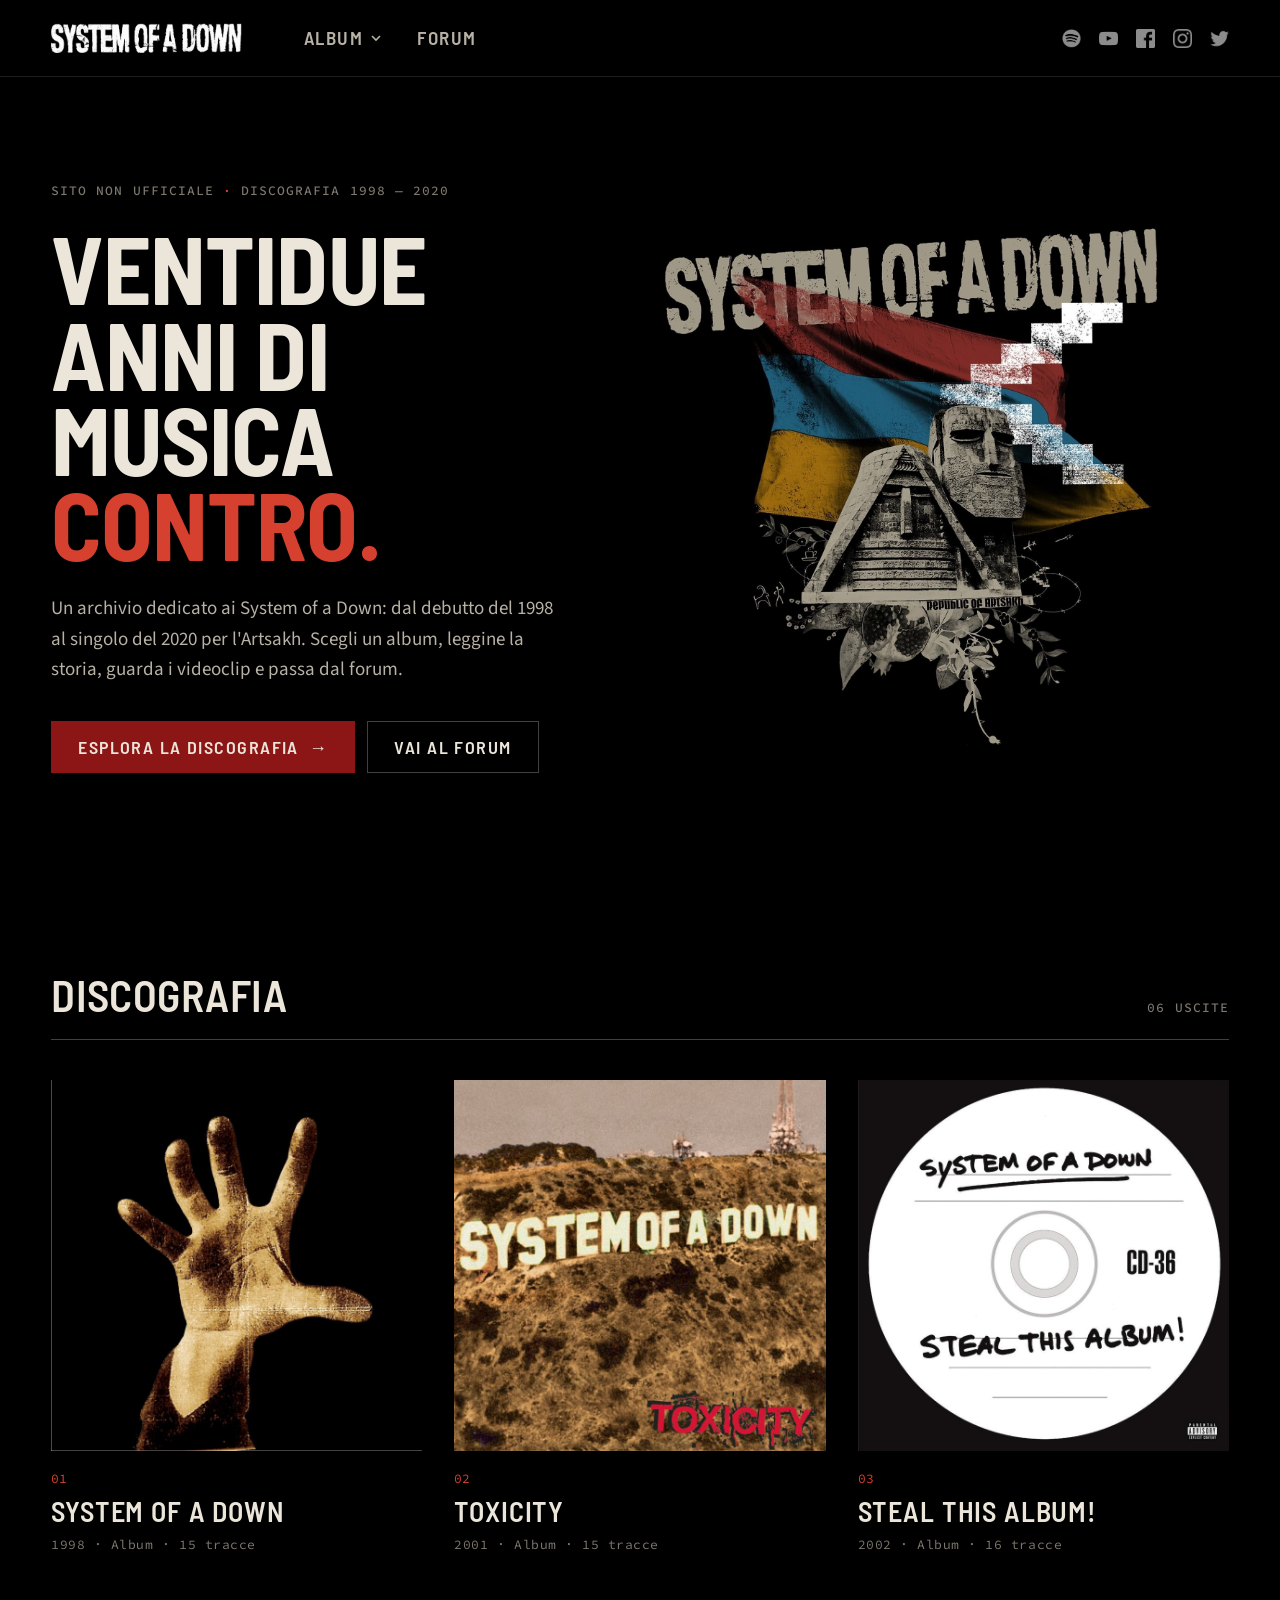
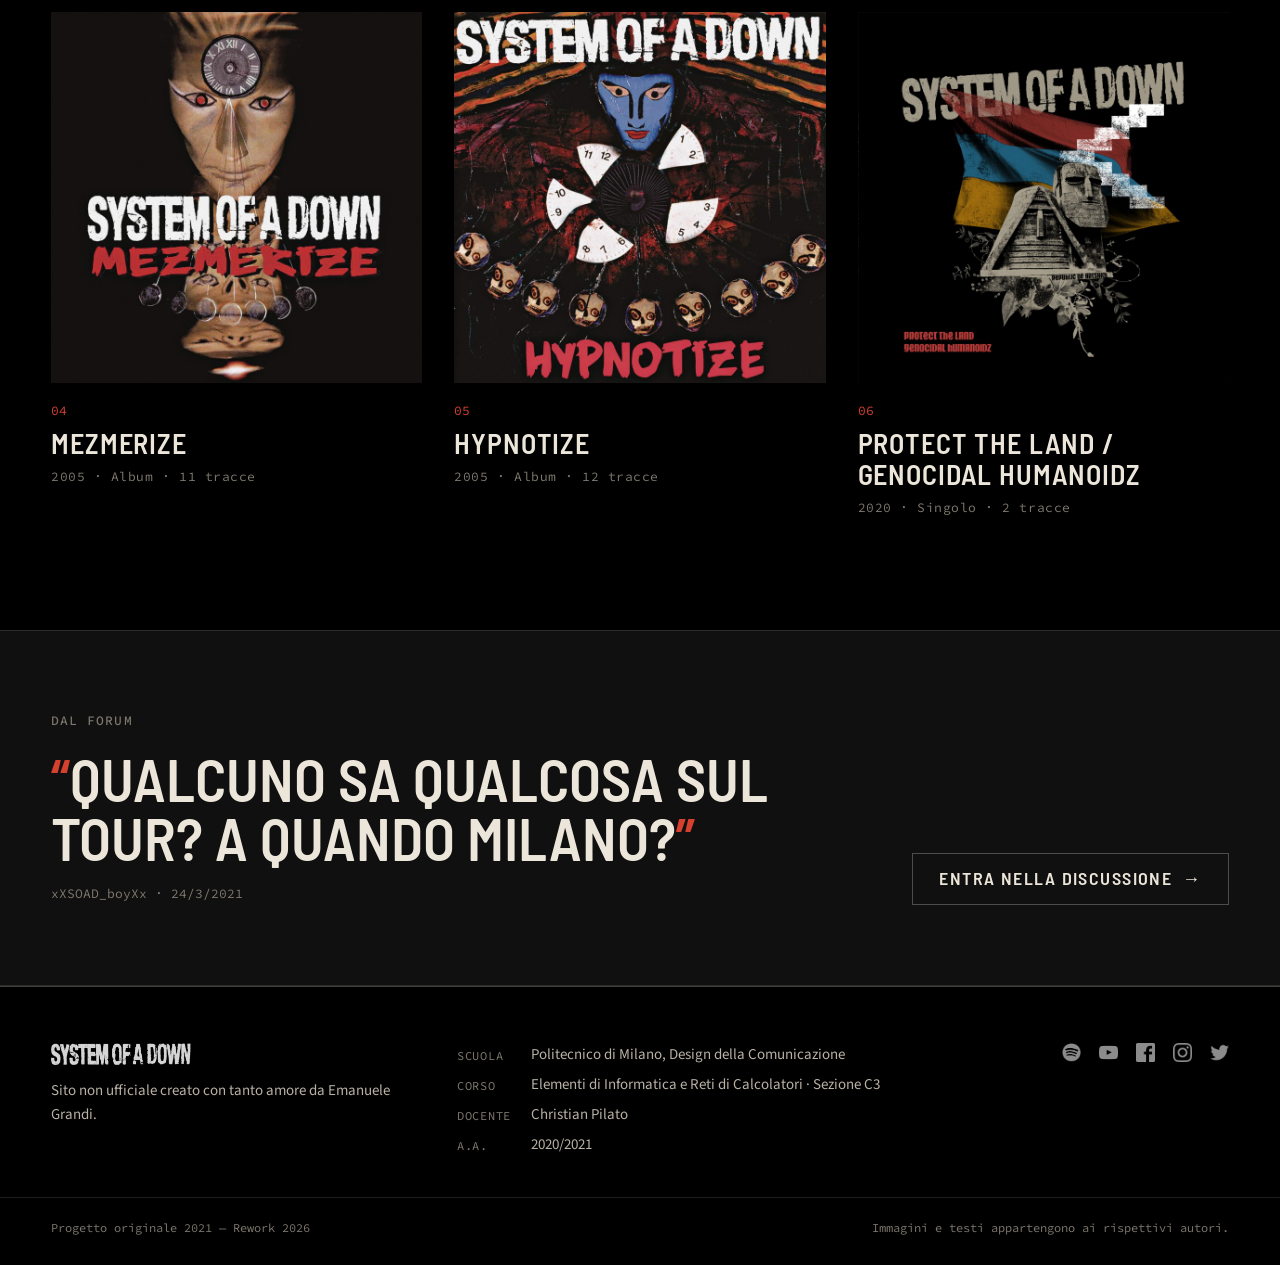
<file: index.html>
<!doctype html>
<html lang="it">
<head>
  <meta charset="utf-8">
  <meta name="viewport" content="width=device-width, initial-scale=1">
  <title>System of a Down — Sito non ufficiale</title>
  <meta name="description" content="Sito non ufficiale sulla discografia dei System of a Down.">
  <link rel="stylesheet" href="css/style.css">
  <script src="js/script.js" defer></script>
</head>
<body>

  <header class="site-header">
    <div class="wrap site-header__bar">
      <a class="brand" href="index.html"><img src="immagini/logo.png" alt="System of a Down — home"></a>

      <nav class="main-nav" aria-label="Navigazione principale">
        <button class="main-nav__item" type="button" data-album-toggle aria-expanded="false" aria-controls="album-panel">Album <svg class="main-nav__chevron" viewBox="0 0 10 10" aria-hidden="true"><path d="M1 3l4 4 4-4" fill="none" stroke="currentColor" stroke-width="1.6"/></svg></button>
        <a class="main-nav__item" href="forum.html">Forum</a>
      </nav>

      <nav class="socials" aria-label="Social della band">
        <a href="https://open.spotify.com/artist/5eAWCfyUhZtHHtBdNk56l1" target="_blank" rel="noopener"><img src="immagini/loghi/spotify.png" alt="Spotify"></a>
        <a href="https://www.youtube.com/channel/UC7-YMmnc0ppcWmio8t1WdcA" target="_blank" rel="noopener"><img src="immagini/loghi/youtube.png" alt="YouTube"></a>
        <a href="https://www.facebook.com/systemofadown/" target="_blank" rel="noopener"><img src="immagini/loghi/facebook.png" alt="Facebook"></a>
        <a href="https://www.instagram.com/systemofadown/" target="_blank" rel="noopener"><img src="immagini/loghi/instagram.png" alt="Instagram"></a>
        <a href="https://twitter.com/systemofadown" target="_blank" rel="noopener"><img src="immagini/loghi/twitter.png" alt="X / Twitter"></a>
      </nav>
    </div>

    <div class="album-panel" id="album-panel" hidden>
      <div class="wrap album-panel__inner">
        <p class="eyebrow">Discografia <b>·</b> 1998 — 2020</p>
        <div class="album-strip">
          <a class="album-card" href="soad.html">
            <div class="album-card__cover"><img src="immagini/soad-s.jpg" alt="" loading="lazy"></div>
            <p class="album-card__title">System of a Down</p>
            <p class="album-card__meta">1998 · Album</p>
          </a>
          <a class="album-card" href="toxicity.html">
            <div class="album-card__cover"><img src="immagini/toxicity-s.jpg" alt="" loading="lazy"></div>
            <p class="album-card__title">Toxicity</p>
            <p class="album-card__meta">2001 · Album</p>
          </a>
          <a class="album-card" href="stealthisalbum.html">
            <div class="album-card__cover"><img src="immagini/steal-s.jpg" alt="" loading="lazy"></div>
            <p class="album-card__title">Steal This Album!</p>
            <p class="album-card__meta">2002 · Album</p>
          </a>
          <a class="album-card" href="mezmerize.html">
            <div class="album-card__cover"><img src="immagini/mezmerize-s.jpg" alt="" loading="lazy"></div>
            <p class="album-card__title">Mezmerize</p>
            <p class="album-card__meta">2005 · Album</p>
          </a>
          <a class="album-card" href="hypnotize.html">
            <div class="album-card__cover"><img src="immagini/hypnotize-s.jpg" alt="" loading="lazy"></div>
            <p class="album-card__title">Hypnotize</p>
            <p class="album-card__meta">2005 · Album</p>
          </a>
          <a class="album-card" href="progen.html">
            <div class="album-card__cover"><img src="immagini/progen-s.jpg" alt="" loading="lazy"></div>
            <p class="album-card__title">Protect the Land / Genocidal Humanoidz</p>
            <p class="album-card__meta">2020 · Singolo</p>
          </a>
        </div>
      </div>
    </div>
  </header>

  <main>
    <section class="wrap hero">
      <div class="hero__text">
        <p class="eyebrow">Sito non ufficiale <b>·</b> Discografia 1998 — 2020</p>
        <h1 class="display hero__title">Ventidue anni di musica <em>contro.</em></h1>
        <p class="hero__lead">Un archivio dedicato ai System of a Down: dal debutto del 1998 al singolo del 2020 per l'Artsakh. Scegli un album, leggine la storia, guarda i videoclip e passa dal forum.</p>
        <div class="hero__actions">
          <a class="btn btn--primary" href="#discografia">Esplora la discografia <span class="btn__arrow" aria-hidden="true">→</span></a>
          <a class="btn" href="forum.html">Vai al forum</a>
        </div>
      </div>
      <div class="hero__art">
        <img src="immagini/sfondo.jpg" alt="Artwork dei System of a Down con la bandiera armena e il monumento Noi siamo le nostre montagne" width="1725" height="1647">
      </div>
    </section>

    <section class="wrap discography" id="discografia">
      <div class="section-head">
        <h2 class="section-title">Discografia</h2>
        <p class="eyebrow">06 uscite</p>
      </div>
      <div class="album-grid">
        <a class="album-card" href="soad.html">
          <div class="album-card__cover"><img src="immagini/soad.jpg" alt="Copertina di System of a Down" loading="lazy"></div>
          <span class="album-card__num">01</span>
          <h3 class="album-card__title">System of a Down</h3>
          <p class="album-card__meta">1998 · Album · 15 tracce</p>
        </a>
        <a class="album-card" href="toxicity.html">
          <div class="album-card__cover"><img src="immagini/toxicity.jpg" alt="Copertina di Toxicity" loading="lazy"></div>
          <span class="album-card__num">02</span>
          <h3 class="album-card__title">Toxicity</h3>
          <p class="album-card__meta">2001 · Album · 15 tracce</p>
        </a>
        <a class="album-card" href="stealthisalbum.html">
          <div class="album-card__cover"><img src="immagini/steal.jpg" alt="Copertina di Steal This Album!" loading="lazy"></div>
          <span class="album-card__num">03</span>
          <h3 class="album-card__title">Steal This Album!</h3>
          <p class="album-card__meta">2002 · Album · 16 tracce</p>
        </a>
        <a class="album-card" href="mezmerize.html">
          <div class="album-card__cover"><img src="immagini/mezmerize.jpg" alt="Copertina di Mezmerize" loading="lazy"></div>
          <span class="album-card__num">04</span>
          <h3 class="album-card__title">Mezmerize</h3>
          <p class="album-card__meta">2005 · Album · 11 tracce</p>
        </a>
        <a class="album-card" href="hypnotize.html">
          <div class="album-card__cover"><img src="immagini/hypnotize.jpg" alt="Copertina di Hypnotize" loading="lazy"></div>
          <span class="album-card__num">05</span>
          <h3 class="album-card__title">Hypnotize</h3>
          <p class="album-card__meta">2005 · Album · 12 tracce</p>
        </a>
        <a class="album-card" href="progen.html">
          <div class="album-card__cover"><img src="immagini/progen.jpg" alt="Copertina di Protect the Land / Genocidal Humanoidz" loading="lazy"></div>
          <span class="album-card__num">06</span>
          <h3 class="album-card__title">Protect the Land / Genocidal Humanoidz</h3>
          <p class="album-card__meta">2020 · Singolo · 2 tracce</p>
        </a>
      </div>
    </section>

    <section class="forum-teaser">
      <div class="wrap forum-teaser__inner">
        <div>
          <p class="eyebrow">Dal forum</p>
          <blockquote>qualcuno sa qualcosa sul tour? a quando milano?</blockquote>
          <cite>xXSOAD_boyXx · 24/3/2021</cite>
        </div>
        <a class="btn" href="forum.html">Entra nella discussione <span class="btn__arrow" aria-hidden="true">→</span></a>
      </div>
    </section>
  </main>

  <footer class="site-footer">
    <div class="wrap site-footer__grid">
      <div>
        <img class="footer-logo" src="immagini/logo.png" alt="System of a Down">
        <p>Sito non ufficiale creato con tanto amore da Emanuele Grandi.</p>
      </div>
      <dl class="credits">
        <dt>Scuola</dt><dd>Politecnico di Milano, Design della Comunicazione</dd>
        <dt>Corso</dt><dd>Elementi di Informatica e Reti di Calcolatori · Sezione C3</dd>
        <dt>Docente</dt><dd>Christian Pilato</dd>
        <dt>A.A.</dt><dd>2020/2021</dd>
      </dl>
      <nav class="socials" aria-label="Social della band">
        <a href="https://open.spotify.com/artist/5eAWCfyUhZtHHtBdNk56l1" target="_blank" rel="noopener"><img src="immagini/loghi/spotify.png" alt="Spotify"></a>
        <a href="https://www.youtube.com/channel/UC7-YMmnc0ppcWmio8t1WdcA" target="_blank" rel="noopener"><img src="immagini/loghi/youtube.png" alt="YouTube"></a>
        <a href="https://www.facebook.com/systemofadown/" target="_blank" rel="noopener"><img src="immagini/loghi/facebook.png" alt="Facebook"></a>
        <a href="https://www.instagram.com/systemofadown/" target="_blank" rel="noopener"><img src="immagini/loghi/instagram.png" alt="Instagram"></a>
        <a href="https://twitter.com/systemofadown" target="_blank" rel="noopener"><img src="immagini/loghi/twitter.png" alt="X / Twitter"></a>
      </nav>
    </div>
    <div class="wrap site-footer__base">
      <span>Progetto originale 2021 — Rework 2026</span>
      <span>Immagini e testi appartengono ai rispettivi autori.</span>
    </div>
  </footer>

</body>
</html>
</file>
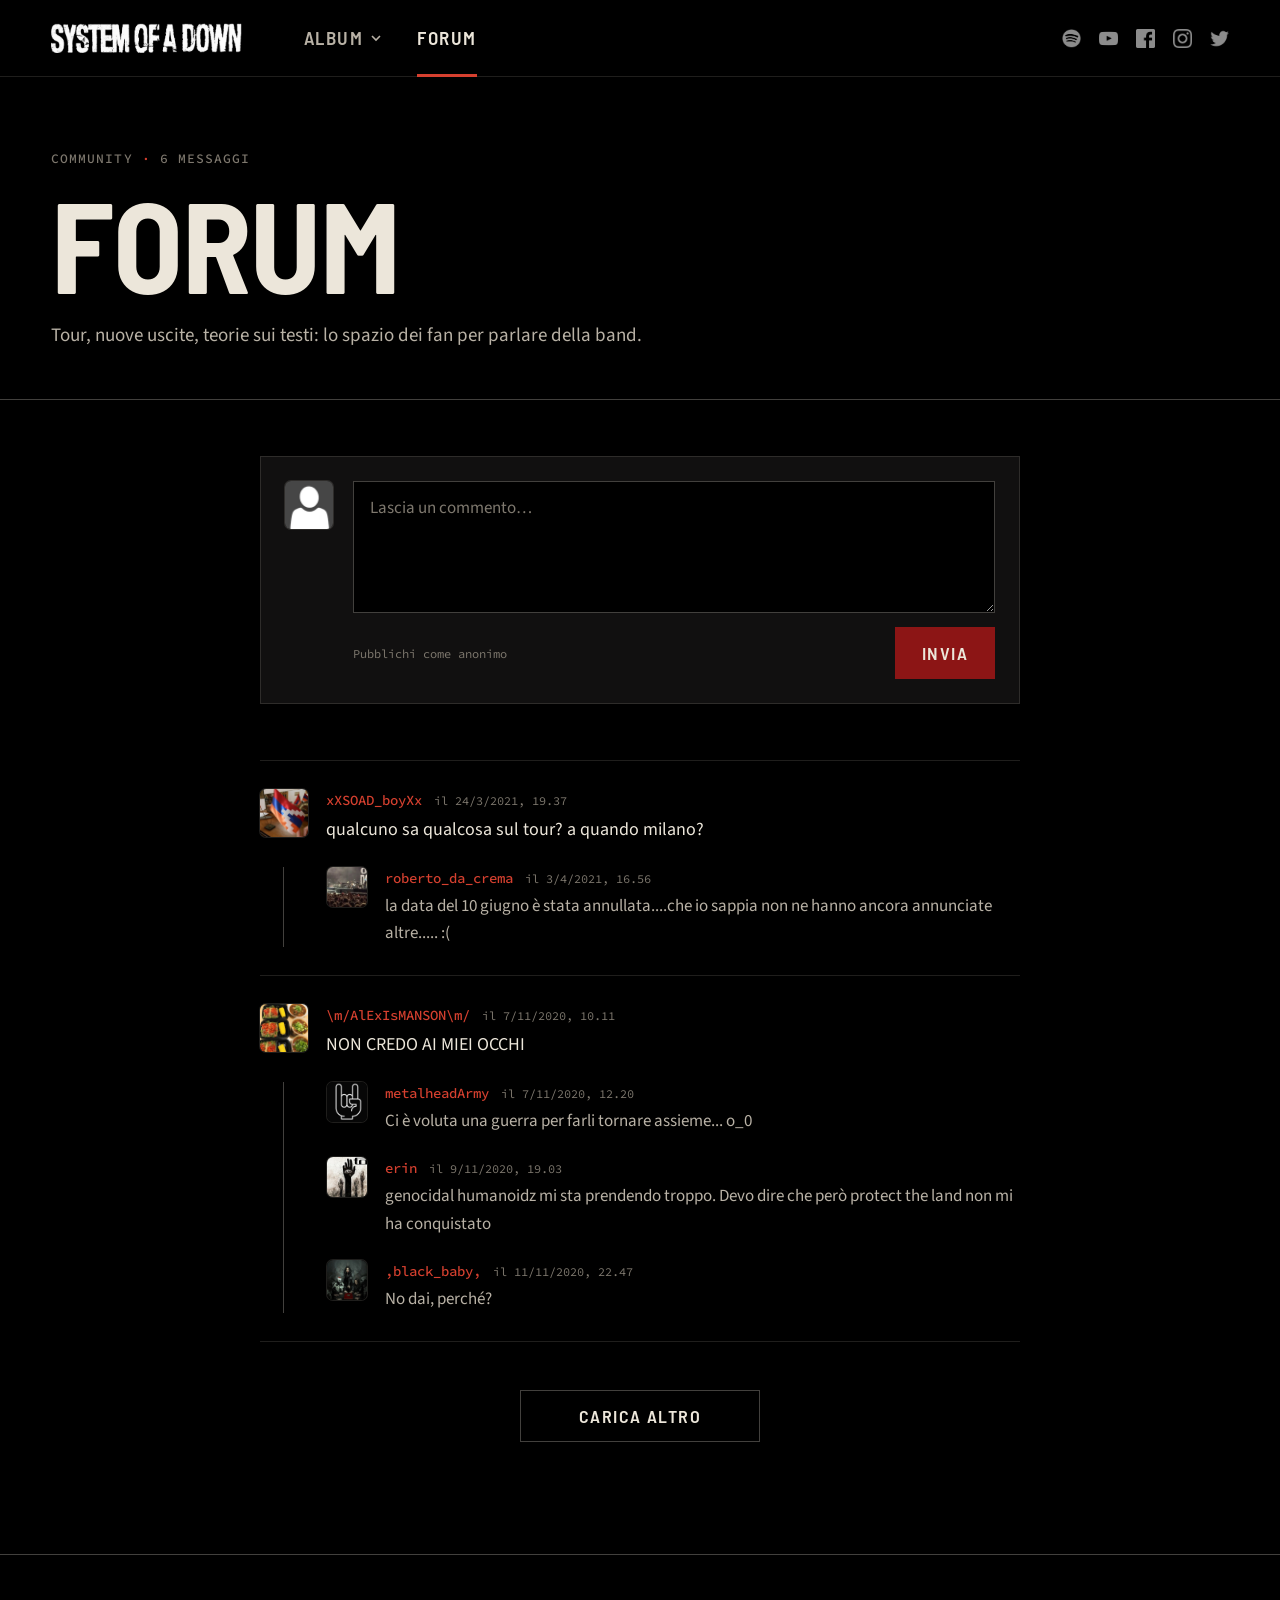
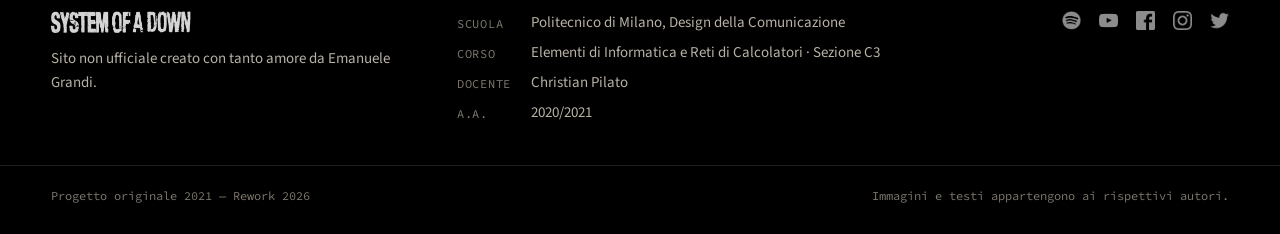
<file: forum.html>
<!doctype html>
<html lang="it">
<head>
  <meta charset="utf-8">
  <meta name="viewport" content="width=device-width, initial-scale=1">
  <title>Forum — System of a Down</title>
  <meta name="description" content="Sito non ufficiale sulla discografia dei System of a Down.">
  <link rel="stylesheet" href="css/style.css">
  <script src="js/script.js" defer></script>
</head>
<body>

  <header class="site-header">
    <div class="wrap site-header__bar">
      <a class="brand" href="index.html"><img src="immagini/logo.png" alt="System of a Down — home"></a>

      <nav class="main-nav" aria-label="Navigazione principale">
        <button class="main-nav__item" type="button" data-album-toggle aria-expanded="false" aria-controls="album-panel">Album <svg class="main-nav__chevron" viewBox="0 0 10 10" aria-hidden="true"><path d="M1 3l4 4 4-4" fill="none" stroke="currentColor" stroke-width="1.6"/></svg></button>
        <a class="main-nav__item" href="forum.html" aria-current="page">Forum</a>
      </nav>

      <nav class="socials" aria-label="Social della band">
        <a href="https://open.spotify.com/artist/5eAWCfyUhZtHHtBdNk56l1" target="_blank" rel="noopener"><img src="immagini/loghi/spotify.png" alt="Spotify"></a>
        <a href="https://www.youtube.com/channel/UC7-YMmnc0ppcWmio8t1WdcA" target="_blank" rel="noopener"><img src="immagini/loghi/youtube.png" alt="YouTube"></a>
        <a href="https://www.facebook.com/systemofadown/" target="_blank" rel="noopener"><img src="immagini/loghi/facebook.png" alt="Facebook"></a>
        <a href="https://www.instagram.com/systemofadown/" target="_blank" rel="noopener"><img src="immagini/loghi/instagram.png" alt="Instagram"></a>
        <a href="https://twitter.com/systemofadown" target="_blank" rel="noopener"><img src="immagini/loghi/twitter.png" alt="X / Twitter"></a>
      </nav>
    </div>

    <div class="album-panel" id="album-panel" hidden>
      <div class="wrap album-panel__inner">
        <p class="eyebrow">Discografia <b>·</b> 1998 — 2020</p>
        <div class="album-strip">
          <a class="album-card" href="soad.html">
            <div class="album-card__cover"><img src="immagini/soad-s.jpg" alt="" loading="lazy"></div>
            <p class="album-card__title">System of a Down</p>
            <p class="album-card__meta">1998 · Album</p>
          </a>
          <a class="album-card" href="toxicity.html">
            <div class="album-card__cover"><img src="immagini/toxicity-s.jpg" alt="" loading="lazy"></div>
            <p class="album-card__title">Toxicity</p>
            <p class="album-card__meta">2001 · Album</p>
          </a>
          <a class="album-card" href="stealthisalbum.html">
            <div class="album-card__cover"><img src="immagini/steal-s.jpg" alt="" loading="lazy"></div>
            <p class="album-card__title">Steal This Album!</p>
            <p class="album-card__meta">2002 · Album</p>
          </a>
          <a class="album-card" href="mezmerize.html">
            <div class="album-card__cover"><img src="immagini/mezmerize-s.jpg" alt="" loading="lazy"></div>
            <p class="album-card__title">Mezmerize</p>
            <p class="album-card__meta">2005 · Album</p>
          </a>
          <a class="album-card" href="hypnotize.html">
            <div class="album-card__cover"><img src="immagini/hypnotize-s.jpg" alt="" loading="lazy"></div>
            <p class="album-card__title">Hypnotize</p>
            <p class="album-card__meta">2005 · Album</p>
          </a>
          <a class="album-card" href="progen.html">
            <div class="album-card__cover"><img src="immagini/progen-s.jpg" alt="" loading="lazy"></div>
            <p class="album-card__title">Protect the Land / Genocidal Humanoidz</p>
            <p class="album-card__meta">2020 · Singolo</p>
          </a>
        </div>
      </div>
    </div>
  </header>

  <main>
    <section class="wrap page-head">
      <p class="eyebrow">Community <b>·</b> 6 messaggi</p>
      <h1 class="display page-head__title">Forum</h1>
      <p class="page-head__lead">Tour, nuove uscite, teorie sui testi: lo spazio dei fan per parlare della band.</p>
    </section>

    <div class="wrap forum">
      <div class="composer">
        <img class="avatar" src="immagini/useran.jpg" alt="">
        <form id="composer">
          <label class="visually-hidden" for="comment">Il tuo commento</label>
          <textarea id="comment" name="post" placeholder="Lascia un commento…" rows="4"></textarea>
          <div class="composer__row">
            <span class="composer__hint">Pubblichi come anonimo</span>
            <button class="btn btn--primary" type="submit">Invia</button>
          </div>
        </form>
      </div>

      <div id="threads">
        <article class="thread">
          <div class="post">
            <img class="avatar" src="immagini/user1.jpg" alt="">
            <div class="post__body">
              <p class="post__meta"><a class="post__author" href="utente.html">xXSOAD_boyXx</a><span class="post__date">il 24/3/2021, 19.37</span></p>
              <p class="post__text">qualcuno sa qualcosa sul tour? a quando milano?</p>
            </div>
          </div>
          <div class="replies">
            <div class="post">
              <img class="avatar" src="immagini/user2.jpg" alt="">
              <div class="post__body">
                <p class="post__meta"><a class="post__author" href="utente.html">roberto_da_crema</a><span class="post__date">il 3/4/2021, 16.56</span></p>
                <p class="post__text">la data del 10 giugno è stata annullata....che io sappia non ne hanno ancora annunciate altre..... :(</p>
              </div>
            </div>
          </div>
        </article>
        <article class="thread">
          <div class="post">
            <img class="avatar" src="immagini/user3.jpg" alt="">
            <div class="post__body">
              <p class="post__meta"><a class="post__author" href="utente.html">\m/AlExIsMANSON\m/</a><span class="post__date">il 7/11/2020, 10.11</span></p>
              <p class="post__text">NON CREDO AI MIEI OCCHI</p>
            </div>
          </div>
          <div class="replies">
            <div class="post">
              <img class="avatar" src="immagini/user4.jpeg" alt="">
              <div class="post__body">
                <p class="post__meta"><a class="post__author" href="utente.html">metalheadArmy</a><span class="post__date">il 7/11/2020, 12.20</span></p>
                <p class="post__text">Ci è voluta una guerra per farli tornare assieme... o_0</p>
              </div>
            </div>
            <div class="post">
              <img class="avatar" src="immagini/user5.jpg" alt="">
              <div class="post__body">
                <p class="post__meta"><a class="post__author" href="utente.html">erin</a><span class="post__date">il 9/11/2020, 19.03</span></p>
                <p class="post__text">genocidal humanoidz mi sta prendendo troppo. Devo dire che però protect the land non mi ha conquistato</p>
              </div>
            </div>
            <div class="post">
              <img class="avatar" src="immagini/user6.jpg" alt="">
              <div class="post__body">
                <p class="post__meta"><a class="post__author" href="utente.html">,black_baby,</a><span class="post__date">il 11/11/2020, 22.47</span></p>
                <p class="post__text">No dai, perché?</p>
              </div>
            </div>
          </div>
        </article>
      </div>

      <div class="load-more">
        <button class="btn" id="load-more" type="button">Carica altro</button>
      </div>
    </div>
  </main>

  <footer class="site-footer">
    <div class="wrap site-footer__grid">
      <div>
        <img class="footer-logo" src="immagini/logo.png" alt="System of a Down">
        <p>Sito non ufficiale creato con tanto amore da Emanuele Grandi.</p>
      </div>
      <dl class="credits">
        <dt>Scuola</dt><dd>Politecnico di Milano, Design della Comunicazione</dd>
        <dt>Corso</dt><dd>Elementi di Informatica e Reti di Calcolatori · Sezione C3</dd>
        <dt>Docente</dt><dd>Christian Pilato</dd>
        <dt>A.A.</dt><dd>2020/2021</dd>
      </dl>
      <nav class="socials" aria-label="Social della band">
        <a href="https://open.spotify.com/artist/5eAWCfyUhZtHHtBdNk56l1" target="_blank" rel="noopener"><img src="immagini/loghi/spotify.png" alt="Spotify"></a>
        <a href="https://www.youtube.com/channel/UC7-YMmnc0ppcWmio8t1WdcA" target="_blank" rel="noopener"><img src="immagini/loghi/youtube.png" alt="YouTube"></a>
        <a href="https://www.facebook.com/systemofadown/" target="_blank" rel="noopener"><img src="immagini/loghi/facebook.png" alt="Facebook"></a>
        <a href="https://www.instagram.com/systemofadown/" target="_blank" rel="noopener"><img src="immagini/loghi/instagram.png" alt="Instagram"></a>
        <a href="https://twitter.com/systemofadown" target="_blank" rel="noopener"><img src="immagini/loghi/twitter.png" alt="X / Twitter"></a>
      </nav>
    </div>
    <div class="wrap site-footer__base">
      <span>Progetto originale 2021 — Rework 2026</span>
      <span>Immagini e testi appartengono ai rispettivi autori.</span>
    </div>
  </footer>

</body>
</html>
</file>
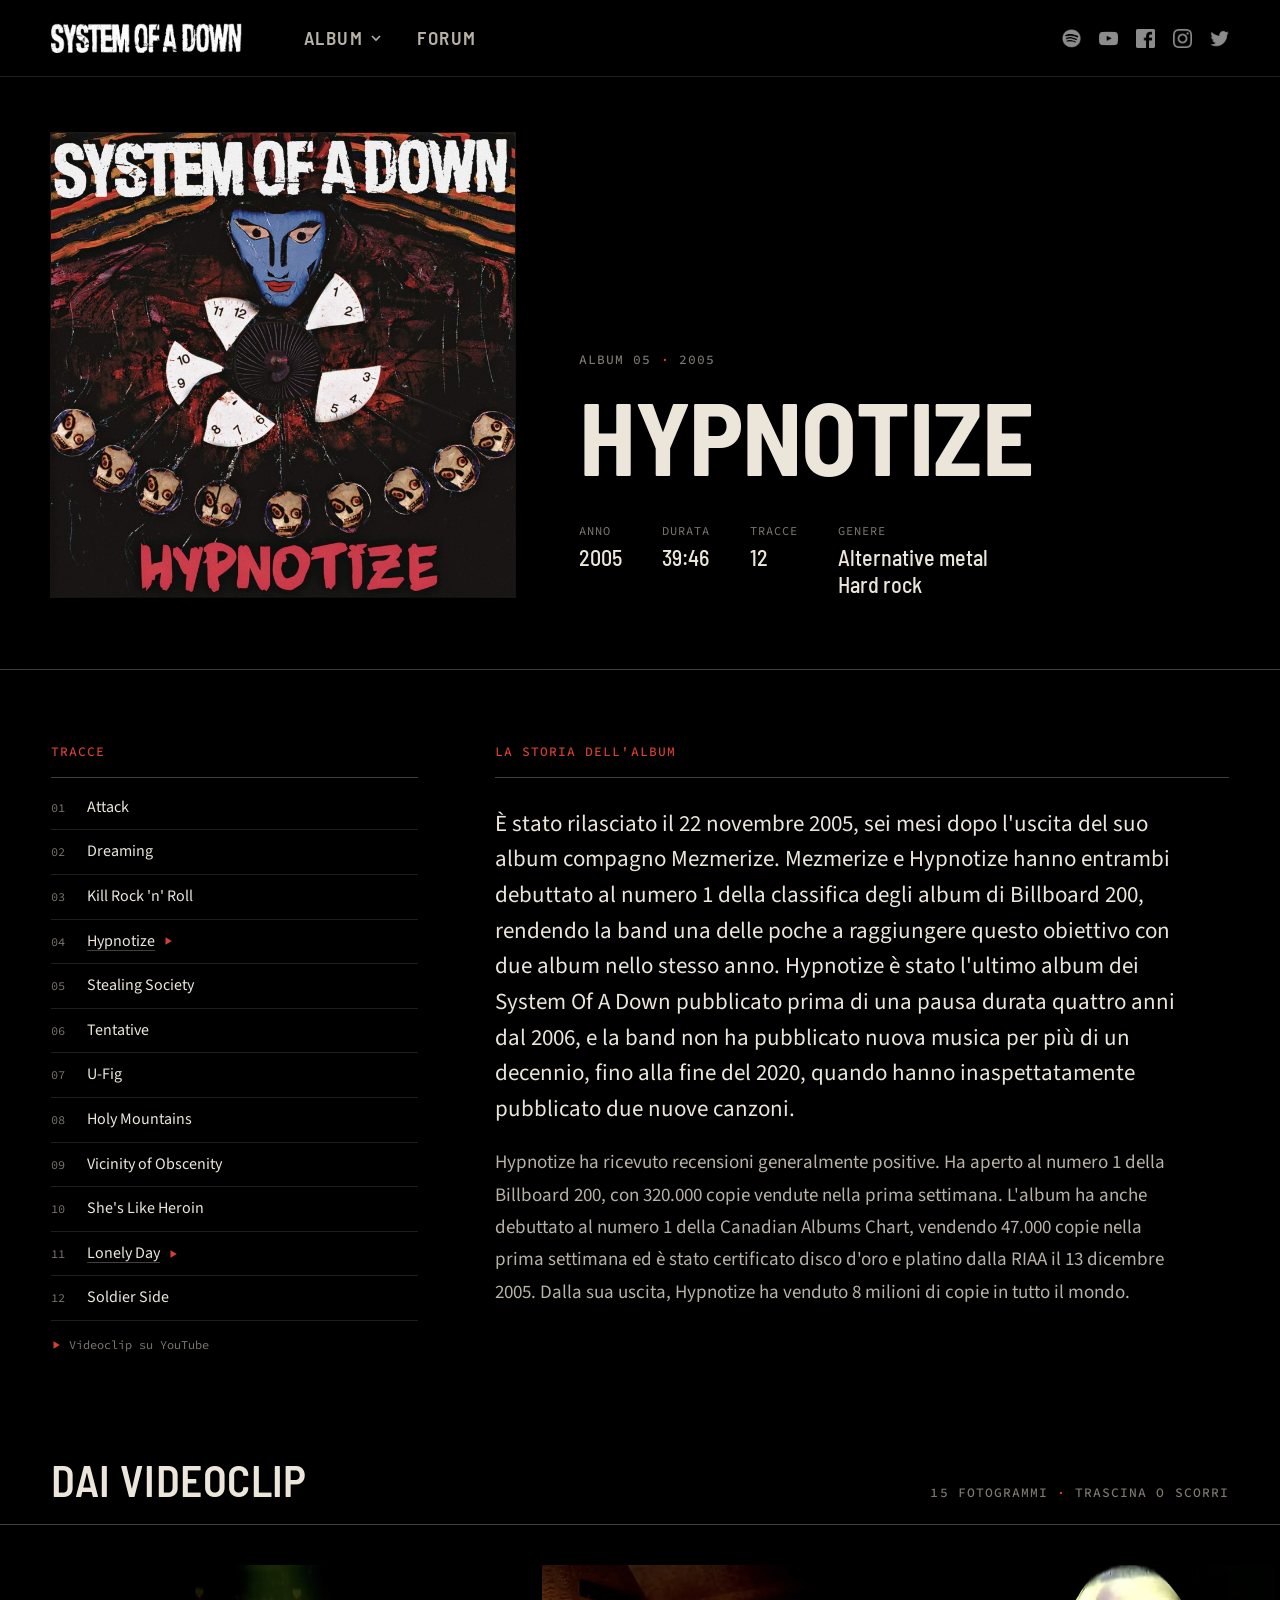
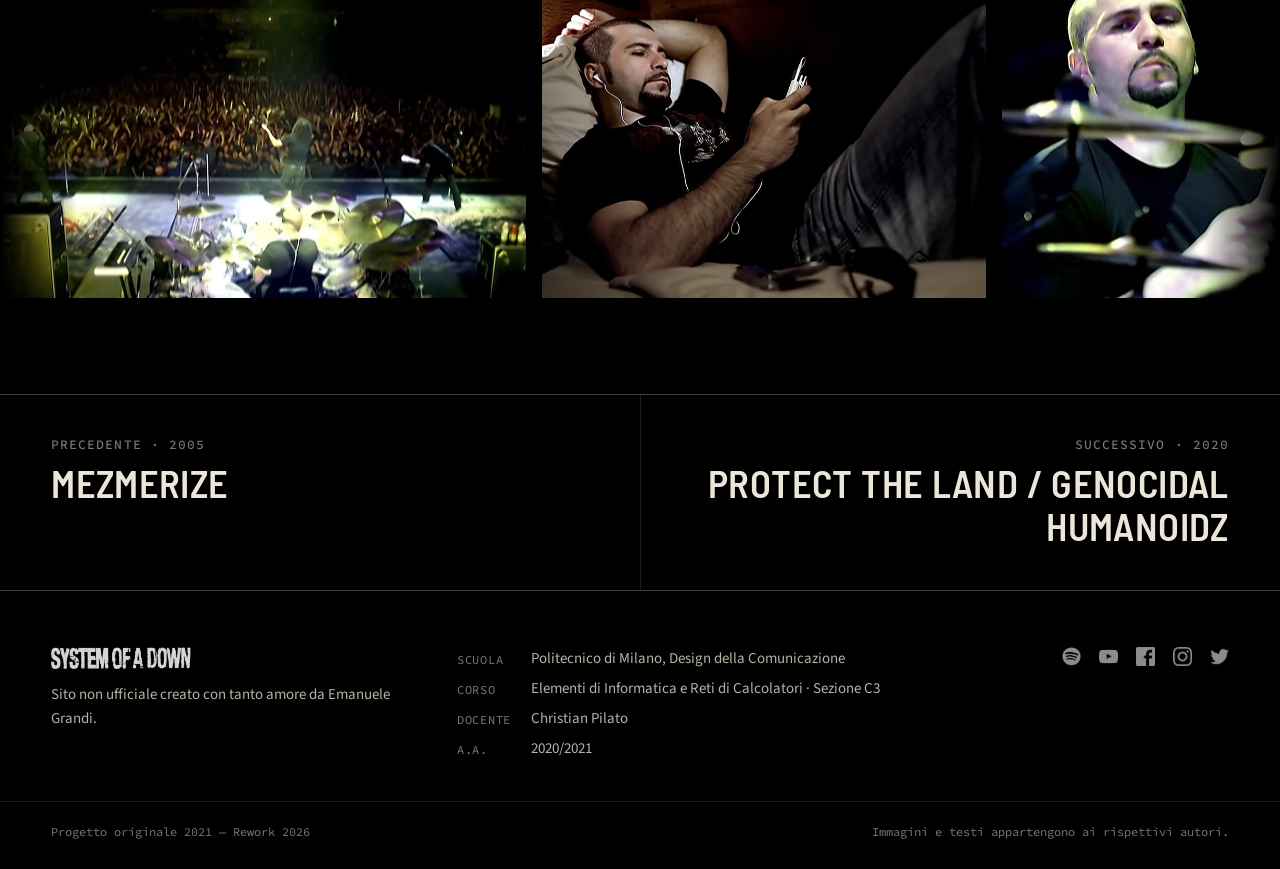
<file: hypnotize.html>
<!doctype html>
<html lang="it">
<head>
  <meta charset="utf-8">
  <meta name="viewport" content="width=device-width, initial-scale=1">
  <title>Hypnotize — System of a Down</title>
  <meta name="description" content="Hypnotize (2005): tracce, storia e videoclip.">
  <link rel="stylesheet" href="css/style.css">
  <script src="js/script.js" defer></script>
</head>
<body>

  <header class="site-header">
    <div class="wrap site-header__bar">
      <a class="brand" href="index.html"><img src="immagini/logo.png" alt="System of a Down — home"></a>

      <nav class="main-nav" aria-label="Navigazione principale">
        <button class="main-nav__item" type="button" data-album-toggle aria-expanded="false" aria-controls="album-panel">Album <svg class="main-nav__chevron" viewBox="0 0 10 10" aria-hidden="true"><path d="M1 3l4 4 4-4" fill="none" stroke="currentColor" stroke-width="1.6"/></svg></button>
        <a class="main-nav__item" href="forum.html">Forum</a>
      </nav>

      <nav class="socials" aria-label="Social della band">
        <a href="https://open.spotify.com/artist/5eAWCfyUhZtHHtBdNk56l1" target="_blank" rel="noopener"><img src="immagini/loghi/spotify.png" alt="Spotify"></a>
        <a href="https://www.youtube.com/channel/UC7-YMmnc0ppcWmio8t1WdcA" target="_blank" rel="noopener"><img src="immagini/loghi/youtube.png" alt="YouTube"></a>
        <a href="https://www.facebook.com/systemofadown/" target="_blank" rel="noopener"><img src="immagini/loghi/facebook.png" alt="Facebook"></a>
        <a href="https://www.instagram.com/systemofadown/" target="_blank" rel="noopener"><img src="immagini/loghi/instagram.png" alt="Instagram"></a>
        <a href="https://twitter.com/systemofadown" target="_blank" rel="noopener"><img src="immagini/loghi/twitter.png" alt="X / Twitter"></a>
      </nav>
    </div>

    <div class="album-panel" id="album-panel" hidden>
      <div class="wrap album-panel__inner">
        <p class="eyebrow">Discografia <b>·</b> 1998 — 2020</p>
        <div class="album-strip">
          <a class="album-card" href="soad.html">
            <div class="album-card__cover"><img src="immagini/soad-s.jpg" alt="" loading="lazy"></div>
            <p class="album-card__title">System of a Down</p>
            <p class="album-card__meta">1998 · Album</p>
          </a>
          <a class="album-card" href="toxicity.html">
            <div class="album-card__cover"><img src="immagini/toxicity-s.jpg" alt="" loading="lazy"></div>
            <p class="album-card__title">Toxicity</p>
            <p class="album-card__meta">2001 · Album</p>
          </a>
          <a class="album-card" href="stealthisalbum.html">
            <div class="album-card__cover"><img src="immagini/steal-s.jpg" alt="" loading="lazy"></div>
            <p class="album-card__title">Steal This Album!</p>
            <p class="album-card__meta">2002 · Album</p>
          </a>
          <a class="album-card" href="mezmerize.html">
            <div class="album-card__cover"><img src="immagini/mezmerize-s.jpg" alt="" loading="lazy"></div>
            <p class="album-card__title">Mezmerize</p>
            <p class="album-card__meta">2005 · Album</p>
          </a>
          <a class="album-card" href="hypnotize.html" aria-current="page">
            <div class="album-card__cover"><img src="immagini/hypnotize-s.jpg" alt="" loading="lazy"></div>
            <p class="album-card__title">Hypnotize</p>
            <p class="album-card__meta">2005 · Album</p>
          </a>
          <a class="album-card" href="progen.html">
            <div class="album-card__cover"><img src="immagini/progen-s.jpg" alt="" loading="lazy"></div>
            <p class="album-card__title">Protect the Land / Genocidal Humanoidz</p>
            <p class="album-card__meta">2020 · Singolo</p>
          </a>
        </div>
      </div>
    </div>
  </header>

  <main>
    <section class="wrap album-hero">
      <div class="album-hero__cover">
        <img src="immagini/hypnotize.jpg" alt="Copertina di Hypnotize" width="800" height="800">
      </div>
      <div>
        <p class="eyebrow">Album 05 <b>·</b> 2005</p>
        <h1 class="display album-hero__title">Hypnotize</h1>
        <dl class="facts">
          <div><dt>Anno</dt><dd>2005</dd></div>
          <div><dt>Durata</dt><dd>39:46</dd></div>
          <div><dt>Tracce</dt><dd>12</dd></div>
          <div><dt>Genere</dt><dd>Alternative metal<br>Hard rock</dd></div>
        </dl>
      </div>
    </section>

    <div class="wrap album-body">
      <aside class="tracklist" aria-labelledby="tracce">
        <h2 class="block-label" id="tracce">Tracce</h2>
        <ol>
            <li><span>Attack</span></li>
            <li><span>Dreaming</span></li>
            <li><span>Kill Rock &#x27;n&#x27; Roll</span></li>
            <li><a class="track-link" href="https://www.youtube.com/watch?v=LoheCz4t2xc" target="_blank" rel="noopener">Hypnotize <svg class="play-icon" viewBox="0 0 12 12" aria-hidden="true"><path d="M3 1.5v9l7.5-4.5z" fill="currentColor"/></svg><span class="visually-hidden"> (videoclip su YouTube, si apre in una nuova scheda)</span></a></li>
            <li><span>Stealing Society</span></li>
            <li><span>Tentative</span></li>
            <li><span>U-Fig</span></li>
            <li><span>Holy Mountains</span></li>
            <li><span>Vicinity of Obscenity</span></li>
            <li><span>She&#x27;s Like Heroin</span></li>
            <li><a class="track-link" href="https://www.youtube.com/watch?v=DnGdoEa1tPg" target="_blank" rel="noopener">Lonely Day <svg class="play-icon" viewBox="0 0 12 12" aria-hidden="true"><path d="M3 1.5v9l7.5-4.5z" fill="currentColor"/></svg><span class="visually-hidden"> (videoclip su YouTube, si apre in una nuova scheda)</span></a></li>
            <li><span>Soldier Side</span></li>
        </ol>
        <p class="tracklist__note"><svg class="play-icon" viewBox="0 0 12 12" aria-hidden="true"><path d="M3 1.5v9l7.5-4.5z" fill="currentColor"/></svg> Videoclip su YouTube</p>
      </aside>

      <article>
        <h2 class="block-label">La storia dell'album</h2>
        <div class="prose">
          <p>È stato rilasciato il 22 novembre 2005, sei mesi dopo l'uscita del suo album compagno Mezmerize. Mezmerize e Hypnotize hanno entrambi debuttato al numero 1 della classifica degli album di Billboard 200, rendendo la band una delle poche a raggiungere questo obiettivo con due album nello stesso anno. Hypnotize è stato l'ultimo album dei System Of A Down pubblicato prima di una pausa durata quattro anni dal 2006, e la band non ha pubblicato nuova musica per più di un decennio, fino alla fine del 2020, quando hanno inaspettatamente pubblicato due nuove canzoni.</p>
          <p>Hypnotize ha ricevuto recensioni generalmente positive. Ha aperto al numero 1 della Billboard 200, con 320.000 copie vendute nella prima settimana. L'album ha anche debuttato al numero 1 della Canadian Albums Chart, vendendo 47.000 copie nella prima settimana ed è stato certificato disco d'oro e platino dalla RIAA il 13 dicembre 2005. Dalla sua uscita, Hypnotize ha venduto 8 milioni di copie in tutto il mondo.</p>
        </div>
      </article>
    </div>

    <section class="gallery" aria-labelledby="galleria">
      <div class="wrap section-head">
        <h2 class="section-title" id="galleria">Dai videoclip</h2>
        <p class="eyebrow">15 fotogrammi <b>·</b> trascina o scorri</p>
      </div>
      <div class="gallery__track" data-gallery tabindex="0" aria-label="Galleria di fotogrammi dai videoclip, scorrevole in orizzontale">
        <ul class="gallery__list">
          <li><img src="immagini/galleria/hypnotize/hypnotize-01.jpg" alt="Fotogramma da un videoclip di Hypnotize" width="1060" height="640" loading="lazy" draggable="false"></li>
          <li><img src="immagini/galleria/hypnotize/hypnotize-02.jpg" alt="Fotogramma da un videoclip di Hypnotize" width="853" height="640" loading="lazy" draggable="false"></li>
          <li><img src="immagini/galleria/hypnotize/hypnotize-03.jpg" alt="Fotogramma da un videoclip di Hypnotize" width="1062" height="640" loading="lazy" draggable="false"></li>
          <li><img src="immagini/galleria/hypnotize/hypnotize-04.jpg" alt="Fotogramma da un videoclip di Hypnotize" width="850" height="640" loading="lazy" draggable="false"></li>
          <li><img src="immagini/galleria/hypnotize/hypnotize-05.jpg" alt="Fotogramma da un videoclip di Hypnotize" width="850" height="640" loading="lazy" draggable="false"></li>
          <li><img src="immagini/galleria/hypnotize/hypnotize-06.jpg" alt="Fotogramma da un videoclip di Hypnotize" width="853" height="640" loading="lazy" draggable="false"></li>
          <li><img src="immagini/galleria/hypnotize/hypnotize-07.jpg" alt="Fotogramma da un videoclip di Hypnotize" width="1060" height="640" loading="lazy" draggable="false"></li>
          <li><img src="immagini/galleria/hypnotize/hypnotize-08.jpg" alt="Fotogramma da un videoclip di Hypnotize" width="1061" height="640" loading="lazy" draggable="false"></li>
          <li><img src="immagini/galleria/hypnotize/hypnotize-09.jpg" alt="Fotogramma da un videoclip di Hypnotize" width="850" height="640" loading="lazy" draggable="false"></li>
          <li><img src="immagini/galleria/hypnotize/hypnotize-10.jpg" alt="Fotogramma da un videoclip di Hypnotize" width="1139" height="640" loading="lazy" draggable="false"></li>
          <li><img src="immagini/galleria/hypnotize/hypnotize-11.jpg" alt="Fotogramma da un videoclip di Hypnotize" width="1061" height="640" loading="lazy" draggable="false"></li>
          <li><img src="immagini/galleria/hypnotize/hypnotize-12.jpg" alt="Fotogramma da un videoclip di Hypnotize" width="851" height="640" loading="lazy" draggable="false"></li>
          <li><img src="immagini/galleria/hypnotize/hypnotize-13.jpg" alt="Fotogramma da un videoclip di Hypnotize" width="850" height="640" loading="lazy" draggable="false"></li>
          <li><img src="immagini/galleria/hypnotize/hypnotize-14.jpg" alt="Fotogramma da un videoclip di Hypnotize" width="850" height="640" loading="lazy" draggable="false"></li>
          <li><img src="immagini/galleria/hypnotize/hypnotize-15.jpg" alt="Fotogramma da un videoclip di Hypnotize" width="853" height="640" loading="lazy" draggable="false"></li>
        </ul>
      </div>
    </section>

    <nav class="wrap album-pager" aria-label="Altri album">
      <a href="mezmerize.html"><span class="eyebrow">Precedente · 2005</span><strong>Mezmerize</strong></a>
      <a href="progen.html"><span class="eyebrow">Successivo · 2020</span><strong>Protect the Land / Genocidal Humanoidz</strong></a>
    </nav>
  </main>

  <footer class="site-footer">
    <div class="wrap site-footer__grid">
      <div>
        <img class="footer-logo" src="immagini/logo.png" alt="System of a Down">
        <p>Sito non ufficiale creato con tanto amore da Emanuele Grandi.</p>
      </div>
      <dl class="credits">
        <dt>Scuola</dt><dd>Politecnico di Milano, Design della Comunicazione</dd>
        <dt>Corso</dt><dd>Elementi di Informatica e Reti di Calcolatori · Sezione C3</dd>
        <dt>Docente</dt><dd>Christian Pilato</dd>
        <dt>A.A.</dt><dd>2020/2021</dd>
      </dl>
      <nav class="socials" aria-label="Social della band">
        <a href="https://open.spotify.com/artist/5eAWCfyUhZtHHtBdNk56l1" target="_blank" rel="noopener"><img src="immagini/loghi/spotify.png" alt="Spotify"></a>
        <a href="https://www.youtube.com/channel/UC7-YMmnc0ppcWmio8t1WdcA" target="_blank" rel="noopener"><img src="immagini/loghi/youtube.png" alt="YouTube"></a>
        <a href="https://www.facebook.com/systemofadown/" target="_blank" rel="noopener"><img src="immagini/loghi/facebook.png" alt="Facebook"></a>
        <a href="https://www.instagram.com/systemofadown/" target="_blank" rel="noopener"><img src="immagini/loghi/instagram.png" alt="Instagram"></a>
        <a href="https://twitter.com/systemofadown" target="_blank" rel="noopener"><img src="immagini/loghi/twitter.png" alt="X / Twitter"></a>
      </nav>
    </div>
    <div class="wrap site-footer__base">
      <span>Progetto originale 2021 — Rework 2026</span>
      <span>Immagini e testi appartengono ai rispettivi autori.</span>
    </div>
  </footer>

</body>
</html>
</file>
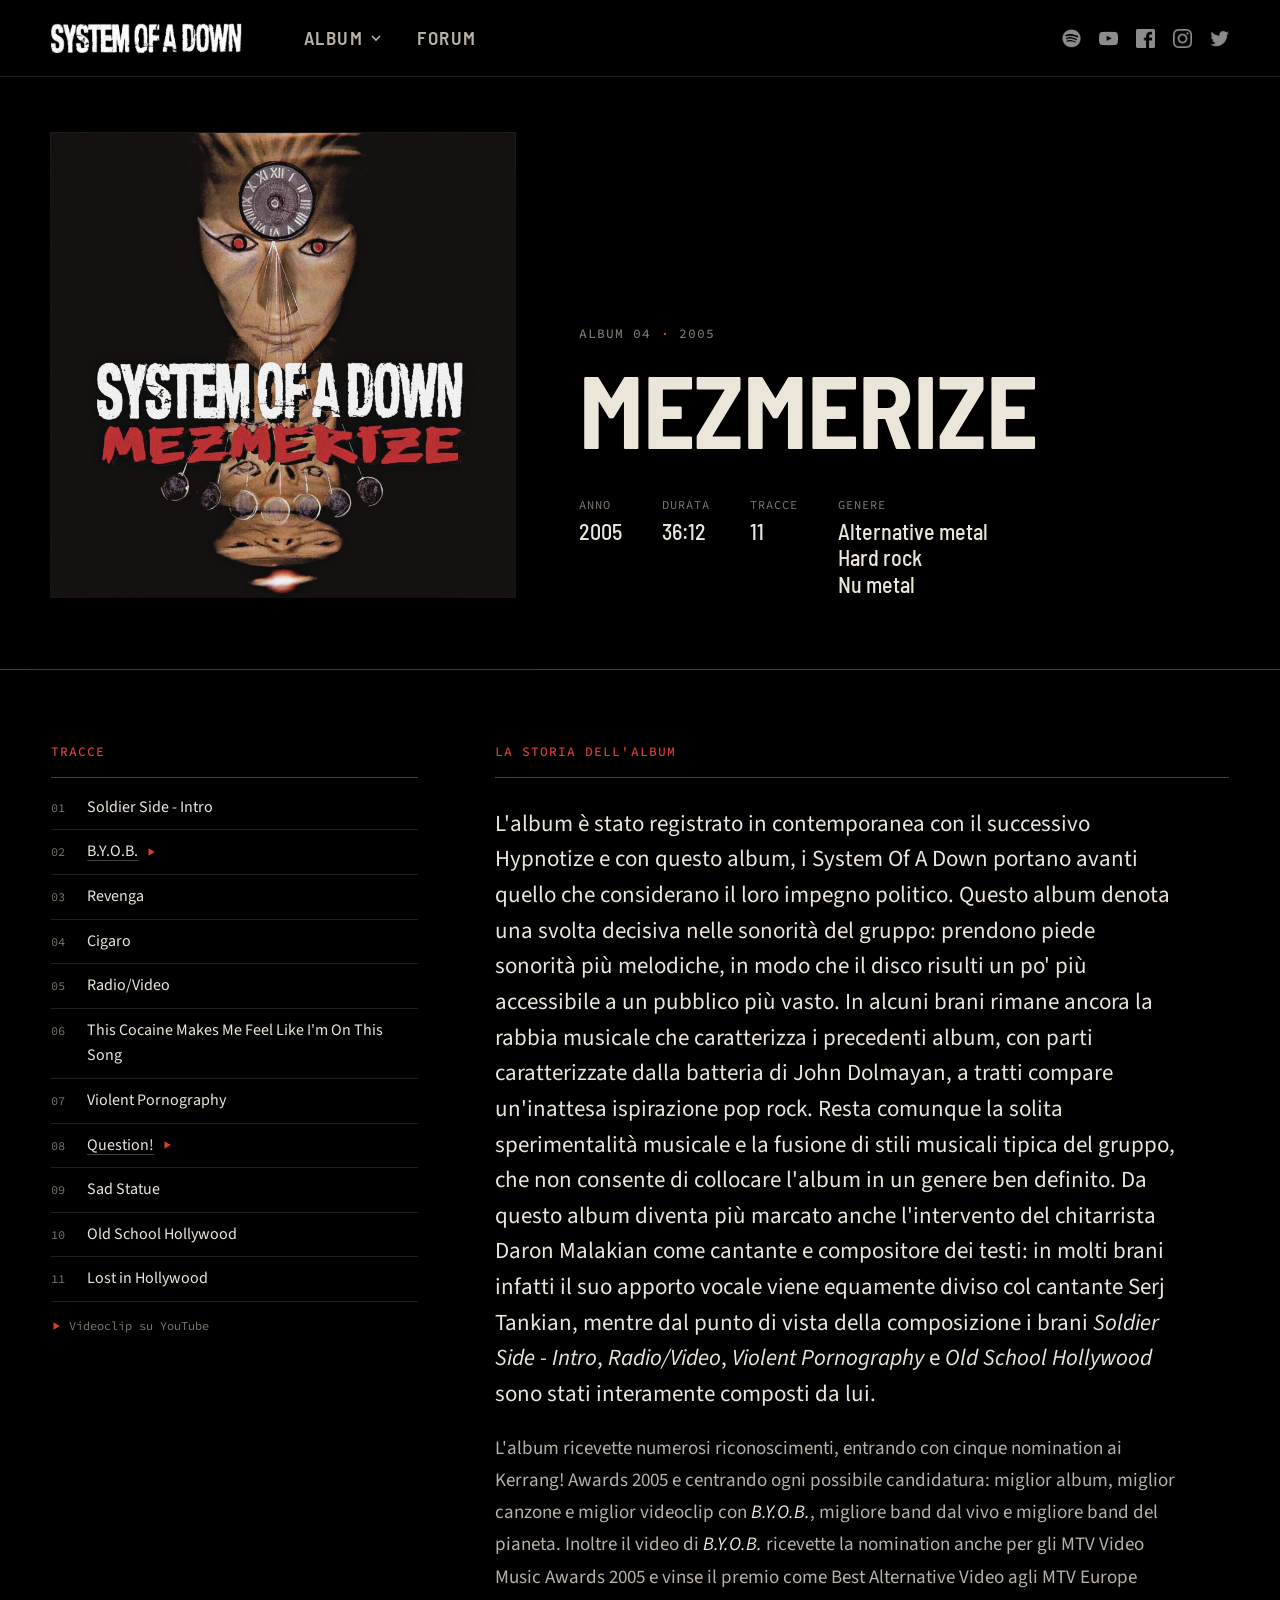
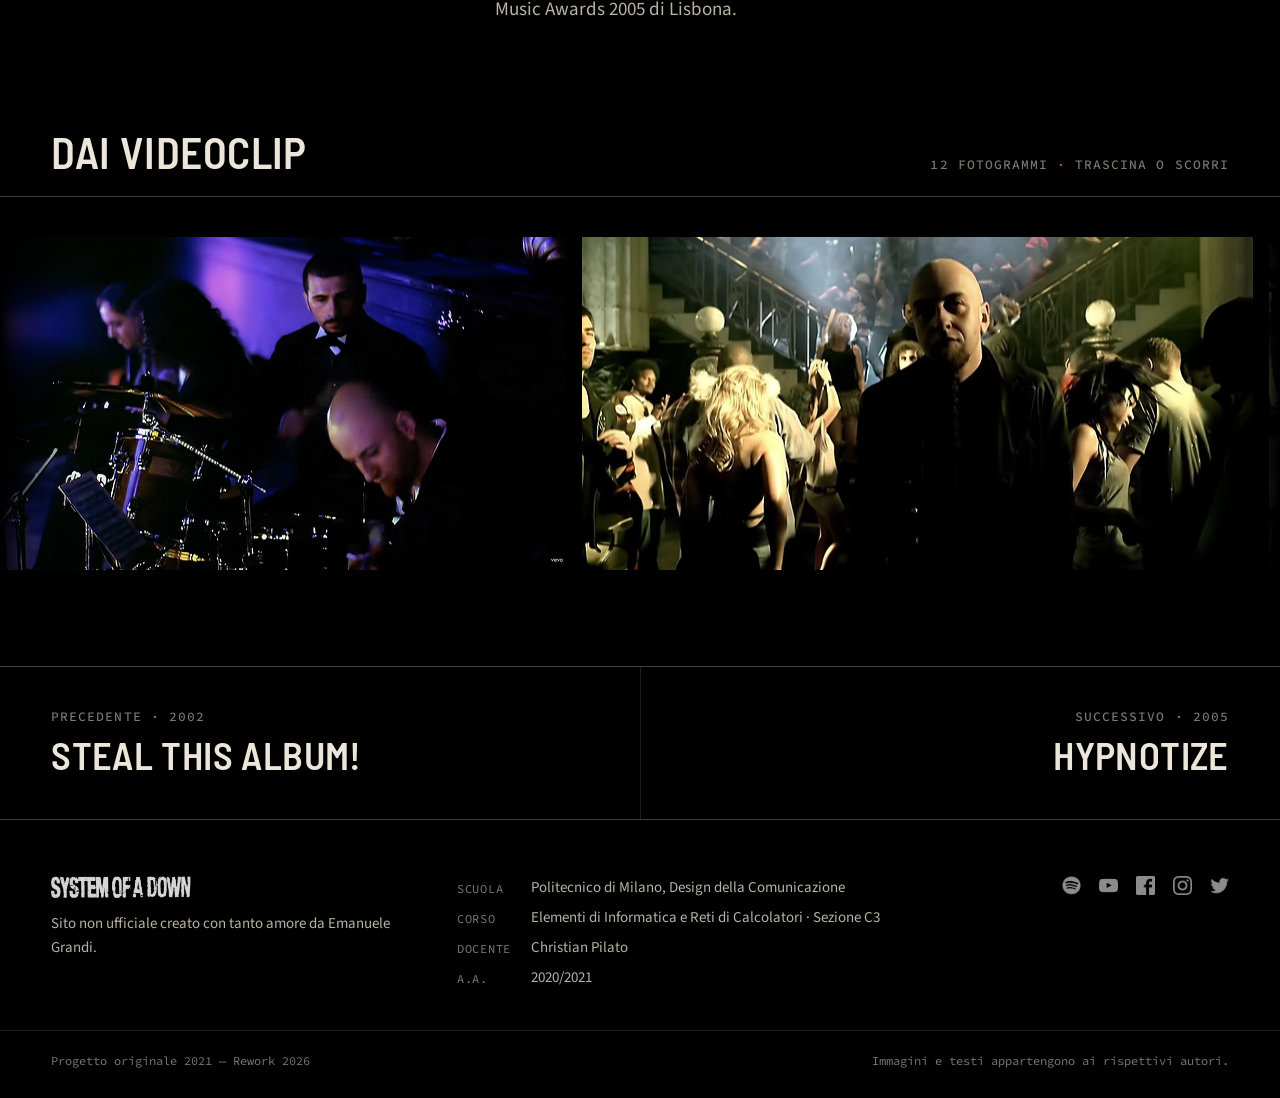
<file: mezmerize.html>
<!doctype html>
<html lang="it">
<head>
  <meta charset="utf-8">
  <meta name="viewport" content="width=device-width, initial-scale=1">
  <title>Mezmerize — System of a Down</title>
  <meta name="description" content="Mezmerize (2005): tracce, storia e videoclip.">
  <link rel="stylesheet" href="css/style.css">
  <script src="js/script.js" defer></script>
</head>
<body>

  <header class="site-header">
    <div class="wrap site-header__bar">
      <a class="brand" href="index.html"><img src="immagini/logo.png" alt="System of a Down — home"></a>

      <nav class="main-nav" aria-label="Navigazione principale">
        <button class="main-nav__item" type="button" data-album-toggle aria-expanded="false" aria-controls="album-panel">Album <svg class="main-nav__chevron" viewBox="0 0 10 10" aria-hidden="true"><path d="M1 3l4 4 4-4" fill="none" stroke="currentColor" stroke-width="1.6"/></svg></button>
        <a class="main-nav__item" href="forum.html">Forum</a>
      </nav>

      <nav class="socials" aria-label="Social della band">
        <a href="https://open.spotify.com/artist/5eAWCfyUhZtHHtBdNk56l1" target="_blank" rel="noopener"><img src="immagini/loghi/spotify.png" alt="Spotify"></a>
        <a href="https://www.youtube.com/channel/UC7-YMmnc0ppcWmio8t1WdcA" target="_blank" rel="noopener"><img src="immagini/loghi/youtube.png" alt="YouTube"></a>
        <a href="https://www.facebook.com/systemofadown/" target="_blank" rel="noopener"><img src="immagini/loghi/facebook.png" alt="Facebook"></a>
        <a href="https://www.instagram.com/systemofadown/" target="_blank" rel="noopener"><img src="immagini/loghi/instagram.png" alt="Instagram"></a>
        <a href="https://twitter.com/systemofadown" target="_blank" rel="noopener"><img src="immagini/loghi/twitter.png" alt="X / Twitter"></a>
      </nav>
    </div>

    <div class="album-panel" id="album-panel" hidden>
      <div class="wrap album-panel__inner">
        <p class="eyebrow">Discografia <b>·</b> 1998 — 2020</p>
        <div class="album-strip">
          <a class="album-card" href="soad.html">
            <div class="album-card__cover"><img src="immagini/soad-s.jpg" alt="" loading="lazy"></div>
            <p class="album-card__title">System of a Down</p>
            <p class="album-card__meta">1998 · Album</p>
          </a>
          <a class="album-card" href="toxicity.html">
            <div class="album-card__cover"><img src="immagini/toxicity-s.jpg" alt="" loading="lazy"></div>
            <p class="album-card__title">Toxicity</p>
            <p class="album-card__meta">2001 · Album</p>
          </a>
          <a class="album-card" href="stealthisalbum.html">
            <div class="album-card__cover"><img src="immagini/steal-s.jpg" alt="" loading="lazy"></div>
            <p class="album-card__title">Steal This Album!</p>
            <p class="album-card__meta">2002 · Album</p>
          </a>
          <a class="album-card" href="mezmerize.html" aria-current="page">
            <div class="album-card__cover"><img src="immagini/mezmerize-s.jpg" alt="" loading="lazy"></div>
            <p class="album-card__title">Mezmerize</p>
            <p class="album-card__meta">2005 · Album</p>
          </a>
          <a class="album-card" href="hypnotize.html">
            <div class="album-card__cover"><img src="immagini/hypnotize-s.jpg" alt="" loading="lazy"></div>
            <p class="album-card__title">Hypnotize</p>
            <p class="album-card__meta">2005 · Album</p>
          </a>
          <a class="album-card" href="progen.html">
            <div class="album-card__cover"><img src="immagini/progen-s.jpg" alt="" loading="lazy"></div>
            <p class="album-card__title">Protect the Land / Genocidal Humanoidz</p>
            <p class="album-card__meta">2020 · Singolo</p>
          </a>
        </div>
      </div>
    </div>
  </header>

  <main>
    <section class="wrap album-hero">
      <div class="album-hero__cover">
        <img src="immagini/mezmerize.jpg" alt="Copertina di Mezmerize" width="800" height="800">
      </div>
      <div>
        <p class="eyebrow">Album 04 <b>·</b> 2005</p>
        <h1 class="display album-hero__title">Mezmerize</h1>
        <dl class="facts">
          <div><dt>Anno</dt><dd>2005</dd></div>
          <div><dt>Durata</dt><dd>36:12</dd></div>
          <div><dt>Tracce</dt><dd>11</dd></div>
          <div><dt>Genere</dt><dd>Alternative metal<br>Hard rock<br>Nu metal</dd></div>
        </dl>
      </div>
    </section>

    <div class="wrap album-body">
      <aside class="tracklist" aria-labelledby="tracce">
        <h2 class="block-label" id="tracce">Tracce</h2>
        <ol>
            <li><span>Soldier Side - Intro</span></li>
            <li><a class="track-link" href="https://www.youtube.com/watch?v=zUzd9KyIDrM" target="_blank" rel="noopener">B.Y.O.B. <svg class="play-icon" viewBox="0 0 12 12" aria-hidden="true"><path d="M3 1.5v9l7.5-4.5z" fill="currentColor"/></svg><span class="visually-hidden"> (videoclip su YouTube, si apre in una nuova scheda)</span></a></li>
            <li><span>Revenga</span></li>
            <li><span>Cigaro</span></li>
            <li><span>Radio/Video</span></li>
            <li><span>This Cocaine Makes Me Feel Like I&#x27;m On This Song</span></li>
            <li><span>Violent Pornography</span></li>
            <li><a class="track-link" href="https://www.youtube.com/watch?v=ENBv2i88g6Y" target="_blank" rel="noopener">Question! <svg class="play-icon" viewBox="0 0 12 12" aria-hidden="true"><path d="M3 1.5v9l7.5-4.5z" fill="currentColor"/></svg><span class="visually-hidden"> (videoclip su YouTube, si apre in una nuova scheda)</span></a></li>
            <li><span>Sad Statue</span></li>
            <li><span>Old School Hollywood</span></li>
            <li><span>Lost in Hollywood</span></li>
        </ol>
        <p class="tracklist__note"><svg class="play-icon" viewBox="0 0 12 12" aria-hidden="true"><path d="M3 1.5v9l7.5-4.5z" fill="currentColor"/></svg> Videoclip su YouTube</p>
      </aside>

      <article>
        <h2 class="block-label">La storia dell'album</h2>
        <div class="prose">
          <p>L'album è stato registrato in contemporanea con il successivo Hypnotize e con questo album, i System Of A Down portano avanti quello che considerano il loro impegno politico. Questo album denota una svolta decisiva nelle sonorità del gruppo: prendono piede sonorità più melodiche, in modo che il disco risulti un po' più accessibile a un pubblico più vasto. In alcuni brani rimane ancora la rabbia musicale che caratterizza i precedenti album, con parti caratterizzate dalla batteria di John Dolmayan, a tratti compare un'inattesa ispirazione pop rock. Resta comunque la solita sperimentalità musicale e la fusione di stili musicali tipica del gruppo, che non consente di collocare l'album in un genere ben definito. Da questo album diventa più marcato anche l'intervento del chitarrista Daron Malakian come cantante e compositore dei testi: in molti brani infatti il suo apporto vocale viene equamente diviso col cantante Serj Tankian, mentre dal punto di vista della composizione i brani <em>Soldier Side - Intro</em>, <em>Radio/Video</em>, <em>Violent Pornography</em> e <em>Old School Hollywood</em> sono stati interamente composti da lui.</p>
          <p>L'album ricevette numerosi riconoscimenti, entrando con cinque nomination ai Kerrang! Awards 2005 e centrando ogni possibile candidatura: miglior album, miglior canzone e miglior videoclip con <em>B.Y.O.B.</em>, migliore band dal vivo e migliore band del pianeta. Inoltre il video di <em>B.Y.O.B.</em> ricevette la nomination anche per gli MTV Video Music Awards 2005 e vinse il premio come Best Alternative Video agli MTV Europe Music Awards 2005 di Lisbona.</p>
        </div>
      </article>
    </div>

    <section class="gallery" aria-labelledby="galleria">
      <div class="wrap section-head">
        <h2 class="section-title" id="galleria">Dai videoclip</h2>
        <p class="eyebrow">12 fotogrammi <b>·</b> trascina o scorri</p>
      </div>
      <div class="gallery__track" data-gallery tabindex="0" aria-label="Galleria di fotogrammi dai videoclip, scorrevole in orizzontale">
        <ul class="gallery__list">
          <li><img src="immagini/galleria/mezmerize/mezmerize-01.jpg" alt="Fotogramma da un videoclip di Mezmerize" width="1139" height="640" loading="lazy" draggable="false"></li>
          <li><img src="immagini/galleria/mezmerize/mezmerize-02.jpg" alt="Fotogramma da un videoclip di Mezmerize" width="1289" height="640" loading="lazy" draggable="false"></li>
          <li><img src="immagini/galleria/mezmerize/mezmerize-03.jpg" alt="Fotogramma da un videoclip di Mezmerize" width="1291" height="640" loading="lazy" draggable="false"></li>
          <li><img src="immagini/galleria/mezmerize/mezmerize-04.jpg" alt="Fotogramma da un videoclip di Mezmerize" width="1297" height="640" loading="lazy" draggable="false"></li>
          <li><img src="immagini/galleria/mezmerize/mezmerize-05.jpg" alt="Fotogramma da un videoclip di Mezmerize" width="1139" height="640" loading="lazy" draggable="false"></li>
          <li><img src="immagini/galleria/mezmerize/mezmerize-06.jpg" alt="Fotogramma da un videoclip di Mezmerize" width="1139" height="640" loading="lazy" draggable="false"></li>
          <li><img src="immagini/galleria/mezmerize/mezmerize-07.jpg" alt="Fotogramma da un videoclip di Mezmerize" width="1297" height="640" loading="lazy" draggable="false"></li>
          <li><img src="immagini/galleria/mezmerize/mezmerize-08.jpg" alt="Fotogramma da un videoclip di Mezmerize" width="1139" height="640" loading="lazy" draggable="false"></li>
          <li><img src="immagini/galleria/mezmerize/mezmerize-09.jpg" alt="Fotogramma da un videoclip di Mezmerize" width="1288" height="640" loading="lazy" draggable="false"></li>
          <li><img src="immagini/galleria/mezmerize/mezmerize-10.jpg" alt="Fotogramma da un videoclip di Mezmerize" width="1139" height="640" loading="lazy" draggable="false"></li>
          <li><img src="immagini/galleria/mezmerize/mezmerize-11.jpg" alt="Fotogramma da un videoclip di Mezmerize" width="1139" height="640" loading="lazy" draggable="false"></li>
          <li><img src="immagini/galleria/mezmerize/mezmerize-12.jpg" alt="Fotogramma da un videoclip di Mezmerize" width="1290" height="640" loading="lazy" draggable="false"></li>
        </ul>
      </div>
    </section>

    <nav class="wrap album-pager" aria-label="Altri album">
      <a href="stealthisalbum.html"><span class="eyebrow">Precedente · 2002</span><strong>Steal This Album!</strong></a>
      <a href="hypnotize.html"><span class="eyebrow">Successivo · 2005</span><strong>Hypnotize</strong></a>
    </nav>
  </main>

  <footer class="site-footer">
    <div class="wrap site-footer__grid">
      <div>
        <img class="footer-logo" src="immagini/logo.png" alt="System of a Down">
        <p>Sito non ufficiale creato con tanto amore da Emanuele Grandi.</p>
      </div>
      <dl class="credits">
        <dt>Scuola</dt><dd>Politecnico di Milano, Design della Comunicazione</dd>
        <dt>Corso</dt><dd>Elementi di Informatica e Reti di Calcolatori · Sezione C3</dd>
        <dt>Docente</dt><dd>Christian Pilato</dd>
        <dt>A.A.</dt><dd>2020/2021</dd>
      </dl>
      <nav class="socials" aria-label="Social della band">
        <a href="https://open.spotify.com/artist/5eAWCfyUhZtHHtBdNk56l1" target="_blank" rel="noopener"><img src="immagini/loghi/spotify.png" alt="Spotify"></a>
        <a href="https://www.youtube.com/channel/UC7-YMmnc0ppcWmio8t1WdcA" target="_blank" rel="noopener"><img src="immagini/loghi/youtube.png" alt="YouTube"></a>
        <a href="https://www.facebook.com/systemofadown/" target="_blank" rel="noopener"><img src="immagini/loghi/facebook.png" alt="Facebook"></a>
        <a href="https://www.instagram.com/systemofadown/" target="_blank" rel="noopener"><img src="immagini/loghi/instagram.png" alt="Instagram"></a>
        <a href="https://twitter.com/systemofadown" target="_blank" rel="noopener"><img src="immagini/loghi/twitter.png" alt="X / Twitter"></a>
      </nav>
    </div>
    <div class="wrap site-footer__base">
      <span>Progetto originale 2021 — Rework 2026</span>
      <span>Immagini e testi appartengono ai rispettivi autori.</span>
    </div>
  </footer>

</body>
</html>
</file>
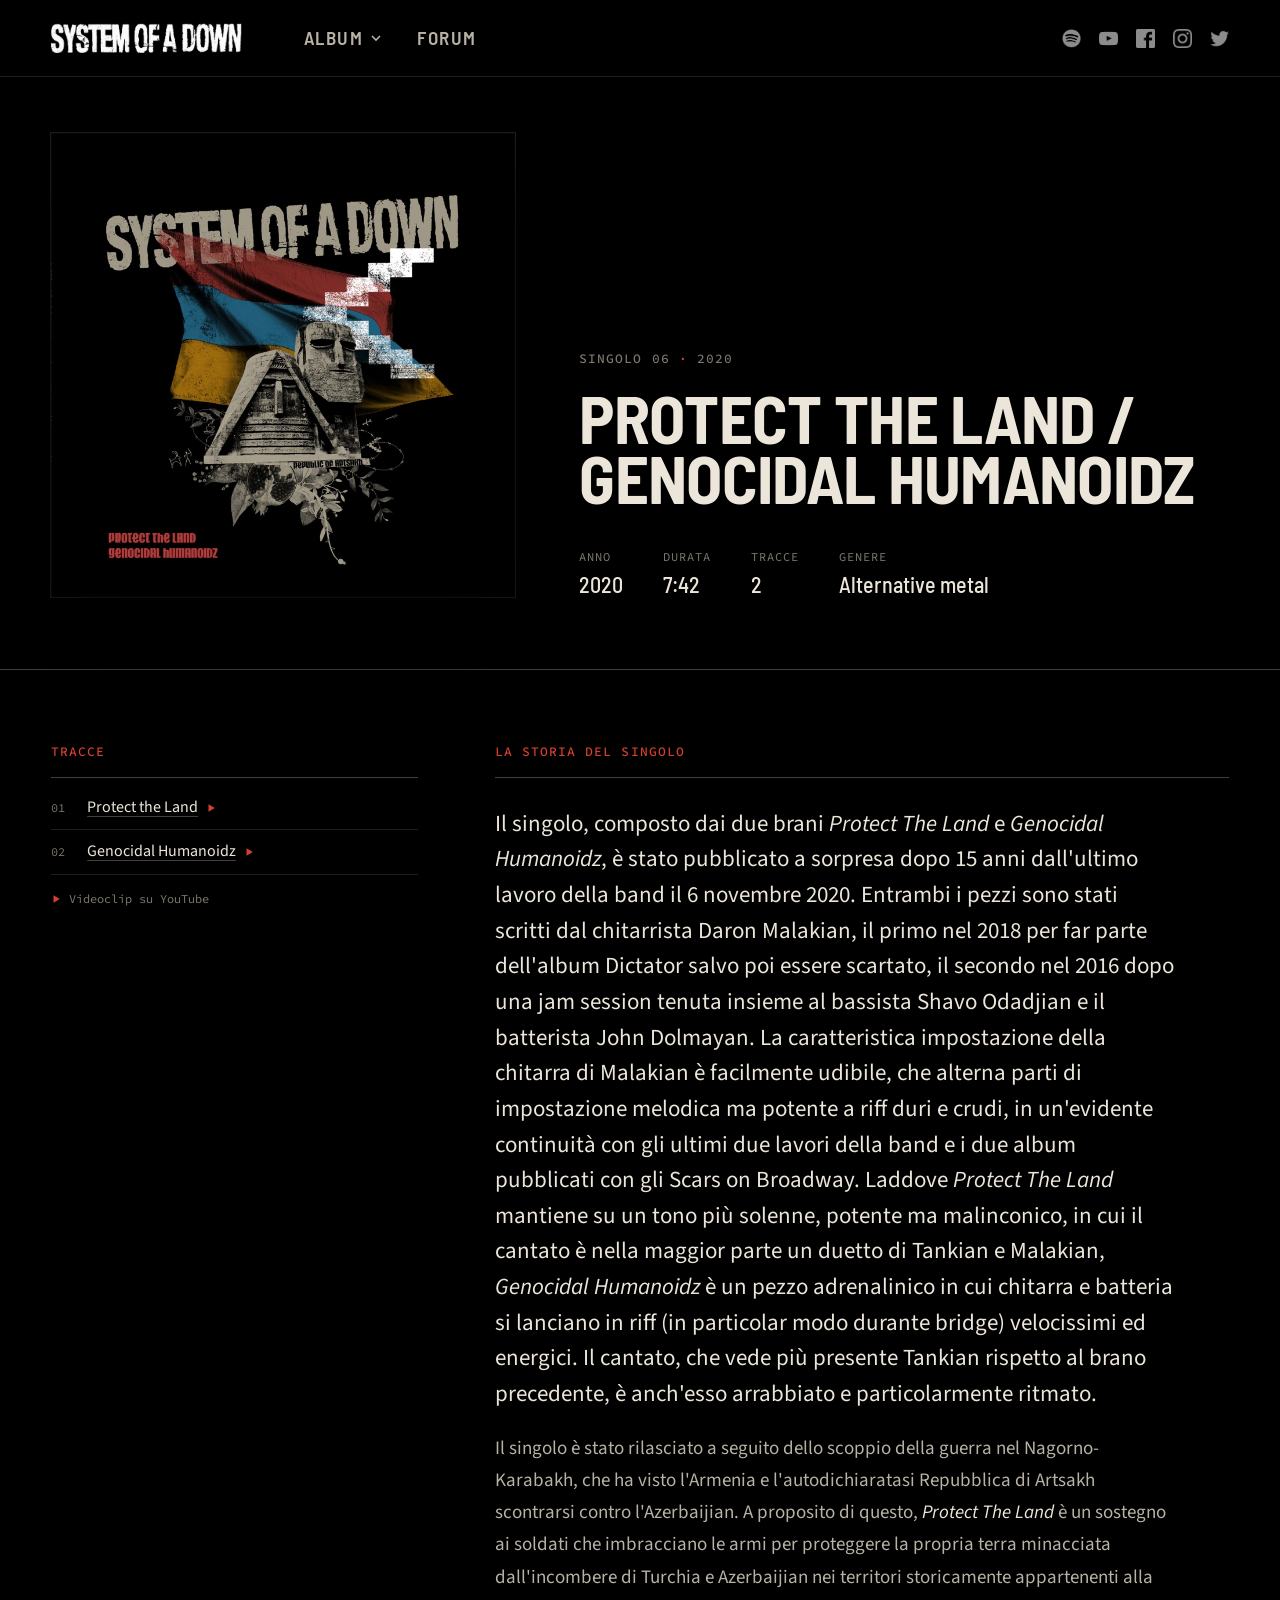
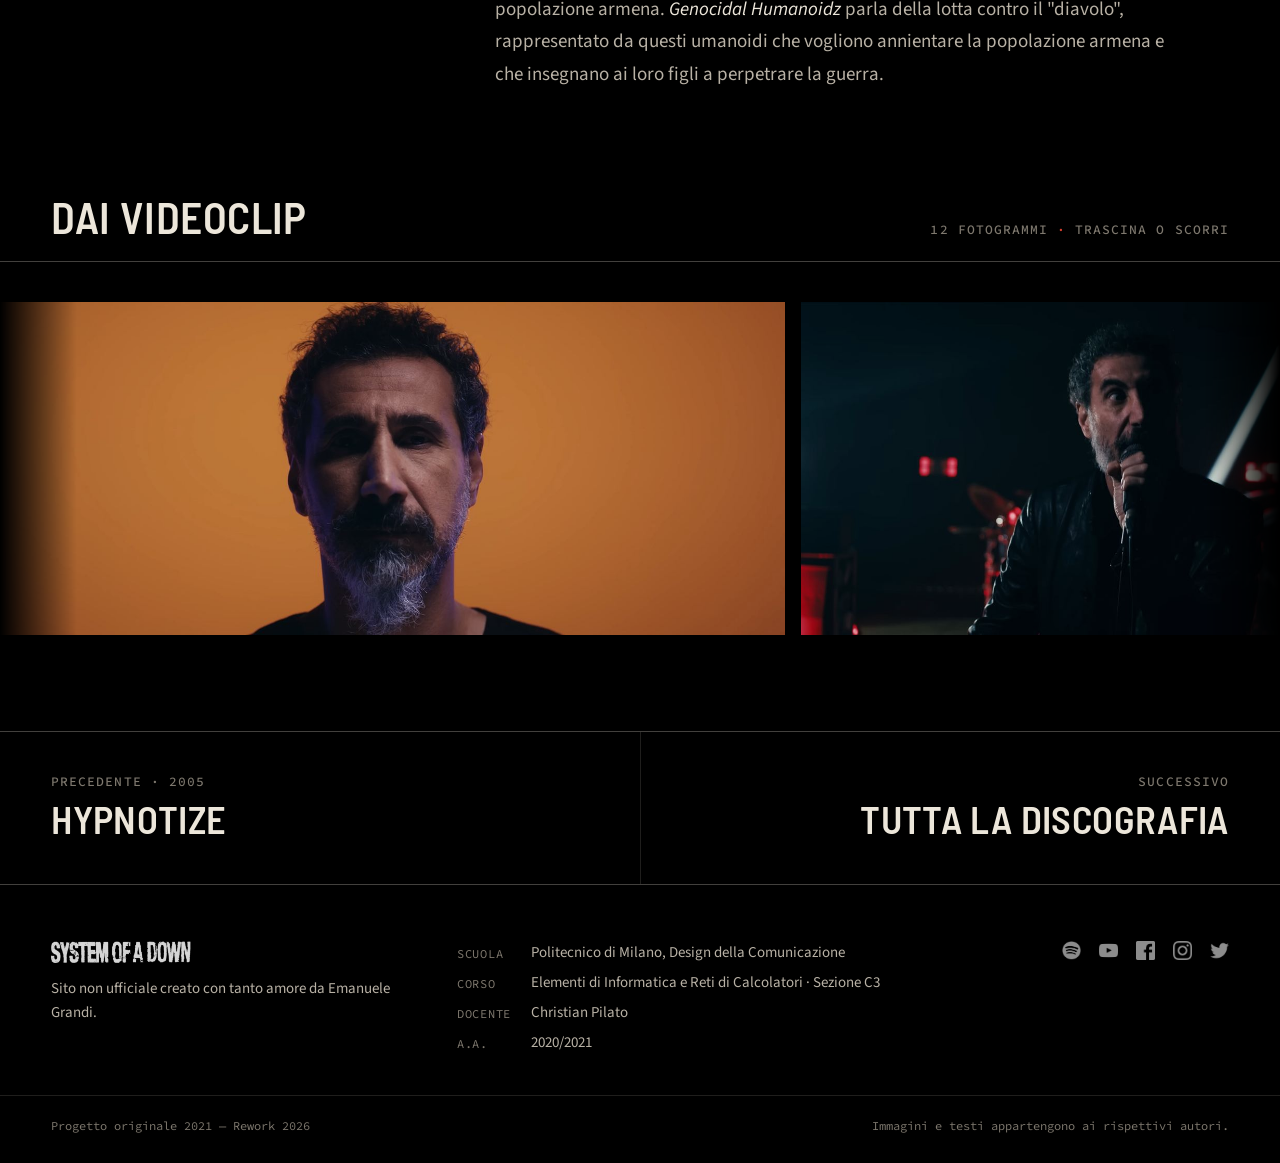
<file: progen.html>
<!doctype html>
<html lang="it">
<head>
  <meta charset="utf-8">
  <meta name="viewport" content="width=device-width, initial-scale=1">
  <title>Protect the Land / Genocidal Humanoidz — System of a Down</title>
  <meta name="description" content="Protect the Land / Genocidal Humanoidz (2020): tracce, storia e videoclip.">
  <link rel="stylesheet" href="css/style.css">
  <script src="js/script.js" defer></script>
</head>
<body>

  <header class="site-header">
    <div class="wrap site-header__bar">
      <a class="brand" href="index.html"><img src="immagini/logo.png" alt="System of a Down — home"></a>

      <nav class="main-nav" aria-label="Navigazione principale">
        <button class="main-nav__item" type="button" data-album-toggle aria-expanded="false" aria-controls="album-panel">Album <svg class="main-nav__chevron" viewBox="0 0 10 10" aria-hidden="true"><path d="M1 3l4 4 4-4" fill="none" stroke="currentColor" stroke-width="1.6"/></svg></button>
        <a class="main-nav__item" href="forum.html">Forum</a>
      </nav>

      <nav class="socials" aria-label="Social della band">
        <a href="https://open.spotify.com/artist/5eAWCfyUhZtHHtBdNk56l1" target="_blank" rel="noopener"><img src="immagini/loghi/spotify.png" alt="Spotify"></a>
        <a href="https://www.youtube.com/channel/UC7-YMmnc0ppcWmio8t1WdcA" target="_blank" rel="noopener"><img src="immagini/loghi/youtube.png" alt="YouTube"></a>
        <a href="https://www.facebook.com/systemofadown/" target="_blank" rel="noopener"><img src="immagini/loghi/facebook.png" alt="Facebook"></a>
        <a href="https://www.instagram.com/systemofadown/" target="_blank" rel="noopener"><img src="immagini/loghi/instagram.png" alt="Instagram"></a>
        <a href="https://twitter.com/systemofadown" target="_blank" rel="noopener"><img src="immagini/loghi/twitter.png" alt="X / Twitter"></a>
      </nav>
    </div>

    <div class="album-panel" id="album-panel" hidden>
      <div class="wrap album-panel__inner">
        <p class="eyebrow">Discografia <b>·</b> 1998 — 2020</p>
        <div class="album-strip">
          <a class="album-card" href="soad.html">
            <div class="album-card__cover"><img src="immagini/soad-s.jpg" alt="" loading="lazy"></div>
            <p class="album-card__title">System of a Down</p>
            <p class="album-card__meta">1998 · Album</p>
          </a>
          <a class="album-card" href="toxicity.html">
            <div class="album-card__cover"><img src="immagini/toxicity-s.jpg" alt="" loading="lazy"></div>
            <p class="album-card__title">Toxicity</p>
            <p class="album-card__meta">2001 · Album</p>
          </a>
          <a class="album-card" href="stealthisalbum.html">
            <div class="album-card__cover"><img src="immagini/steal-s.jpg" alt="" loading="lazy"></div>
            <p class="album-card__title">Steal This Album!</p>
            <p class="album-card__meta">2002 · Album</p>
          </a>
          <a class="album-card" href="mezmerize.html">
            <div class="album-card__cover"><img src="immagini/mezmerize-s.jpg" alt="" loading="lazy"></div>
            <p class="album-card__title">Mezmerize</p>
            <p class="album-card__meta">2005 · Album</p>
          </a>
          <a class="album-card" href="hypnotize.html">
            <div class="album-card__cover"><img src="immagini/hypnotize-s.jpg" alt="" loading="lazy"></div>
            <p class="album-card__title">Hypnotize</p>
            <p class="album-card__meta">2005 · Album</p>
          </a>
          <a class="album-card" href="progen.html" aria-current="page">
            <div class="album-card__cover"><img src="immagini/progen-s.jpg" alt="" loading="lazy"></div>
            <p class="album-card__title">Protect the Land / Genocidal Humanoidz</p>
            <p class="album-card__meta">2020 · Singolo</p>
          </a>
        </div>
      </div>
    </div>
  </header>

  <main>
    <section class="wrap album-hero">
      <div class="album-hero__cover">
        <img src="immagini/progen.jpg" alt="Copertina di Protect the Land / Genocidal Humanoidz" width="800" height="800">
      </div>
      <div>
        <p class="eyebrow">Singolo 06 <b>·</b> 2020</p>
        <h1 class="display album-hero__title album-hero__title--long">Protect the Land / Genocidal Humanoidz</h1>
        <dl class="facts">
          <div><dt>Anno</dt><dd>2020</dd></div>
          <div><dt>Durata</dt><dd>7:42</dd></div>
          <div><dt>Tracce</dt><dd>2</dd></div>
          <div><dt>Genere</dt><dd>Alternative metal</dd></div>
        </dl>
      </div>
    </section>

    <div class="wrap album-body">
      <aside class="tracklist" aria-labelledby="tracce">
        <h2 class="block-label" id="tracce">Tracce</h2>
        <ol>
            <li><a class="track-link" href="https://www.youtube.com/watch?v=XqmknZNg1yw" target="_blank" rel="noopener">Protect the Land <svg class="play-icon" viewBox="0 0 12 12" aria-hidden="true"><path d="M3 1.5v9l7.5-4.5z" fill="currentColor"/></svg><span class="visually-hidden"> (videoclip su YouTube, si apre in una nuova scheda)</span></a></li>
            <li><a class="track-link" href="https://www.youtube.com/watch?v=9VvmixeowNI" target="_blank" rel="noopener">Genocidal Humanoidz <svg class="play-icon" viewBox="0 0 12 12" aria-hidden="true"><path d="M3 1.5v9l7.5-4.5z" fill="currentColor"/></svg><span class="visually-hidden"> (videoclip su YouTube, si apre in una nuova scheda)</span></a></li>
        </ol>
        <p class="tracklist__note"><svg class="play-icon" viewBox="0 0 12 12" aria-hidden="true"><path d="M3 1.5v9l7.5-4.5z" fill="currentColor"/></svg> Videoclip su YouTube</p>
      </aside>

      <article>
        <h2 class="block-label">La storia del singolo</h2>
        <div class="prose">
          <p>Il singolo, composto dai due brani <em>Protect The Land</em> e <em>Genocidal Humanoidz</em>, è stato pubblicato a sorpresa dopo 15 anni dall'ultimo lavoro della band il 6 novembre 2020. Entrambi i pezzi sono stati scritti dal chitarrista Daron Malakian, il primo nel 2018 per far parte dell'album Dictator salvo poi essere scartato, il secondo nel 2016 dopo una jam session tenuta insieme al bassista Shavo Odadjian e il batterista John Dolmayan. La caratteristica impostazione della chitarra di Malakian è facilmente udibile, che alterna parti di impostazione melodica ma potente a riff duri e crudi, in un'evidente continuità con gli ultimi due lavori della band e i due album pubblicati con gli Scars on Broadway. Laddove <em>Protect The Land</em> mantiene su un tono più solenne, potente ma malinconico, in cui il cantato è nella maggior parte un duetto di Tankian e Malakian, <em>Genocidal Humanoidz</em> è un pezzo adrenalinico in cui chitarra e batteria si lanciano in riff (in particolar modo durante bridge) velocissimi ed energici. Il cantato, che vede più presente Tankian rispetto al brano precedente, è anch'esso arrabbiato e particolarmente ritmato.</p>
          <p>Il singolo è stato rilasciato a seguito dello scoppio della guerra nel Nagorno-Karabakh, che ha visto l'Armenia e l'autodichiaratasi Repubblica di Artsakh scontrarsi contro l'Azerbaijian. A proposito di questo, <em>Protect The Land</em> è un sostegno ai soldati che imbracciano le armi per proteggere la propria terra minacciata dall'incombere di Turchia e Azerbaijian nei territori storicamente appartenenti alla popolazione armena. <em>Genocidal Humanoidz</em> parla della lotta contro il "diavolo", rappresentato da questi umanoidi che vogliono annientare la popolazione armena e che insegnano ai loro figli a perpetrare la guerra.</p>
        </div>
      </article>
    </div>

    <section class="gallery" aria-labelledby="galleria">
      <div class="wrap section-head">
        <h2 class="section-title" id="galleria">Dai videoclip</h2>
        <p class="eyebrow">12 fotogrammi <b>·</b> trascina o scorri</p>
      </div>
      <div class="gallery__track" data-gallery tabindex="0" aria-label="Galleria di fotogrammi dai videoclip, scorrevole in orizzontale">
        <ul class="gallery__list">
          <li><img src="immagini/galleria/progen/progen-01.jpg" alt="Fotogramma da un videoclip di Protect the Land / Genocidal Humanoidz" width="1561" height="640" loading="lazy" draggable="false"></li>
          <li><img src="immagini/galleria/progen/progen-02.jpg" alt="Fotogramma da un videoclip di Protect the Land / Genocidal Humanoidz" width="1215" height="640" loading="lazy" draggable="false"></li>
          <li><img src="immagini/galleria/progen/progen-03.jpg" alt="Fotogramma da un videoclip di Protect the Land / Genocidal Humanoidz" width="1217" height="640" loading="lazy" draggable="false"></li>
          <li><img src="immagini/galleria/progen/progen-04.jpg" alt="Fotogramma da un videoclip di Protect the Land / Genocidal Humanoidz" width="1560" height="640" loading="lazy" draggable="false"></li>
          <li><img src="immagini/galleria/progen/progen-05.jpg" alt="Fotogramma da un videoclip di Protect the Land / Genocidal Humanoidz" width="1569" height="640" loading="lazy" draggable="false"></li>
          <li><img src="immagini/galleria/progen/progen-06.jpg" alt="Fotogramma da un videoclip di Protect the Land / Genocidal Humanoidz" width="1219" height="640" loading="lazy" draggable="false"></li>
          <li><img src="immagini/galleria/progen/progen-07.jpg" alt="Fotogramma da un videoclip di Protect the Land / Genocidal Humanoidz" width="1218" height="640" loading="lazy" draggable="false"></li>
          <li><img src="immagini/galleria/progen/progen-08.jpg" alt="Fotogramma da un videoclip di Protect the Land / Genocidal Humanoidz" width="1217" height="640" loading="lazy" draggable="false"></li>
          <li><img src="immagini/galleria/progen/progen-09.jpg" alt="Fotogramma da un videoclip di Protect the Land / Genocidal Humanoidz" width="1567" height="640" loading="lazy" draggable="false"></li>
          <li><img src="immagini/galleria/progen/progen-10.jpg" alt="Fotogramma da un videoclip di Protect the Land / Genocidal Humanoidz" width="1568" height="640" loading="lazy" draggable="false"></li>
          <li><img src="immagini/galleria/progen/progen-11.jpg" alt="Fotogramma da un videoclip di Protect the Land / Genocidal Humanoidz" width="1569" height="640" loading="lazy" draggable="false"></li>
          <li><img src="immagini/galleria/progen/progen-12.jpg" alt="Fotogramma da un videoclip di Protect the Land / Genocidal Humanoidz" width="1568" height="640" loading="lazy" draggable="false"></li>
        </ul>
      </div>
    </section>

    <nav class="wrap album-pager" aria-label="Altri album">
      <a href="hypnotize.html"><span class="eyebrow">Precedente · 2005</span><strong>Hypnotize</strong></a>
      <a href="index.html#discografia"><span class="eyebrow">Successivo</span><strong>Tutta la discografia</strong></a>
    </nav>
  </main>

  <footer class="site-footer">
    <div class="wrap site-footer__grid">
      <div>
        <img class="footer-logo" src="immagini/logo.png" alt="System of a Down">
        <p>Sito non ufficiale creato con tanto amore da Emanuele Grandi.</p>
      </div>
      <dl class="credits">
        <dt>Scuola</dt><dd>Politecnico di Milano, Design della Comunicazione</dd>
        <dt>Corso</dt><dd>Elementi di Informatica e Reti di Calcolatori · Sezione C3</dd>
        <dt>Docente</dt><dd>Christian Pilato</dd>
        <dt>A.A.</dt><dd>2020/2021</dd>
      </dl>
      <nav class="socials" aria-label="Social della band">
        <a href="https://open.spotify.com/artist/5eAWCfyUhZtHHtBdNk56l1" target="_blank" rel="noopener"><img src="immagini/loghi/spotify.png" alt="Spotify"></a>
        <a href="https://www.youtube.com/channel/UC7-YMmnc0ppcWmio8t1WdcA" target="_blank" rel="noopener"><img src="immagini/loghi/youtube.png" alt="YouTube"></a>
        <a href="https://www.facebook.com/systemofadown/" target="_blank" rel="noopener"><img src="immagini/loghi/facebook.png" alt="Facebook"></a>
        <a href="https://www.instagram.com/systemofadown/" target="_blank" rel="noopener"><img src="immagini/loghi/instagram.png" alt="Instagram"></a>
        <a href="https://twitter.com/systemofadown" target="_blank" rel="noopener"><img src="immagini/loghi/twitter.png" alt="X / Twitter"></a>
      </nav>
    </div>
    <div class="wrap site-footer__base">
      <span>Progetto originale 2021 — Rework 2026</span>
      <span>Immagini e testi appartengono ai rispettivi autori.</span>
    </div>
  </footer>

</body>
</html>
</file>
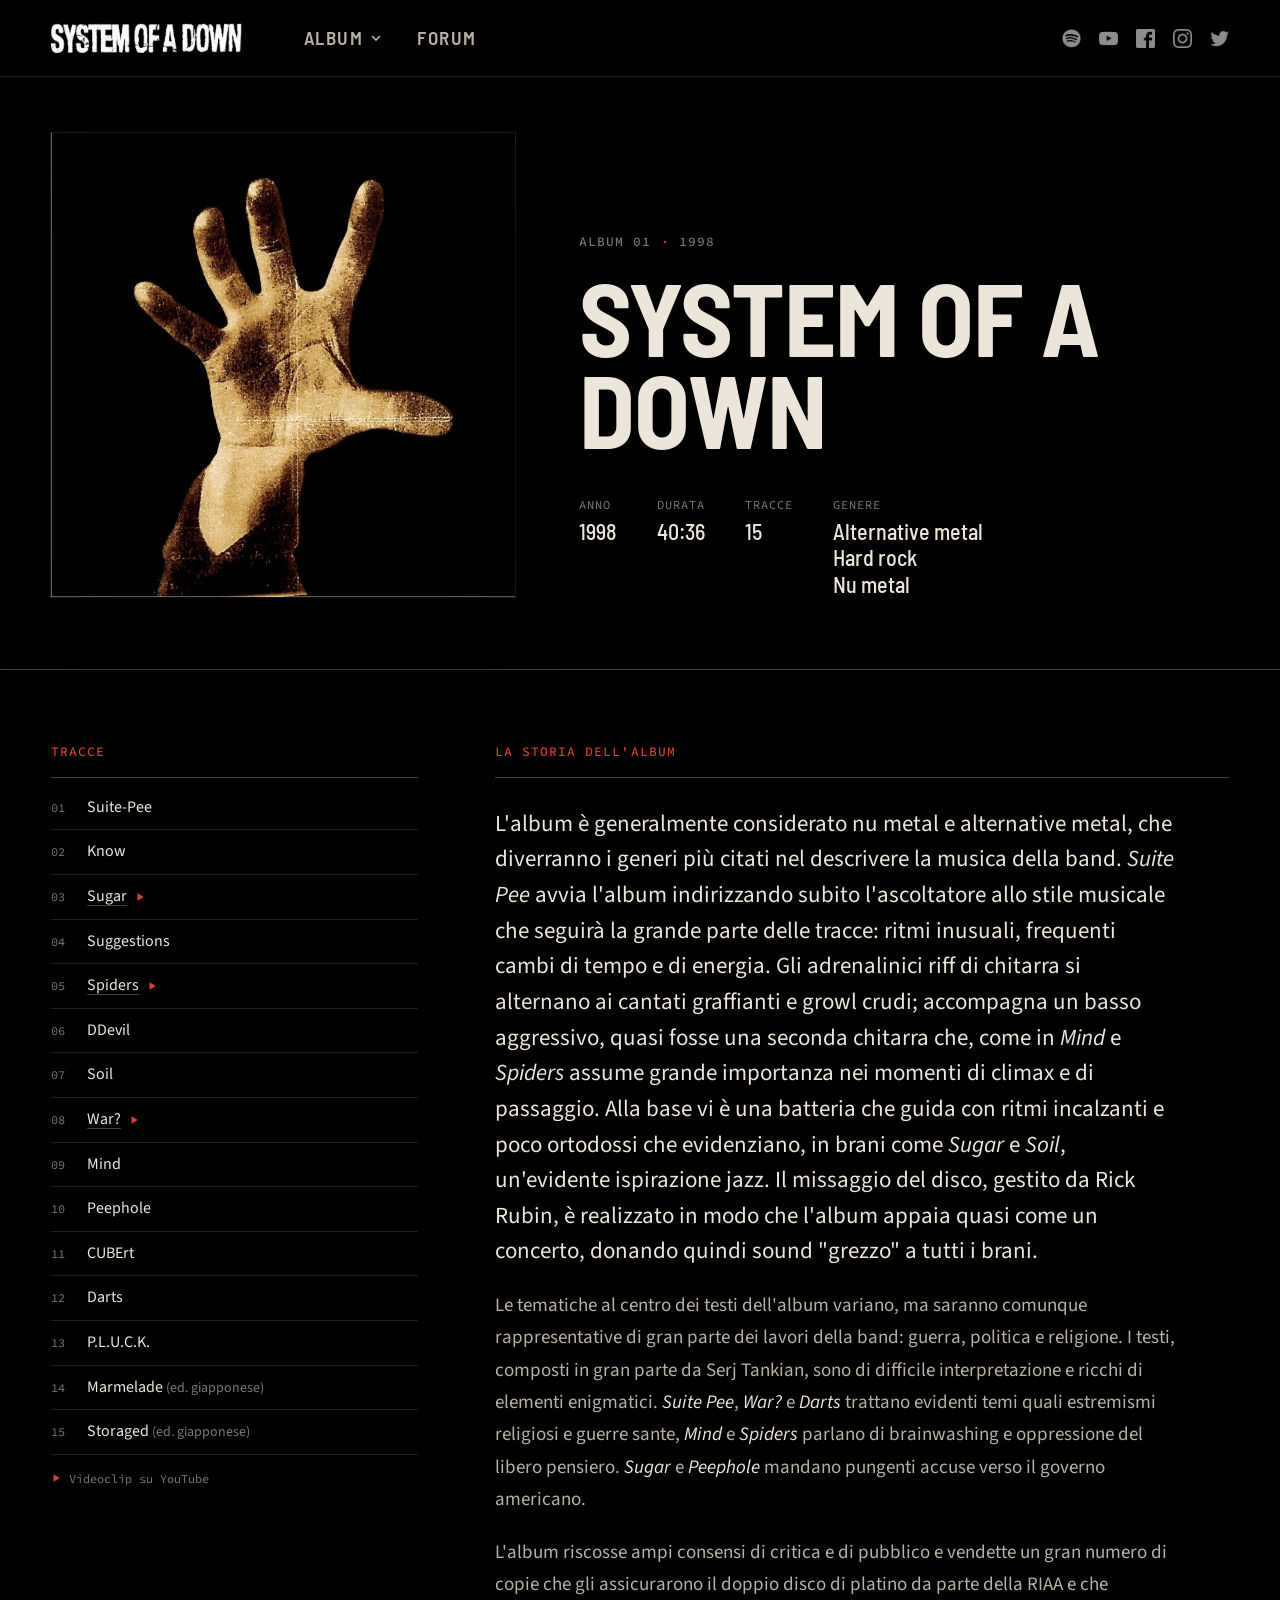
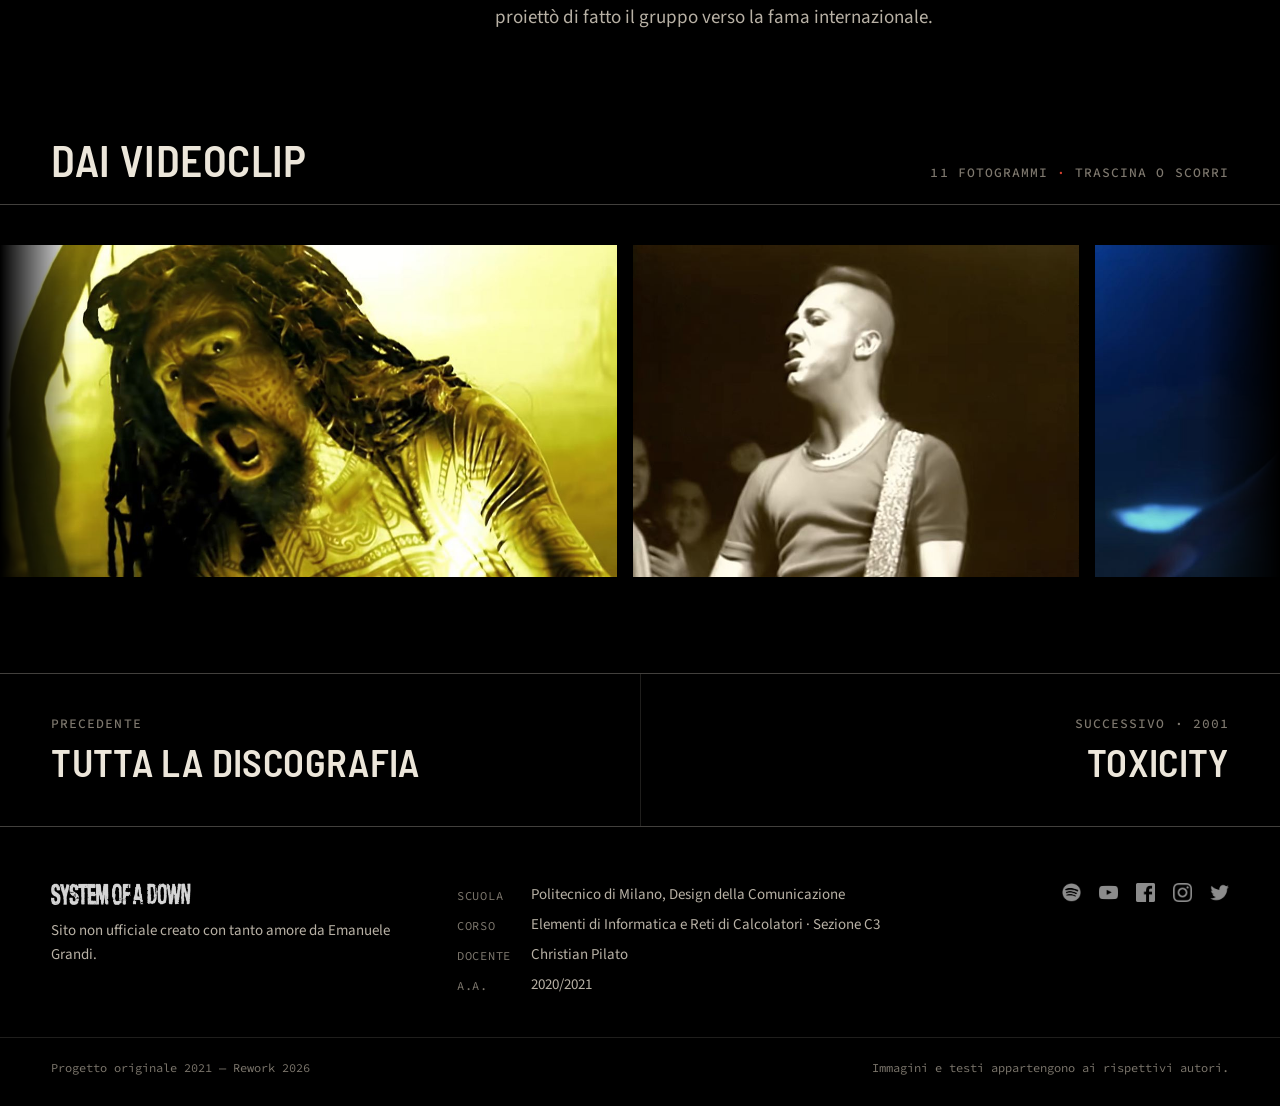
<file: soad.html>
<!doctype html>
<html lang="it">
<head>
  <meta charset="utf-8">
  <meta name="viewport" content="width=device-width, initial-scale=1">
  <title>System of a Down — System of a Down</title>
  <meta name="description" content="System of a Down (1998): tracce, storia e videoclip.">
  <link rel="stylesheet" href="css/style.css">
  <script src="js/script.js" defer></script>
</head>
<body>

  <header class="site-header">
    <div class="wrap site-header__bar">
      <a class="brand" href="index.html"><img src="immagini/logo.png" alt="System of a Down — home"></a>

      <nav class="main-nav" aria-label="Navigazione principale">
        <button class="main-nav__item" type="button" data-album-toggle aria-expanded="false" aria-controls="album-panel">Album <svg class="main-nav__chevron" viewBox="0 0 10 10" aria-hidden="true"><path d="M1 3l4 4 4-4" fill="none" stroke="currentColor" stroke-width="1.6"/></svg></button>
        <a class="main-nav__item" href="forum.html">Forum</a>
      </nav>

      <nav class="socials" aria-label="Social della band">
        <a href="https://open.spotify.com/artist/5eAWCfyUhZtHHtBdNk56l1" target="_blank" rel="noopener"><img src="immagini/loghi/spotify.png" alt="Spotify"></a>
        <a href="https://www.youtube.com/channel/UC7-YMmnc0ppcWmio8t1WdcA" target="_blank" rel="noopener"><img src="immagini/loghi/youtube.png" alt="YouTube"></a>
        <a href="https://www.facebook.com/systemofadown/" target="_blank" rel="noopener"><img src="immagini/loghi/facebook.png" alt="Facebook"></a>
        <a href="https://www.instagram.com/systemofadown/" target="_blank" rel="noopener"><img src="immagini/loghi/instagram.png" alt="Instagram"></a>
        <a href="https://twitter.com/systemofadown" target="_blank" rel="noopener"><img src="immagini/loghi/twitter.png" alt="X / Twitter"></a>
      </nav>
    </div>

    <div class="album-panel" id="album-panel" hidden>
      <div class="wrap album-panel__inner">
        <p class="eyebrow">Discografia <b>·</b> 1998 — 2020</p>
        <div class="album-strip">
          <a class="album-card" href="soad.html" aria-current="page">
            <div class="album-card__cover"><img src="immagini/soad-s.jpg" alt="" loading="lazy"></div>
            <p class="album-card__title">System of a Down</p>
            <p class="album-card__meta">1998 · Album</p>
          </a>
          <a class="album-card" href="toxicity.html">
            <div class="album-card__cover"><img src="immagini/toxicity-s.jpg" alt="" loading="lazy"></div>
            <p class="album-card__title">Toxicity</p>
            <p class="album-card__meta">2001 · Album</p>
          </a>
          <a class="album-card" href="stealthisalbum.html">
            <div class="album-card__cover"><img src="immagini/steal-s.jpg" alt="" loading="lazy"></div>
            <p class="album-card__title">Steal This Album!</p>
            <p class="album-card__meta">2002 · Album</p>
          </a>
          <a class="album-card" href="mezmerize.html">
            <div class="album-card__cover"><img src="immagini/mezmerize-s.jpg" alt="" loading="lazy"></div>
            <p class="album-card__title">Mezmerize</p>
            <p class="album-card__meta">2005 · Album</p>
          </a>
          <a class="album-card" href="hypnotize.html">
            <div class="album-card__cover"><img src="immagini/hypnotize-s.jpg" alt="" loading="lazy"></div>
            <p class="album-card__title">Hypnotize</p>
            <p class="album-card__meta">2005 · Album</p>
          </a>
          <a class="album-card" href="progen.html">
            <div class="album-card__cover"><img src="immagini/progen-s.jpg" alt="" loading="lazy"></div>
            <p class="album-card__title">Protect the Land / Genocidal Humanoidz</p>
            <p class="album-card__meta">2020 · Singolo</p>
          </a>
        </div>
      </div>
    </div>
  </header>

  <main>
    <section class="wrap album-hero">
      <div class="album-hero__cover">
        <img src="immagini/soad.jpg" alt="Copertina di System of a Down" width="800" height="800">
      </div>
      <div>
        <p class="eyebrow">Album 01 <b>·</b> 1998</p>
        <h1 class="display album-hero__title">System of a Down</h1>
        <dl class="facts">
          <div><dt>Anno</dt><dd>1998</dd></div>
          <div><dt>Durata</dt><dd>40:36</dd></div>
          <div><dt>Tracce</dt><dd>15</dd></div>
          <div><dt>Genere</dt><dd>Alternative metal<br>Hard rock<br>Nu metal</dd></div>
        </dl>
      </div>
    </section>

    <div class="wrap album-body">
      <aside class="tracklist" aria-labelledby="tracce">
        <h2 class="block-label" id="tracce">Tracce</h2>
        <ol>
            <li><span>Suite-Pee</span></li>
            <li><span>Know</span></li>
            <li><a class="track-link" href="https://www.youtube.com/watch?v=5vBGOrI6yBk" target="_blank" rel="noopener">Sugar <svg class="play-icon" viewBox="0 0 12 12" aria-hidden="true"><path d="M3 1.5v9l7.5-4.5z" fill="currentColor"/></svg><span class="visually-hidden"> (videoclip su YouTube, si apre in una nuova scheda)</span></a></li>
            <li><span>Suggestions</span></li>
            <li><a class="track-link" href="https://www.youtube.com/watch?v=SqZNMvIEHhs" target="_blank" rel="noopener">Spiders <svg class="play-icon" viewBox="0 0 12 12" aria-hidden="true"><path d="M3 1.5v9l7.5-4.5z" fill="currentColor"/></svg><span class="visually-hidden"> (videoclip su YouTube, si apre in una nuova scheda)</span></a></li>
            <li><span>DDevil</span></li>
            <li><span>Soil</span></li>
            <li><a class="track-link" href="https://www.youtube.com/watch?v=F46r-_jPPHY" target="_blank" rel="noopener">War? <svg class="play-icon" viewBox="0 0 12 12" aria-hidden="true"><path d="M3 1.5v9l7.5-4.5z" fill="currentColor"/></svg><span class="visually-hidden"> (videoclip su YouTube, si apre in una nuova scheda)</span></a></li>
            <li><span>Mind</span></li>
            <li><span>Peephole</span></li>
            <li><span>CUBErt</span></li>
            <li><span>Darts</span></li>
            <li><span>P.L.U.C.K.</span></li>
            <li><span>Marmelade <small>(ed. giapponese)</small></span></li>
            <li><span>Storaged <small>(ed. giapponese)</small></span></li>
        </ol>
        <p class="tracklist__note"><svg class="play-icon" viewBox="0 0 12 12" aria-hidden="true"><path d="M3 1.5v9l7.5-4.5z" fill="currentColor"/></svg> Videoclip su YouTube</p>
      </aside>

      <article>
        <h2 class="block-label">La storia dell'album</h2>
        <div class="prose">
          <p>L'album è generalmente considerato nu metal e alternative metal, che diverranno i generi più citati nel descrivere la musica della band. <em>Suite Pee</em> avvia l'album indirizzando subito l'ascoltatore allo stile musicale che seguirà la grande parte delle tracce: ritmi inusuali, frequenti cambi di tempo e di energia. Gli adrenalinici riff di chitarra si alternano ai cantati graffianti e growl crudi; accompagna un basso aggressivo, quasi fosse una seconda chitarra che, come in <em>Mind</em> e <em>Spiders</em> assume grande importanza nei momenti di climax e di passaggio. Alla base vi è una batteria che guida con ritmi incalzanti e poco ortodossi che evidenziano, in brani come <em>Sugar</em> e <em>Soil</em>, un'evidente ispirazione jazz. Il missaggio del disco, gestito da Rick Rubin, è realizzato in modo che l'album appaia quasi come un concerto, donando quindi sound "grezzo" a tutti i brani.</p>
          <p>Le tematiche al centro dei testi dell'album variano, ma saranno comunque rappresentative di gran parte dei lavori della band: guerra, politica e religione. I testi, composti in gran parte da Serj Tankian, sono di difficile interpretazione e ricchi di elementi enigmatici. <em>Suite Pee</em>, <em>War?</em> e <em>Darts</em> trattano evidenti temi quali estremismi religiosi e guerre sante, <em>Mind</em> e <em>Spiders</em> parlano di brainwashing e oppressione del libero pensiero. <em>Sugar</em> e <em>Peephole</em> mandano pungenti accuse verso il governo americano.</p>
          <p>L'album riscosse ampi consensi di critica e di pubblico e vendette un gran numero di copie che gli assicurarono il doppio disco di platino da parte della RIAA e che proiettò di fatto il gruppo verso la fama internazionale.</p>
        </div>
      </article>
    </div>

    <section class="gallery" aria-labelledby="galleria">
      <div class="wrap section-head">
        <h2 class="section-title" id="galleria">Dai videoclip</h2>
        <p class="eyebrow">11 fotogrammi <b>·</b> trascina o scorri</p>
      </div>
      <div class="gallery__track" data-gallery tabindex="0" aria-label="Galleria di fotogrammi dai videoclip, scorrevole in orizzontale">
        <ul class="gallery__list">
          <li><img src="immagini/galleria/soad/soad-01.jpg" alt="Fotogramma da un videoclip di System of a Down" width="1243" height="640" loading="lazy" draggable="false"></li>
          <li><img src="immagini/galleria/soad/soad-02.jpg" alt="Fotogramma da un videoclip di System of a Down" width="858" height="640" loading="lazy" draggable="false"></li>
          <li><img src="immagini/galleria/soad/soad-03.jpg" alt="Fotogramma da un videoclip di System of a Down" width="1242" height="640" loading="lazy" draggable="false"></li>
          <li><img src="immagini/galleria/soad/soad-04.jpg" alt="Fotogramma da un videoclip di System of a Down" width="1239" height="640" loading="lazy" draggable="false"></li>
          <li><img src="immagini/galleria/soad/soad-05.jpg" alt="Fotogramma da un videoclip di System of a Down" width="856" height="640" loading="lazy" draggable="false"></li>
          <li><img src="immagini/galleria/soad/soad-06.jpg" alt="Fotogramma da un videoclip di System of a Down" width="1244" height="640" loading="lazy" draggable="false"></li>
          <li><img src="immagini/galleria/soad/soad-07.jpg" alt="Fotogramma da un videoclip di System of a Down" width="859" height="640" loading="lazy" draggable="false"></li>
          <li><img src="immagini/galleria/soad/soad-08.jpg" alt="Fotogramma da un videoclip di System of a Down" width="858" height="640" loading="lazy" draggable="false"></li>
          <li><img src="immagini/galleria/soad/soad-09.jpg" alt="Fotogramma da un videoclip di System of a Down" width="861" height="640" loading="lazy" draggable="false"></li>
          <li><img src="immagini/galleria/soad/soad-10.jpg" alt="Fotogramma da un videoclip di System of a Down" width="1241" height="640" loading="lazy" draggable="false"></li>
          <li><img src="immagini/galleria/soad/soad-11.jpg" alt="Fotogramma da un videoclip di System of a Down" width="1242" height="640" loading="lazy" draggable="false"></li>
        </ul>
      </div>
    </section>

    <nav class="wrap album-pager" aria-label="Altri album">
      <a href="index.html#discografia"><span class="eyebrow">Precedente</span><strong>Tutta la discografia</strong></a>
      <a href="toxicity.html"><span class="eyebrow">Successivo · 2001</span><strong>Toxicity</strong></a>
    </nav>
  </main>

  <footer class="site-footer">
    <div class="wrap site-footer__grid">
      <div>
        <img class="footer-logo" src="immagini/logo.png" alt="System of a Down">
        <p>Sito non ufficiale creato con tanto amore da Emanuele Grandi.</p>
      </div>
      <dl class="credits">
        <dt>Scuola</dt><dd>Politecnico di Milano, Design della Comunicazione</dd>
        <dt>Corso</dt><dd>Elementi di Informatica e Reti di Calcolatori · Sezione C3</dd>
        <dt>Docente</dt><dd>Christian Pilato</dd>
        <dt>A.A.</dt><dd>2020/2021</dd>
      </dl>
      <nav class="socials" aria-label="Social della band">
        <a href="https://open.spotify.com/artist/5eAWCfyUhZtHHtBdNk56l1" target="_blank" rel="noopener"><img src="immagini/loghi/spotify.png" alt="Spotify"></a>
        <a href="https://www.youtube.com/channel/UC7-YMmnc0ppcWmio8t1WdcA" target="_blank" rel="noopener"><img src="immagini/loghi/youtube.png" alt="YouTube"></a>
        <a href="https://www.facebook.com/systemofadown/" target="_blank" rel="noopener"><img src="immagini/loghi/facebook.png" alt="Facebook"></a>
        <a href="https://www.instagram.com/systemofadown/" target="_blank" rel="noopener"><img src="immagini/loghi/instagram.png" alt="Instagram"></a>
        <a href="https://twitter.com/systemofadown" target="_blank" rel="noopener"><img src="immagini/loghi/twitter.png" alt="X / Twitter"></a>
      </nav>
    </div>
    <div class="wrap site-footer__base">
      <span>Progetto originale 2021 — Rework 2026</span>
      <span>Immagini e testi appartengono ai rispettivi autori.</span>
    </div>
  </footer>

</body>
</html>
</file>
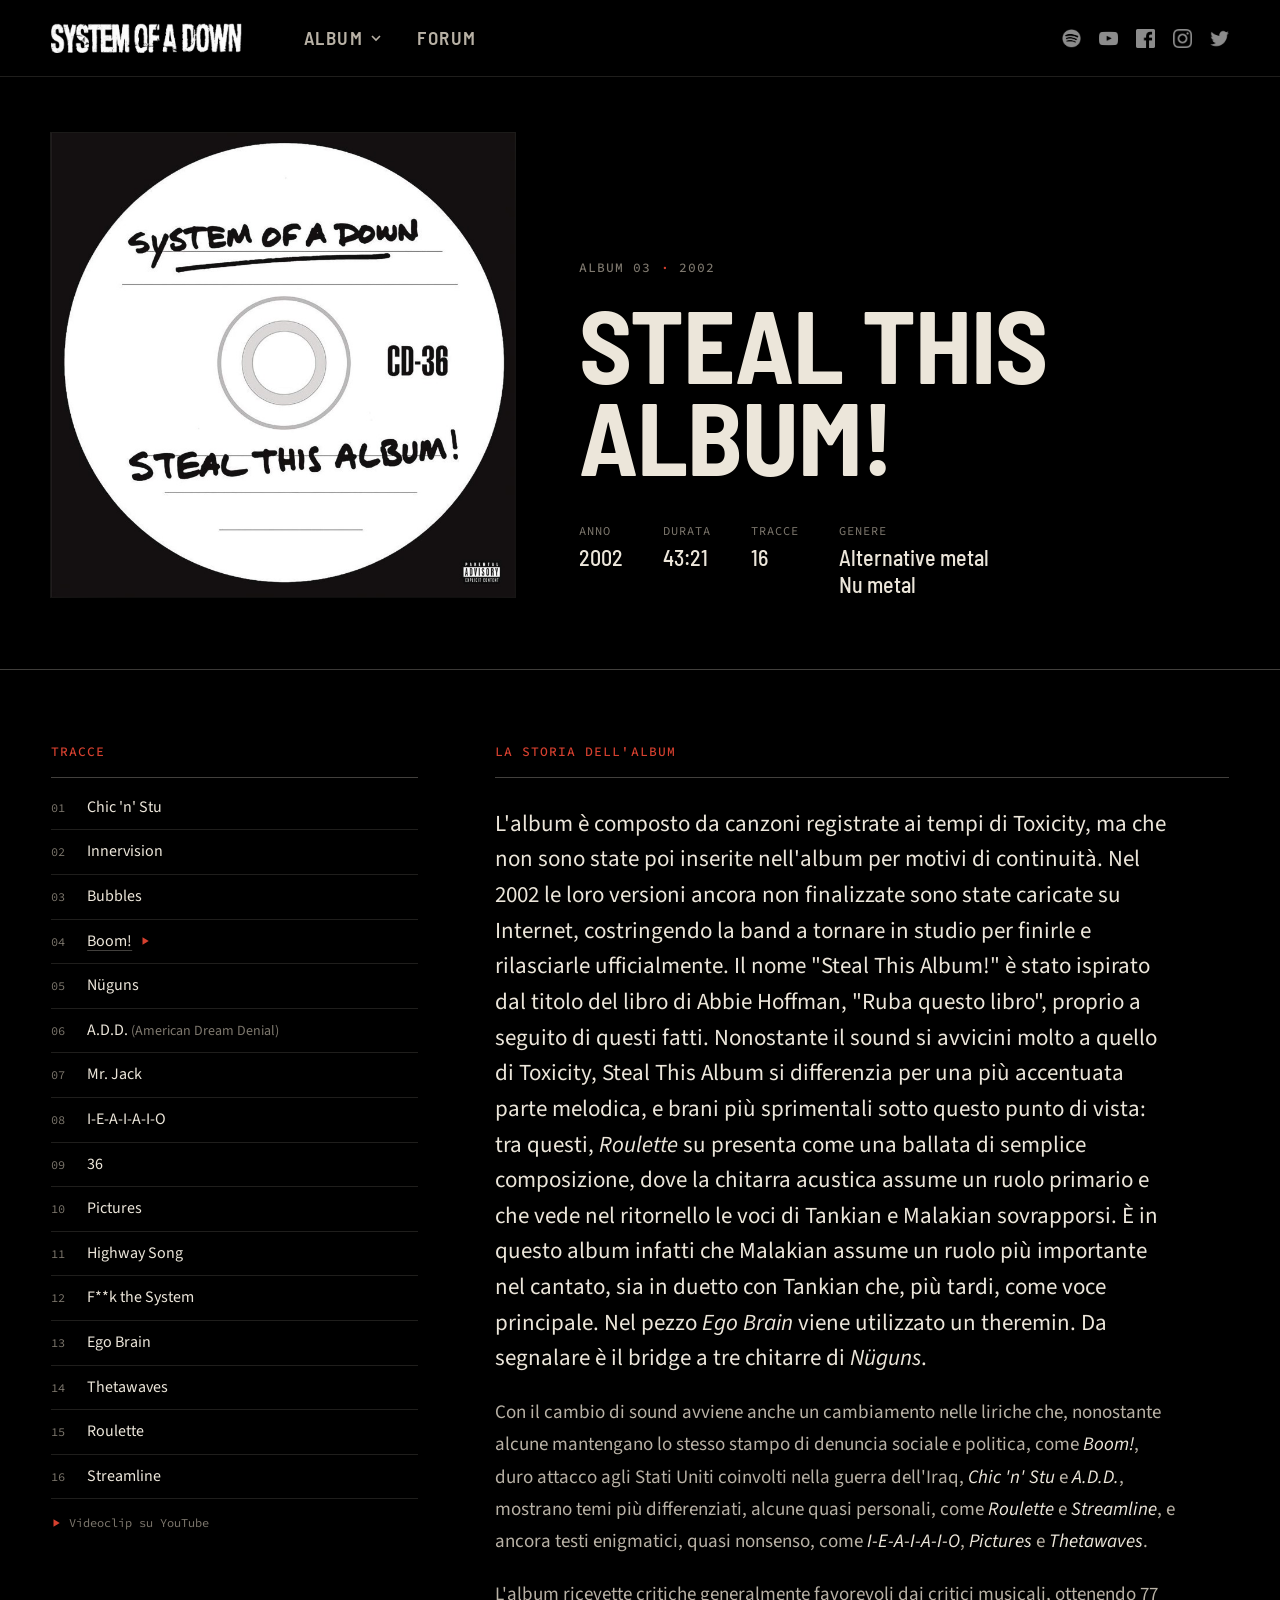
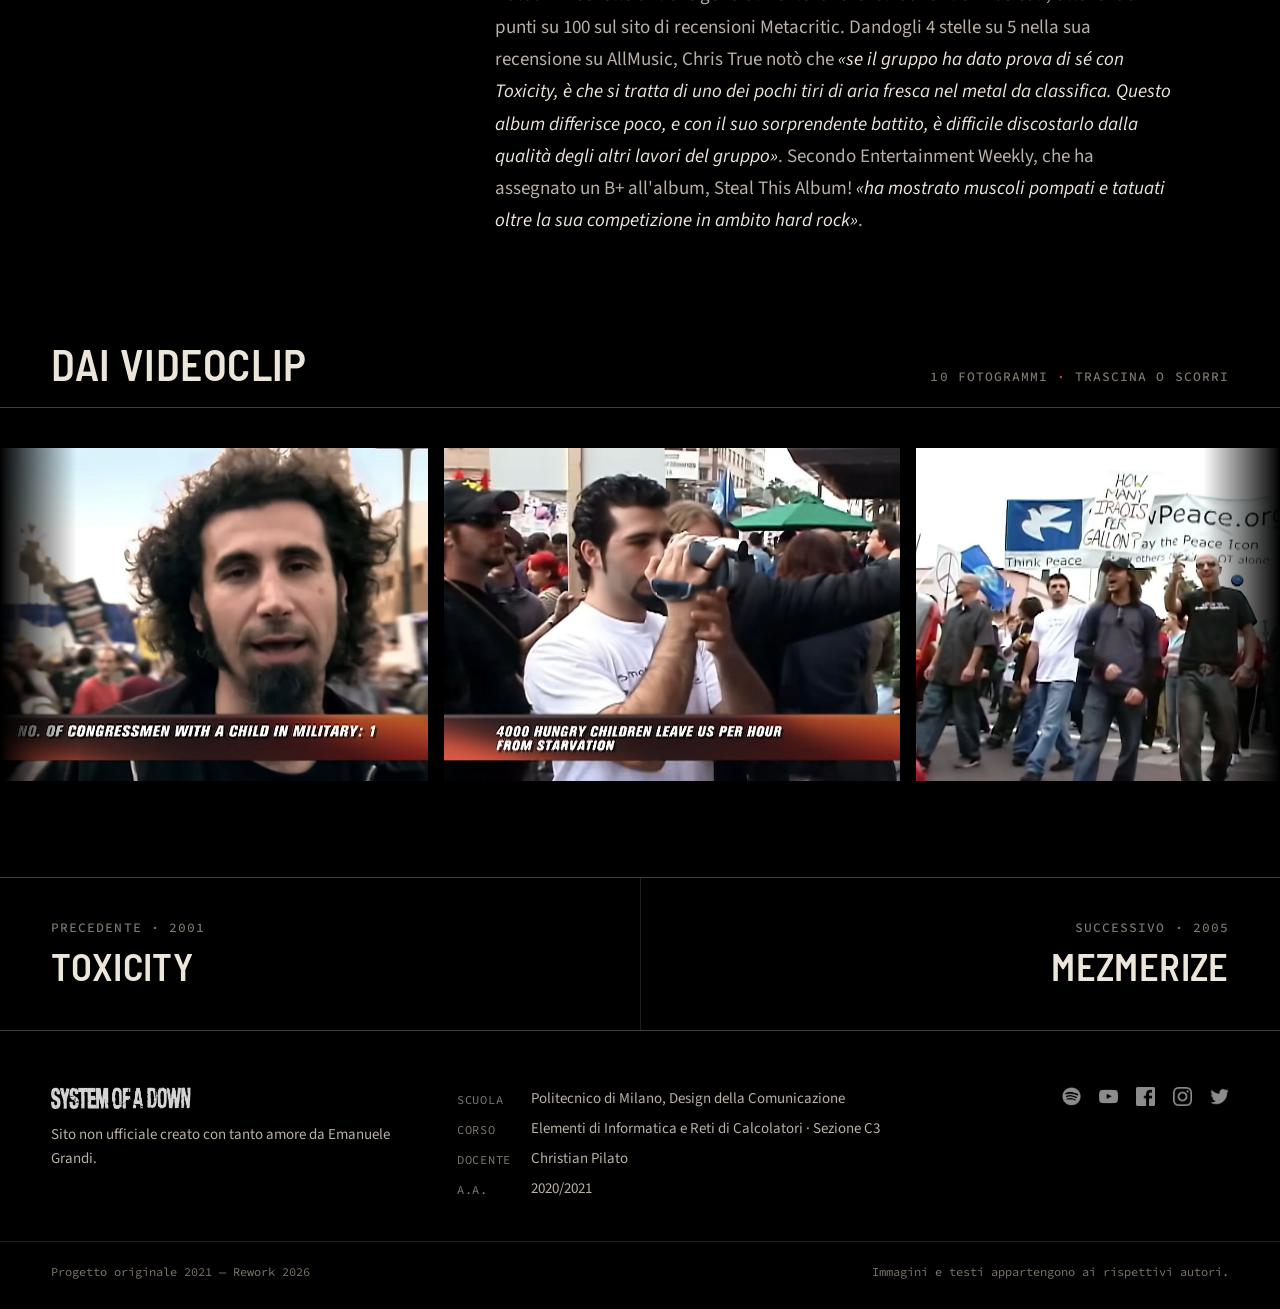
<file: stealthisalbum.html>
<!doctype html>
<html lang="it">
<head>
  <meta charset="utf-8">
  <meta name="viewport" content="width=device-width, initial-scale=1">
  <title>Steal This Album! — System of a Down</title>
  <meta name="description" content="Steal This Album! (2002): tracce, storia e videoclip.">
  <link rel="stylesheet" href="css/style.css">
  <script src="js/script.js" defer></script>
</head>
<body>

  <header class="site-header">
    <div class="wrap site-header__bar">
      <a class="brand" href="index.html"><img src="immagini/logo.png" alt="System of a Down — home"></a>

      <nav class="main-nav" aria-label="Navigazione principale">
        <button class="main-nav__item" type="button" data-album-toggle aria-expanded="false" aria-controls="album-panel">Album <svg class="main-nav__chevron" viewBox="0 0 10 10" aria-hidden="true"><path d="M1 3l4 4 4-4" fill="none" stroke="currentColor" stroke-width="1.6"/></svg></button>
        <a class="main-nav__item" href="forum.html">Forum</a>
      </nav>

      <nav class="socials" aria-label="Social della band">
        <a href="https://open.spotify.com/artist/5eAWCfyUhZtHHtBdNk56l1" target="_blank" rel="noopener"><img src="immagini/loghi/spotify.png" alt="Spotify"></a>
        <a href="https://www.youtube.com/channel/UC7-YMmnc0ppcWmio8t1WdcA" target="_blank" rel="noopener"><img src="immagini/loghi/youtube.png" alt="YouTube"></a>
        <a href="https://www.facebook.com/systemofadown/" target="_blank" rel="noopener"><img src="immagini/loghi/facebook.png" alt="Facebook"></a>
        <a href="https://www.instagram.com/systemofadown/" target="_blank" rel="noopener"><img src="immagini/loghi/instagram.png" alt="Instagram"></a>
        <a href="https://twitter.com/systemofadown" target="_blank" rel="noopener"><img src="immagini/loghi/twitter.png" alt="X / Twitter"></a>
      </nav>
    </div>

    <div class="album-panel" id="album-panel" hidden>
      <div class="wrap album-panel__inner">
        <p class="eyebrow">Discografia <b>·</b> 1998 — 2020</p>
        <div class="album-strip">
          <a class="album-card" href="soad.html">
            <div class="album-card__cover"><img src="immagini/soad-s.jpg" alt="" loading="lazy"></div>
            <p class="album-card__title">System of a Down</p>
            <p class="album-card__meta">1998 · Album</p>
          </a>
          <a class="album-card" href="toxicity.html">
            <div class="album-card__cover"><img src="immagini/toxicity-s.jpg" alt="" loading="lazy"></div>
            <p class="album-card__title">Toxicity</p>
            <p class="album-card__meta">2001 · Album</p>
          </a>
          <a class="album-card" href="stealthisalbum.html" aria-current="page">
            <div class="album-card__cover"><img src="immagini/steal-s.jpg" alt="" loading="lazy"></div>
            <p class="album-card__title">Steal This Album!</p>
            <p class="album-card__meta">2002 · Album</p>
          </a>
          <a class="album-card" href="mezmerize.html">
            <div class="album-card__cover"><img src="immagini/mezmerize-s.jpg" alt="" loading="lazy"></div>
            <p class="album-card__title">Mezmerize</p>
            <p class="album-card__meta">2005 · Album</p>
          </a>
          <a class="album-card" href="hypnotize.html">
            <div class="album-card__cover"><img src="immagini/hypnotize-s.jpg" alt="" loading="lazy"></div>
            <p class="album-card__title">Hypnotize</p>
            <p class="album-card__meta">2005 · Album</p>
          </a>
          <a class="album-card" href="progen.html">
            <div class="album-card__cover"><img src="immagini/progen-s.jpg" alt="" loading="lazy"></div>
            <p class="album-card__title">Protect the Land / Genocidal Humanoidz</p>
            <p class="album-card__meta">2020 · Singolo</p>
          </a>
        </div>
      </div>
    </div>
  </header>

  <main>
    <section class="wrap album-hero">
      <div class="album-hero__cover">
        <img src="immagini/steal.jpg" alt="Copertina di Steal This Album!" width="800" height="800">
      </div>
      <div>
        <p class="eyebrow">Album 03 <b>·</b> 2002</p>
        <h1 class="display album-hero__title">Steal This Album!</h1>
        <dl class="facts">
          <div><dt>Anno</dt><dd>2002</dd></div>
          <div><dt>Durata</dt><dd>43:21</dd></div>
          <div><dt>Tracce</dt><dd>16</dd></div>
          <div><dt>Genere</dt><dd>Alternative metal<br>Nu metal</dd></div>
        </dl>
      </div>
    </section>

    <div class="wrap album-body">
      <aside class="tracklist" aria-labelledby="tracce">
        <h2 class="block-label" id="tracce">Tracce</h2>
        <ol>
            <li><span>Chic &#x27;n&#x27; Stu</span></li>
            <li><span>Innervision</span></li>
            <li><span>Bubbles</span></li>
            <li><a class="track-link" href="https://www.youtube.com/watch?v=bE2r7r7VVic" target="_blank" rel="noopener">Boom! <svg class="play-icon" viewBox="0 0 12 12" aria-hidden="true"><path d="M3 1.5v9l7.5-4.5z" fill="currentColor"/></svg><span class="visually-hidden"> (videoclip su YouTube, si apre in una nuova scheda)</span></a></li>
            <li><span>Nüguns</span></li>
            <li><span>A.D.D. <small>(American Dream Denial)</small></span></li>
            <li><span>Mr. Jack</span></li>
            <li><span>I-E-A-I-A-I-O</span></li>
            <li><span>36</span></li>
            <li><span>Pictures</span></li>
            <li><span>Highway Song</span></li>
            <li><span>F**k the System</span></li>
            <li><span>Ego Brain</span></li>
            <li><span>Thetawaves</span></li>
            <li><span>Roulette</span></li>
            <li><span>Streamline</span></li>
        </ol>
        <p class="tracklist__note"><svg class="play-icon" viewBox="0 0 12 12" aria-hidden="true"><path d="M3 1.5v9l7.5-4.5z" fill="currentColor"/></svg> Videoclip su YouTube</p>
      </aside>

      <article>
        <h2 class="block-label">La storia dell'album</h2>
        <div class="prose">
          <p>L'album è composto da canzoni registrate ai tempi di Toxicity, ma che non sono state poi inserite nell'album per motivi di continuità. Nel 2002 le loro versioni ancora non finalizzate sono state caricate su Internet, costringendo la band a tornare in studio per finirle e rilasciarle ufficialmente. Il nome "Steal This Album!" è stato ispirato dal titolo del libro di Abbie Hoffman, "Ruba questo libro", proprio a seguito di questi fatti. Nonostante il sound si avvicini molto a quello di Toxicity, Steal This Album si differenzia per una più accentuata parte melodica, e brani più sprimentali sotto questo punto di vista: tra questi, <em>Roulette</em> su presenta come una ballata di semplice composizione, dove la chitarra acustica assume un ruolo primario e che vede nel ritornello le voci di Tankian e Malakian sovrapporsi. È in questo album infatti che Malakian assume un ruolo più importante nel cantato, sia in duetto con Tankian che, più tardi, come voce principale. Nel pezzo <em>Ego Brain</em> viene utilizzato un theremin. Da segnalare è il bridge a tre chitarre di <em>Nüguns</em>.</p>
          <p>Con il cambio di sound avviene anche un cambiamento nelle liriche che, nonostante alcune mantengano lo stesso stampo di denuncia sociale e politica, come <em>Boom!</em>, duro attacco agli Stati Uniti coinvolti nella guerra dell'Iraq, <em>Chic 'n' Stu</em> e <em>A.D.D.</em>, mostrano temi più differenziati, alcune quasi personali, come <em>Roulette</em> e <em>Streamline</em>, e ancora testi enigmatici, quasi nonsenso, come <em>I-E-A-I-A-I-O</em>, <em>Pictures</em> e <em>Thetawaves</em>.</p>
          <p>L'album ricevette critiche generalmente favorevoli dai critici musicali, ottenendo 77 punti su 100 sul sito di recensioni Metacritic. Dandogli 4 stelle su 5 nella sua recensione su AllMusic, Chris True notò che <em>«se il gruppo ha dato prova di sé con Toxicity, è che si tratta di uno dei pochi tiri di aria fresca nel metal da classifica. Questo album differisce poco, e con il suo sorprendente battito, è difficile discostarlo dalla qualità degli altri lavori del gruppo»</em>. Secondo Entertainment Weekly, che ha assegnato un B+ all'album, Steal This Album! <em>«ha mostrato muscoli pompati e tatuati oltre la sua competizione in ambito hard rock»</em>.</p>
        </div>
      </article>
    </div>

    <section class="gallery" aria-labelledby="galleria">
      <div class="wrap section-head">
        <h2 class="section-title" id="galleria">Dai videoclip</h2>
        <p class="eyebrow">10 fotogrammi <b>·</b> trascina o scorri</p>
      </div>
      <div class="gallery__track" data-gallery tabindex="0" aria-label="Galleria di fotogrammi dai videoclip, scorrevole in orizzontale">
        <ul class="gallery__list">
          <li><img src="immagini/galleria/stealthisalbum/stealthisalbum-01.jpg" alt="Fotogramma da un videoclip di Steal This Album!" width="877" height="640" loading="lazy" draggable="false"></li>
          <li><img src="immagini/galleria/stealthisalbum/stealthisalbum-02.jpg" alt="Fotogramma da un videoclip di Steal This Album!" width="877" height="640" loading="lazy" draggable="false"></li>
          <li><img src="immagini/galleria/stealthisalbum/stealthisalbum-03.jpg" alt="Fotogramma da un videoclip di Steal This Album!" width="877" height="640" loading="lazy" draggable="false"></li>
          <li><img src="immagini/galleria/stealthisalbum/stealthisalbum-04.jpg" alt="Fotogramma da un videoclip di Steal This Album!" width="877" height="640" loading="lazy" draggable="false"></li>
          <li><img src="immagini/galleria/stealthisalbum/stealthisalbum-05.jpg" alt="Fotogramma da un videoclip di Steal This Album!" width="877" height="640" loading="lazy" draggable="false"></li>
          <li><img src="immagini/galleria/stealthisalbum/stealthisalbum-06.jpg" alt="Fotogramma da un videoclip di Steal This Album!" width="877" height="640" loading="lazy" draggable="false"></li>
          <li><img src="immagini/galleria/stealthisalbum/stealthisalbum-07.jpg" alt="Fotogramma da un videoclip di Steal This Album!" width="879" height="640" loading="lazy" draggable="false"></li>
          <li><img src="immagini/galleria/stealthisalbum/stealthisalbum-08.jpg" alt="Fotogramma da un videoclip di Steal This Album!" width="877" height="640" loading="lazy" draggable="false"></li>
          <li><img src="immagini/galleria/stealthisalbum/stealthisalbum-09.jpg" alt="Fotogramma da un videoclip di Steal This Album!" width="880" height="640" loading="lazy" draggable="false"></li>
          <li><img src="immagini/galleria/stealthisalbum/stealthisalbum-10.jpg" alt="Fotogramma da un videoclip di Steal This Album!" width="877" height="640" loading="lazy" draggable="false"></li>
        </ul>
      </div>
    </section>

    <nav class="wrap album-pager" aria-label="Altri album">
      <a href="toxicity.html"><span class="eyebrow">Precedente · 2001</span><strong>Toxicity</strong></a>
      <a href="mezmerize.html"><span class="eyebrow">Successivo · 2005</span><strong>Mezmerize</strong></a>
    </nav>
  </main>

  <footer class="site-footer">
    <div class="wrap site-footer__grid">
      <div>
        <img class="footer-logo" src="immagini/logo.png" alt="System of a Down">
        <p>Sito non ufficiale creato con tanto amore da Emanuele Grandi.</p>
      </div>
      <dl class="credits">
        <dt>Scuola</dt><dd>Politecnico di Milano, Design della Comunicazione</dd>
        <dt>Corso</dt><dd>Elementi di Informatica e Reti di Calcolatori · Sezione C3</dd>
        <dt>Docente</dt><dd>Christian Pilato</dd>
        <dt>A.A.</dt><dd>2020/2021</dd>
      </dl>
      <nav class="socials" aria-label="Social della band">
        <a href="https://open.spotify.com/artist/5eAWCfyUhZtHHtBdNk56l1" target="_blank" rel="noopener"><img src="immagini/loghi/spotify.png" alt="Spotify"></a>
        <a href="https://www.youtube.com/channel/UC7-YMmnc0ppcWmio8t1WdcA" target="_blank" rel="noopener"><img src="immagini/loghi/youtube.png" alt="YouTube"></a>
        <a href="https://www.facebook.com/systemofadown/" target="_blank" rel="noopener"><img src="immagini/loghi/facebook.png" alt="Facebook"></a>
        <a href="https://www.instagram.com/systemofadown/" target="_blank" rel="noopener"><img src="immagini/loghi/instagram.png" alt="Instagram"></a>
        <a href="https://twitter.com/systemofadown" target="_blank" rel="noopener"><img src="immagini/loghi/twitter.png" alt="X / Twitter"></a>
      </nav>
    </div>
    <div class="wrap site-footer__base">
      <span>Progetto originale 2021 — Rework 2026</span>
      <span>Immagini e testi appartengono ai rispettivi autori.</span>
    </div>
  </footer>

</body>
</html>
</file>
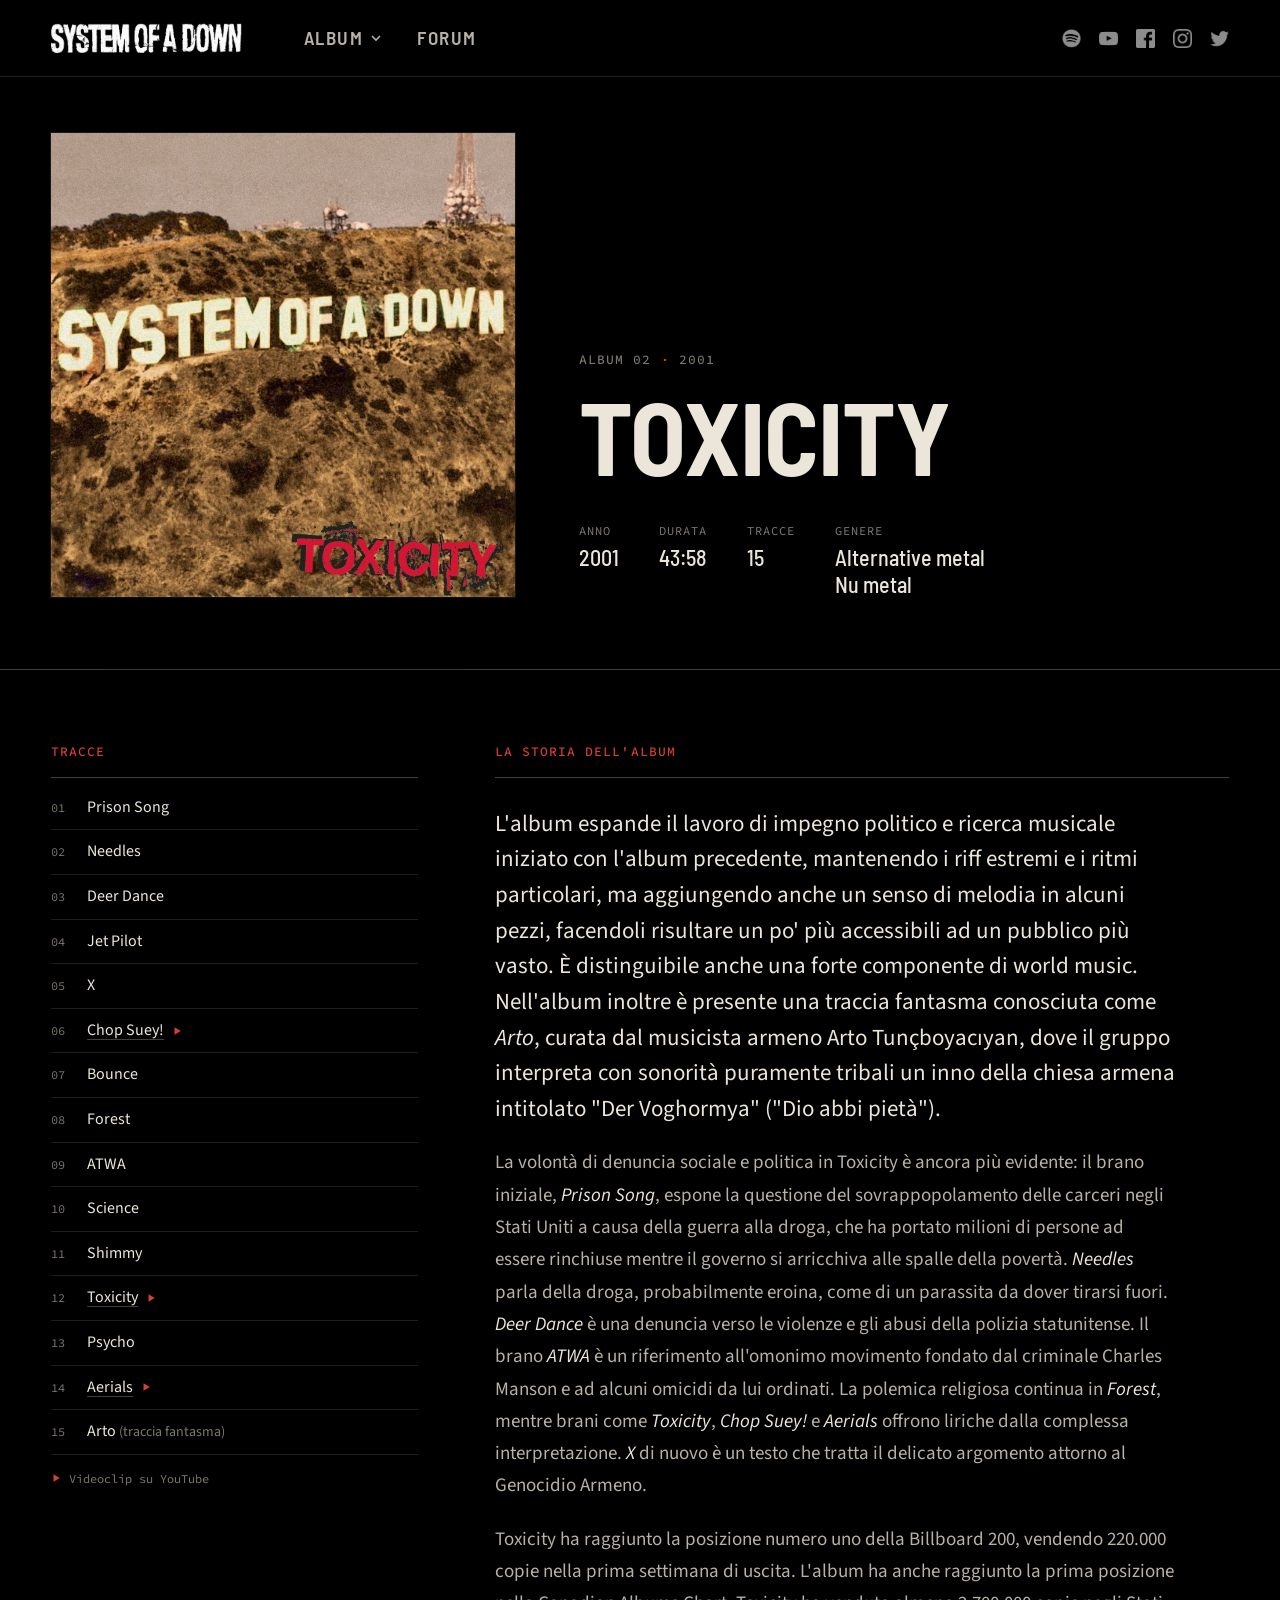
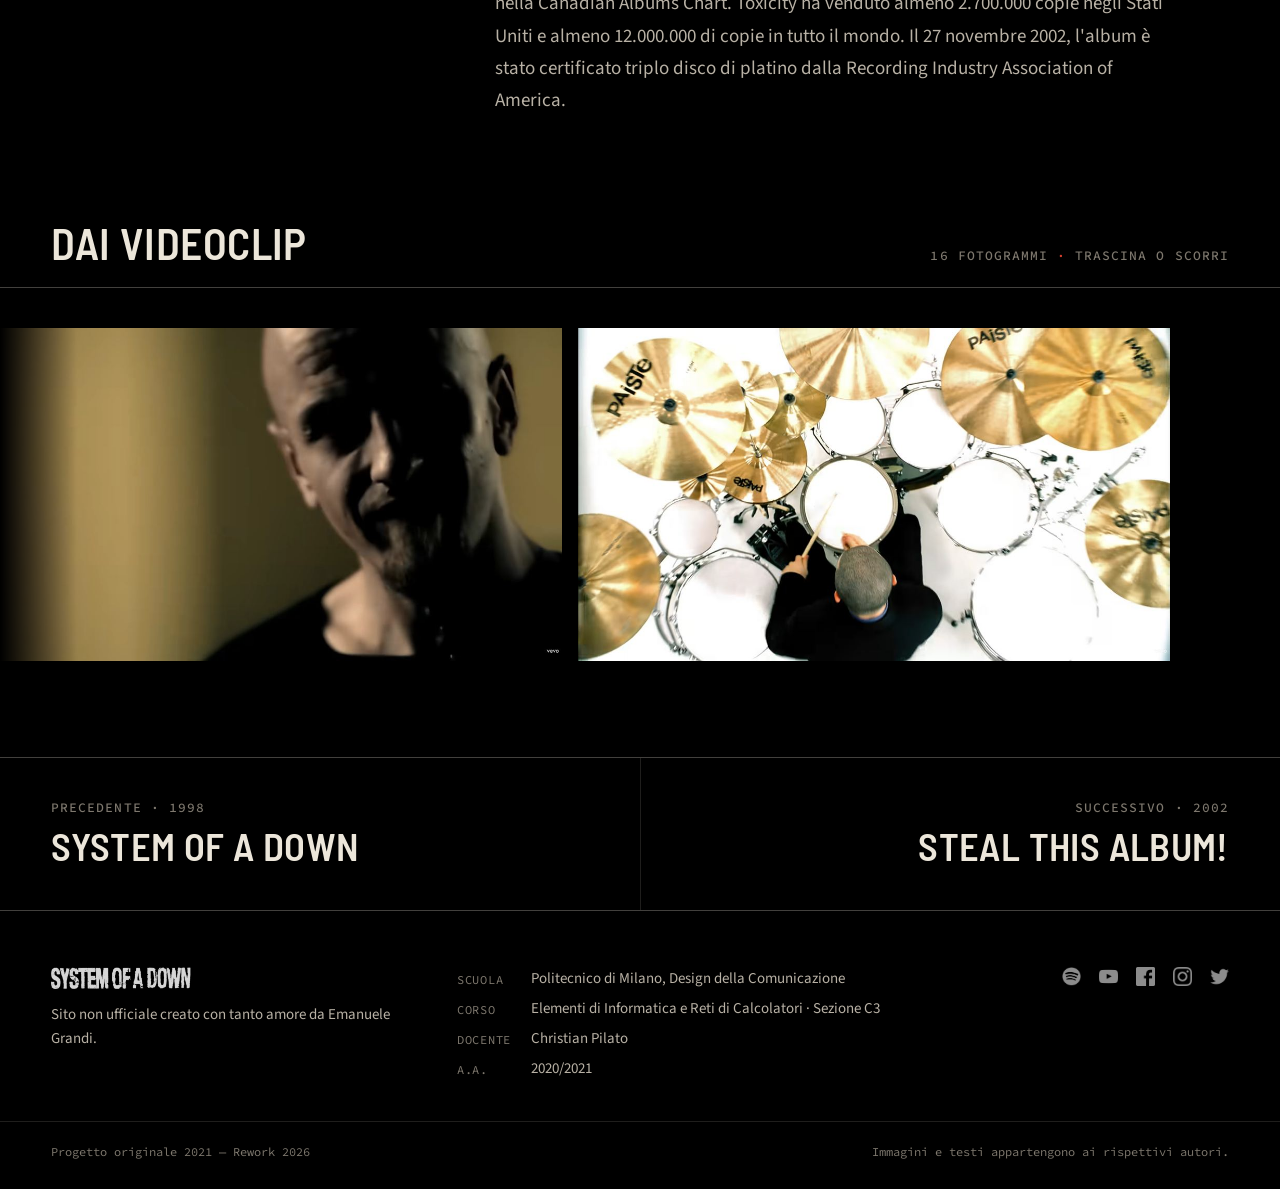
<file: toxicity.html>
<!doctype html>
<html lang="it">
<head>
  <meta charset="utf-8">
  <meta name="viewport" content="width=device-width, initial-scale=1">
  <title>Toxicity — System of a Down</title>
  <meta name="description" content="Toxicity (2001): tracce, storia e videoclip.">
  <link rel="stylesheet" href="css/style.css">
  <script src="js/script.js" defer></script>
</head>
<body>

  <header class="site-header">
    <div class="wrap site-header__bar">
      <a class="brand" href="index.html"><img src="immagini/logo.png" alt="System of a Down — home"></a>

      <nav class="main-nav" aria-label="Navigazione principale">
        <button class="main-nav__item" type="button" data-album-toggle aria-expanded="false" aria-controls="album-panel">Album <svg class="main-nav__chevron" viewBox="0 0 10 10" aria-hidden="true"><path d="M1 3l4 4 4-4" fill="none" stroke="currentColor" stroke-width="1.6"/></svg></button>
        <a class="main-nav__item" href="forum.html">Forum</a>
      </nav>

      <nav class="socials" aria-label="Social della band">
        <a href="https://open.spotify.com/artist/5eAWCfyUhZtHHtBdNk56l1" target="_blank" rel="noopener"><img src="immagini/loghi/spotify.png" alt="Spotify"></a>
        <a href="https://www.youtube.com/channel/UC7-YMmnc0ppcWmio8t1WdcA" target="_blank" rel="noopener"><img src="immagini/loghi/youtube.png" alt="YouTube"></a>
        <a href="https://www.facebook.com/systemofadown/" target="_blank" rel="noopener"><img src="immagini/loghi/facebook.png" alt="Facebook"></a>
        <a href="https://www.instagram.com/systemofadown/" target="_blank" rel="noopener"><img src="immagini/loghi/instagram.png" alt="Instagram"></a>
        <a href="https://twitter.com/systemofadown" target="_blank" rel="noopener"><img src="immagini/loghi/twitter.png" alt="X / Twitter"></a>
      </nav>
    </div>

    <div class="album-panel" id="album-panel" hidden>
      <div class="wrap album-panel__inner">
        <p class="eyebrow">Discografia <b>·</b> 1998 — 2020</p>
        <div class="album-strip">
          <a class="album-card" href="soad.html">
            <div class="album-card__cover"><img src="immagini/soad-s.jpg" alt="" loading="lazy"></div>
            <p class="album-card__title">System of a Down</p>
            <p class="album-card__meta">1998 · Album</p>
          </a>
          <a class="album-card" href="toxicity.html" aria-current="page">
            <div class="album-card__cover"><img src="immagini/toxicity-s.jpg" alt="" loading="lazy"></div>
            <p class="album-card__title">Toxicity</p>
            <p class="album-card__meta">2001 · Album</p>
          </a>
          <a class="album-card" href="stealthisalbum.html">
            <div class="album-card__cover"><img src="immagini/steal-s.jpg" alt="" loading="lazy"></div>
            <p class="album-card__title">Steal This Album!</p>
            <p class="album-card__meta">2002 · Album</p>
          </a>
          <a class="album-card" href="mezmerize.html">
            <div class="album-card__cover"><img src="immagini/mezmerize-s.jpg" alt="" loading="lazy"></div>
            <p class="album-card__title">Mezmerize</p>
            <p class="album-card__meta">2005 · Album</p>
          </a>
          <a class="album-card" href="hypnotize.html">
            <div class="album-card__cover"><img src="immagini/hypnotize-s.jpg" alt="" loading="lazy"></div>
            <p class="album-card__title">Hypnotize</p>
            <p class="album-card__meta">2005 · Album</p>
          </a>
          <a class="album-card" href="progen.html">
            <div class="album-card__cover"><img src="immagini/progen-s.jpg" alt="" loading="lazy"></div>
            <p class="album-card__title">Protect the Land / Genocidal Humanoidz</p>
            <p class="album-card__meta">2020 · Singolo</p>
          </a>
        </div>
      </div>
    </div>
  </header>

  <main>
    <section class="wrap album-hero">
      <div class="album-hero__cover">
        <img src="immagini/toxicity.jpg" alt="Copertina di Toxicity" width="800" height="800">
      </div>
      <div>
        <p class="eyebrow">Album 02 <b>·</b> 2001</p>
        <h1 class="display album-hero__title">Toxicity</h1>
        <dl class="facts">
          <div><dt>Anno</dt><dd>2001</dd></div>
          <div><dt>Durata</dt><dd>43:58</dd></div>
          <div><dt>Tracce</dt><dd>15</dd></div>
          <div><dt>Genere</dt><dd>Alternative metal<br>Nu metal</dd></div>
        </dl>
      </div>
    </section>

    <div class="wrap album-body">
      <aside class="tracklist" aria-labelledby="tracce">
        <h2 class="block-label" id="tracce">Tracce</h2>
        <ol>
            <li><span>Prison Song</span></li>
            <li><span>Needles</span></li>
            <li><span>Deer Dance</span></li>
            <li><span>Jet Pilot</span></li>
            <li><span>X</span></li>
            <li><a class="track-link" href="https://www.youtube.com/watch?v=CSvFpBOe8eY" target="_blank" rel="noopener">Chop Suey! <svg class="play-icon" viewBox="0 0 12 12" aria-hidden="true"><path d="M3 1.5v9l7.5-4.5z" fill="currentColor"/></svg><span class="visually-hidden"> (videoclip su YouTube, si apre in una nuova scheda)</span></a></li>
            <li><span>Bounce</span></li>
            <li><span>Forest</span></li>
            <li><span>ATWA</span></li>
            <li><span>Science</span></li>
            <li><span>Shimmy</span></li>
            <li><a class="track-link" href="https://www.youtube.com/watch?v=iywaBOMvYLI" target="_blank" rel="noopener">Toxicity <svg class="play-icon" viewBox="0 0 12 12" aria-hidden="true"><path d="M3 1.5v9l7.5-4.5z" fill="currentColor"/></svg><span class="visually-hidden"> (videoclip su YouTube, si apre in una nuova scheda)</span></a></li>
            <li><span>Psycho</span></li>
            <li><a class="track-link" href="https://www.youtube.com/watch?v=L-iepu3EtyE" target="_blank" rel="noopener">Aerials <svg class="play-icon" viewBox="0 0 12 12" aria-hidden="true"><path d="M3 1.5v9l7.5-4.5z" fill="currentColor"/></svg><span class="visually-hidden"> (videoclip su YouTube, si apre in una nuova scheda)</span></a></li>
            <li><span>Arto <small>(traccia fantasma)</small></span></li>
        </ol>
        <p class="tracklist__note"><svg class="play-icon" viewBox="0 0 12 12" aria-hidden="true"><path d="M3 1.5v9l7.5-4.5z" fill="currentColor"/></svg> Videoclip su YouTube</p>
      </aside>

      <article>
        <h2 class="block-label">La storia dell'album</h2>
        <div class="prose">
          <p>L'album espande il lavoro di impegno politico e ricerca musicale iniziato con l'album precedente, mantenendo i riff estremi e i ritmi particolari, ma aggiungendo anche un senso di melodia in alcuni pezzi, facendoli risultare un po' più accessibili ad un pubblico più vasto. È distinguibile anche una forte componente di world music. Nell'album inoltre è presente una traccia fantasma conosciuta come <em>Arto</em>, curata dal musicista armeno Arto Tunçboyacıyan, dove il gruppo interpreta con sonorità puramente tribali un inno della chiesa armena intitolato "Der Voghormya" ("Dio abbi pietà").</p>
          <p>La volontà di denuncia sociale e politica in Toxicity è ancora più evidente: il brano iniziale, <em>Prison Song</em>, espone la questione del sovrappopolamento delle carceri negli Stati Uniti a causa della guerra alla droga, che ha portato milioni di persone ad essere rinchiuse mentre il governo si arricchiva alle spalle della povertà. <em>Needles</em> parla della droga, probabilmente eroina, come di un parassita da dover tirarsi fuori. <em>Deer Dance</em> è una denuncia verso le violenze e gli abusi della polizia statunitense. Il brano <em>ATWA</em> è un riferimento all'omonimo movimento fondato dal criminale Charles Manson e ad alcuni omicidi da lui ordinati. La polemica religiosa continua in <em>Forest</em>, mentre brani come <em>Toxicity</em>, <em>Chop Suey!</em> e <em>Aerials</em> offrono liriche dalla complessa interpretazione. <em>X</em> di nuovo è un testo che tratta il delicato argomento attorno al Genocidio Armeno.</p>
          <p>Toxicity ha raggiunto la posizione numero uno della Billboard 200, vendendo 220.000 copie nella prima settimana di uscita. L'album ha anche raggiunto la prima posizione nella Canadian Albums Chart. Toxicity ha venduto almeno 2.700.000 copie negli Stati Uniti e almeno 12.000.000 di copie in tutto il mondo. Il 27 novembre 2002, l'album è stato certificato triplo disco di platino dalla Recording Industry Association of America.</p>
        </div>
      </article>
    </div>

    <section class="gallery" aria-labelledby="galleria">
      <div class="wrap section-head">
        <h2 class="section-title" id="galleria">Dai videoclip</h2>
        <p class="eyebrow">16 fotogrammi <b>·</b> trascina o scorri</p>
      </div>
      <div class="gallery__track" data-gallery tabindex="0" aria-label="Galleria di fotogrammi dai videoclip, scorrevole in orizzontale">
        <ul class="gallery__list">
          <li><img src="immagini/galleria/toxicity/toxicity-01.jpg" alt="Fotogramma da un videoclip di Toxicity" width="1138" height="640" loading="lazy" draggable="false"></li>
          <li><img src="immagini/galleria/toxicity/toxicity-02.jpg" alt="Fotogramma da un videoclip di Toxicity" width="1139" height="640" loading="lazy" draggable="false"></li>
          <li><img src="immagini/galleria/toxicity/toxicity-03.jpg" alt="Fotogramma da un videoclip di Toxicity" width="1139" height="640" loading="lazy" draggable="false"></li>
          <li><img src="immagini/galleria/toxicity/toxicity-04.jpg" alt="Fotogramma da un videoclip di Toxicity" width="850" height="640" loading="lazy" draggable="false"></li>
          <li><img src="immagini/galleria/toxicity/toxicity-05.jpg" alt="Fotogramma da un videoclip di Toxicity" width="1139" height="640" loading="lazy" draggable="false"></li>
          <li><img src="immagini/galleria/toxicity/toxicity-06.jpg" alt="Fotogramma da un videoclip di Toxicity" width="1139" height="640" loading="lazy" draggable="false"></li>
          <li><img src="immagini/galleria/toxicity/toxicity-07.jpg" alt="Fotogramma da un videoclip di Toxicity" width="1139" height="640" loading="lazy" draggable="false"></li>
          <li><img src="immagini/galleria/toxicity/toxicity-08.jpg" alt="Fotogramma da un videoclip di Toxicity" width="1139" height="640" loading="lazy" draggable="false"></li>
          <li><img src="immagini/galleria/toxicity/toxicity-09.jpg" alt="Fotogramma da un videoclip di Toxicity" width="1139" height="640" loading="lazy" draggable="false"></li>
          <li><img src="immagini/galleria/toxicity/toxicity-10.jpg" alt="Fotogramma da un videoclip di Toxicity" width="850" height="640" loading="lazy" draggable="false"></li>
          <li><img src="immagini/galleria/toxicity/toxicity-11.jpg" alt="Fotogramma da un videoclip di Toxicity" width="1139" height="640" loading="lazy" draggable="false"></li>
          <li><img src="immagini/galleria/toxicity/toxicity-12.jpg" alt="Fotogramma da un videoclip di Toxicity" width="847" height="640" loading="lazy" draggable="false"></li>
          <li><img src="immagini/galleria/toxicity/toxicity-13.jpg" alt="Fotogramma da un videoclip di Toxicity" width="1139" height="640" loading="lazy" draggable="false"></li>
          <li><img src="immagini/galleria/toxicity/toxicity-14.jpg" alt="Fotogramma da un videoclip di Toxicity" width="848" height="640" loading="lazy" draggable="false"></li>
          <li><img src="immagini/galleria/toxicity/toxicity-15.jpg" alt="Fotogramma da un videoclip di Toxicity" width="850" height="640" loading="lazy" draggable="false"></li>
          <li><img src="immagini/galleria/toxicity/toxicity-16.jpg" alt="Fotogramma da un videoclip di Toxicity" width="1139" height="640" loading="lazy" draggable="false"></li>
        </ul>
      </div>
    </section>

    <nav class="wrap album-pager" aria-label="Altri album">
      <a href="soad.html"><span class="eyebrow">Precedente · 1998</span><strong>System of a Down</strong></a>
      <a href="stealthisalbum.html"><span class="eyebrow">Successivo · 2002</span><strong>Steal This Album!</strong></a>
    </nav>
  </main>

  <footer class="site-footer">
    <div class="wrap site-footer__grid">
      <div>
        <img class="footer-logo" src="immagini/logo.png" alt="System of a Down">
        <p>Sito non ufficiale creato con tanto amore da Emanuele Grandi.</p>
      </div>
      <dl class="credits">
        <dt>Scuola</dt><dd>Politecnico di Milano, Design della Comunicazione</dd>
        <dt>Corso</dt><dd>Elementi di Informatica e Reti di Calcolatori · Sezione C3</dd>
        <dt>Docente</dt><dd>Christian Pilato</dd>
        <dt>A.A.</dt><dd>2020/2021</dd>
      </dl>
      <nav class="socials" aria-label="Social della band">
        <a href="https://open.spotify.com/artist/5eAWCfyUhZtHHtBdNk56l1" target="_blank" rel="noopener"><img src="immagini/loghi/spotify.png" alt="Spotify"></a>
        <a href="https://www.youtube.com/channel/UC7-YMmnc0ppcWmio8t1WdcA" target="_blank" rel="noopener"><img src="immagini/loghi/youtube.png" alt="YouTube"></a>
        <a href="https://www.facebook.com/systemofadown/" target="_blank" rel="noopener"><img src="immagini/loghi/facebook.png" alt="Facebook"></a>
        <a href="https://www.instagram.com/systemofadown/" target="_blank" rel="noopener"><img src="immagini/loghi/instagram.png" alt="Instagram"></a>
        <a href="https://twitter.com/systemofadown" target="_blank" rel="noopener"><img src="immagini/loghi/twitter.png" alt="X / Twitter"></a>
      </nav>
    </div>
    <div class="wrap site-footer__base">
      <span>Progetto originale 2021 — Rework 2026</span>
      <span>Immagini e testi appartengono ai rispettivi autori.</span>
    </div>
  </footer>

</body>
</html>
</file>
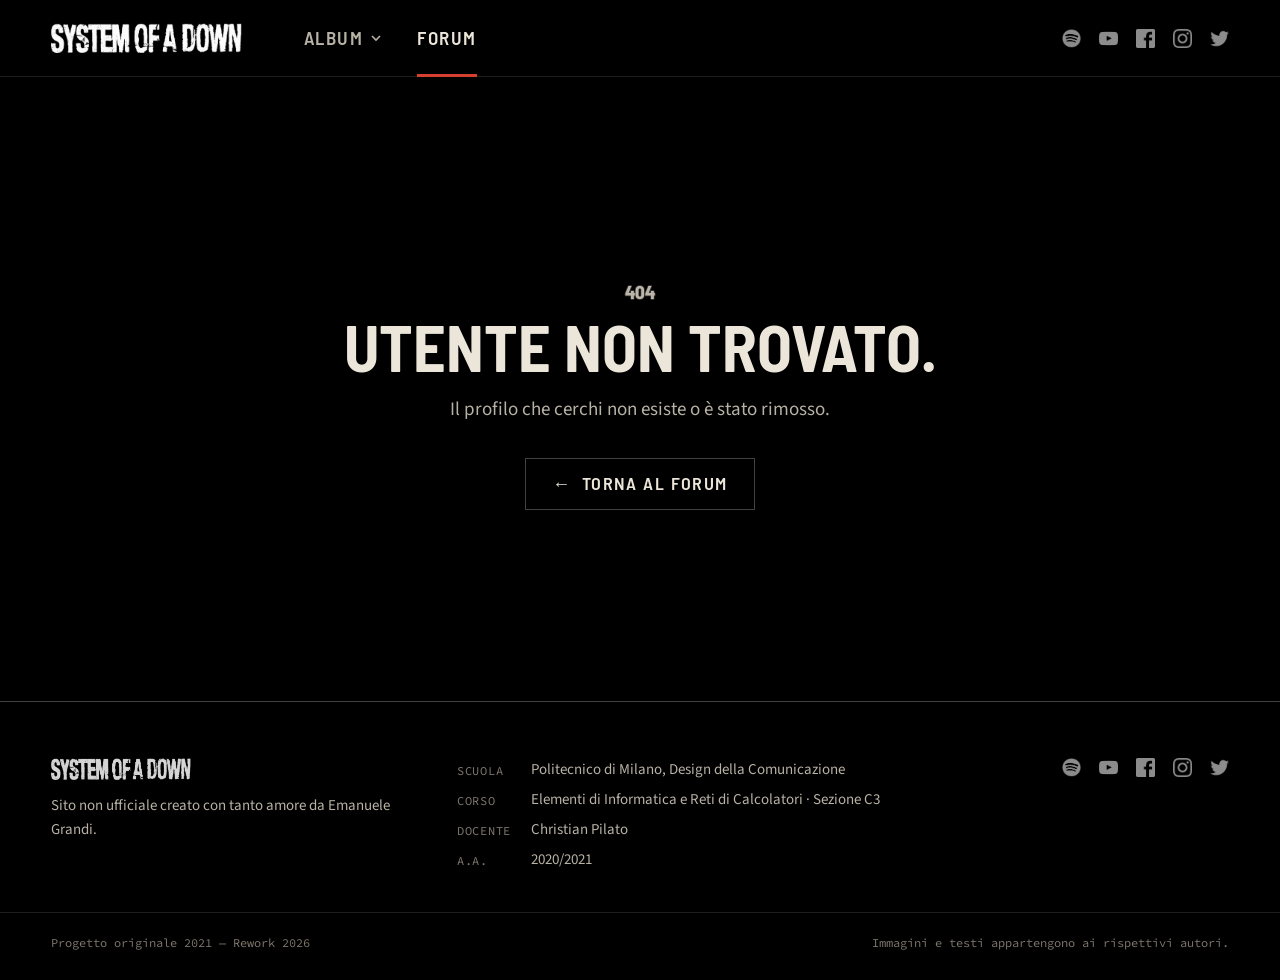
<file: utente.html>
<!doctype html>
<html lang="it">
<head>
  <meta charset="utf-8">
  <meta name="viewport" content="width=device-width, initial-scale=1">
  <title>Utente non trovato — System of a Down</title>
  <meta name="description" content="Sito non ufficiale sulla discografia dei System of a Down.">
  <link rel="stylesheet" href="css/style.css">
  <script src="js/script.js" defer></script>
</head>
<body>

  <header class="site-header">
    <div class="wrap site-header__bar">
      <a class="brand" href="index.html"><img src="immagini/logo.png" alt="System of a Down — home"></a>

      <nav class="main-nav" aria-label="Navigazione principale">
        <button class="main-nav__item" type="button" data-album-toggle aria-expanded="false" aria-controls="album-panel">Album <svg class="main-nav__chevron" viewBox="0 0 10 10" aria-hidden="true"><path d="M1 3l4 4 4-4" fill="none" stroke="currentColor" stroke-width="1.6"/></svg></button>
        <a class="main-nav__item" href="forum.html" aria-current="page">Forum</a>
      </nav>

      <nav class="socials" aria-label="Social della band">
        <a href="https://open.spotify.com/artist/5eAWCfyUhZtHHtBdNk56l1" target="_blank" rel="noopener"><img src="immagini/loghi/spotify.png" alt="Spotify"></a>
        <a href="https://www.youtube.com/channel/UC7-YMmnc0ppcWmio8t1WdcA" target="_blank" rel="noopener"><img src="immagini/loghi/youtube.png" alt="YouTube"></a>
        <a href="https://www.facebook.com/systemofadown/" target="_blank" rel="noopener"><img src="immagini/loghi/facebook.png" alt="Facebook"></a>
        <a href="https://www.instagram.com/systemofadown/" target="_blank" rel="noopener"><img src="immagini/loghi/instagram.png" alt="Instagram"></a>
        <a href="https://twitter.com/systemofadown" target="_blank" rel="noopener"><img src="immagini/loghi/twitter.png" alt="X / Twitter"></a>
      </nav>
    </div>

    <div class="album-panel" id="album-panel" hidden>
      <div class="wrap album-panel__inner">
        <p class="eyebrow">Discografia <b>·</b> 1998 — 2020</p>
        <div class="album-strip">
          <a class="album-card" href="soad.html">
            <div class="album-card__cover"><img src="immagini/soad-s.jpg" alt="" loading="lazy"></div>
            <p class="album-card__title">System of a Down</p>
            <p class="album-card__meta">1998 · Album</p>
          </a>
          <a class="album-card" href="toxicity.html">
            <div class="album-card__cover"><img src="immagini/toxicity-s.jpg" alt="" loading="lazy"></div>
            <p class="album-card__title">Toxicity</p>
            <p class="album-card__meta">2001 · Album</p>
          </a>
          <a class="album-card" href="stealthisalbum.html">
            <div class="album-card__cover"><img src="immagini/steal-s.jpg" alt="" loading="lazy"></div>
            <p class="album-card__title">Steal This Album!</p>
            <p class="album-card__meta">2002 · Album</p>
          </a>
          <a class="album-card" href="mezmerize.html">
            <div class="album-card__cover"><img src="immagini/mezmerize-s.jpg" alt="" loading="lazy"></div>
            <p class="album-card__title">Mezmerize</p>
            <p class="album-card__meta">2005 · Album</p>
          </a>
          <a class="album-card" href="hypnotize.html">
            <div class="album-card__cover"><img src="immagini/hypnotize-s.jpg" alt="" loading="lazy"></div>
            <p class="album-card__title">Hypnotize</p>
            <p class="album-card__meta">2005 · Album</p>
          </a>
          <a class="album-card" href="progen.html">
            <div class="album-card__cover"><img src="immagini/progen-s.jpg" alt="" loading="lazy"></div>
            <p class="album-card__title">Protect the Land / Genocidal Humanoidz</p>
            <p class="album-card__meta">2020 · Singolo</p>
          </a>
        </div>
      </div>
    </div>
  </header>

  <main>
    <section class="wrap not-found">
      <p class="display not-found__code" aria-hidden="true">404</p>
      <h1>Utente non trovato.</h1>
      <p>Il profilo che cerchi non esiste o è stato rimosso.</p>
      <a class="btn" href="forum.html"><span aria-hidden="true">←</span> Torna al forum</a>
    </section>
  </main>

  <footer class="site-footer">
    <div class="wrap site-footer__grid">
      <div>
        <img class="footer-logo" src="immagini/logo.png" alt="System of a Down">
        <p>Sito non ufficiale creato con tanto amore da Emanuele Grandi.</p>
      </div>
      <dl class="credits">
        <dt>Scuola</dt><dd>Politecnico di Milano, Design della Comunicazione</dd>
        <dt>Corso</dt><dd>Elementi di Informatica e Reti di Calcolatori · Sezione C3</dd>
        <dt>Docente</dt><dd>Christian Pilato</dd>
        <dt>A.A.</dt><dd>2020/2021</dd>
      </dl>
      <nav class="socials" aria-label="Social della band">
        <a href="https://open.spotify.com/artist/5eAWCfyUhZtHHtBdNk56l1" target="_blank" rel="noopener"><img src="immagini/loghi/spotify.png" alt="Spotify"></a>
        <a href="https://www.youtube.com/channel/UC7-YMmnc0ppcWmio8t1WdcA" target="_blank" rel="noopener"><img src="immagini/loghi/youtube.png" alt="YouTube"></a>
        <a href="https://www.facebook.com/systemofadown/" target="_blank" rel="noopener"><img src="immagini/loghi/facebook.png" alt="Facebook"></a>
        <a href="https://www.instagram.com/systemofadown/" target="_blank" rel="noopener"><img src="immagini/loghi/instagram.png" alt="Instagram"></a>
        <a href="https://twitter.com/systemofadown" target="_blank" rel="noopener"><img src="immagini/loghi/twitter.png" alt="X / Twitter"></a>
      </nav>
    </div>
    <div class="wrap site-footer__base">
      <span>Progetto originale 2021 — Rework 2026</span>
      <span>Immagini e testi appartengono ai rispettivi autori.</span>
    </div>
  </footer>

</body>
</html>
</file>
<file: css/style.css>
/* ==========================================================================
   SYSTEM OF A DOWN — sito non ufficiale
   Rework 2026 di Emanuele Grandi (progetto originale A.A. 2020/2021)

   Indice
   1. Font (inclusi nel sito: non dipendono più dal computer di chi visita)
   2. Variabili
   3. Base
   4. Header e pannello album
   5. Componenti comuni (bottoni, etichette, card album)
   6. Home
   7. Pagina album
   8. Forum
   9. Pagina utente (errore)
   10. Footer
   11. Responsive
   ========================================================================== */


/* 1. FONT ------------------------------------------------------------------
   Nel 2021 il sito usava Bahnschrift SemiCondensed, Source Sans Pro e Consolas,
   installati sul computer ma non inclusi nel sito: altrove ricadeva tutto in
   Times New Roman. Ora i font sono file .woff2 dentro /fonts:
   - Barlow Semi Condensed  -> erede di Bahnschrift (stessa matrice DIN)
   - Source Sans 3          -> nuovo nome di Source Sans Pro
   - Source Code Pro        -> al posto di Consolas, stessa famiglia Adobe   */

@font-face { font-family: "Barlow Semi Condensed"; font-weight: 500; font-style: normal; font-display: swap; src: url("../fonts/barlow-semi-condensed-latin-500-normal.woff2") format("woff2"); }
@font-face { font-family: "Barlow Semi Condensed"; font-weight: 600; font-style: normal; font-display: swap; src: url("../fonts/barlow-semi-condensed-latin-600-normal.woff2") format("woff2"); }
@font-face { font-family: "Barlow Semi Condensed"; font-weight: 700; font-style: normal; font-display: swap; src: url("../fonts/barlow-semi-condensed-latin-700-normal.woff2") format("woff2"); }

@font-face { font-family: "Source Sans 3"; font-weight: 400; font-style: normal; font-display: swap; src: url("../fonts/source-sans-3-latin-400-normal.woff2") format("woff2"); }
@font-face { font-family: "Source Sans 3"; font-weight: 400; font-style: italic; font-display: swap; src: url("../fonts/source-sans-3-latin-400-italic.woff2") format("woff2"); }
@font-face { font-family: "Source Sans 3"; font-weight: 600; font-style: normal; font-display: swap; src: url("../fonts/source-sans-3-latin-600-normal.woff2") format("woff2"); }
@font-face { font-family: "Source Sans 3"; font-weight: 700; font-style: normal; font-display: swap; src: url("../fonts/source-sans-3-latin-700-normal.woff2") format("woff2"); }

@font-face { font-family: "Source Code Pro"; font-weight: 400; font-style: normal; font-display: swap; src: url("../fonts/source-code-pro-latin-400-normal.woff2") format("woff2"); }
@font-face { font-family: "Source Code Pro"; font-weight: 500; font-style: normal; font-display: swap; src: url("../fonts/source-code-pro-latin-500-normal.woff2") format("woff2"); }


/* 2. VARIABILI ------------------------------------------------------------- */

:root {
  /* colori: il nero e il rosso #8C1515 vengono dal sito originale,
     il bianco caldo riprende il beige del logo nell'immagine di copertina */
  --bg: #000;
  --surface: #111010;
  --surface-2: #1a1817;
  --ink: #ece6da;
  --ink-2: #b8b1a5;
  --muted: #7e786e;
  --line: rgba(236, 230, 218, 0.13);
  --line-strong: rgba(236, 230, 218, 0.28);
  --red: #8c1515;          /* rosso originale: riempimenti */
  --red-hi: #d6402f;       /* rosso acceso: testo su nero (contrasto leggibile) */

  --font-display: "Barlow Semi Condensed", "Bahnschrift SemiCondensed", "Arial Narrow", sans-serif;
  --font-text: "Source Sans 3", "Source Sans Pro", system-ui, sans-serif;
  --font-mono: "Source Code Pro", Consolas, ui-monospace, monospace;

  --max: 1320px;
  --gutter: clamp(20px, 4vw, 56px);
  --header-h: 76px;
  --ease: cubic-bezier(0.2, 0.7, 0.2, 1);
}


/* 3. BASE ------------------------------------------------------------------ */

*, *::before, *::after { box-sizing: border-box; margin: 0; padding: 0; }

html { scroll-behavior: smooth; scroll-padding-top: calc(var(--header-h) + 24px); }

body {
  background: var(--bg);
  color: var(--ink);
  font-family: var(--font-text);
  font-size: 17px;
  line-height: 1.6;
  -webkit-font-smoothing: antialiased;
  text-rendering: optimizeLegibility;
}

img, iframe { display: block; max-width: 100%; }
a { color: inherit; text-decoration: none; }
button, input, textarea { font: inherit; color: inherit; }
ol, ul { list-style: none; }

::selection { background: var(--red); color: var(--ink); }

:focus-visible { outline: 2px solid var(--red-hi); outline-offset: 3px; }

.wrap { width: 100%; max-width: var(--max); margin-inline: auto; padding-inline: var(--gutter); }

.visually-hidden {
  position: absolute; width: 1px; height: 1px; overflow: hidden;
  clip: rect(0 0 0 0); white-space: nowrap;
}

/* scala tipografica */
.display {
  font-family: var(--font-display);
  font-weight: 700;
  text-transform: uppercase;
  line-height: 0.9;
  letter-spacing: -0.01em;
}

.eyebrow {
  font-family: var(--font-mono);
  font-size: 13px;
  font-weight: 500;
  letter-spacing: 0.08em;
  text-transform: uppercase;
  color: var(--muted);
}
.eyebrow b { color: var(--red-hi); font-weight: 500; }

.section-title {
  font-family: var(--font-display);
  font-weight: 600;
  font-size: clamp(30px, 3.4vw, 46px);
  text-transform: uppercase;
  line-height: 1;
  letter-spacing: 0.01em;
}

.section-head {
  display: flex; align-items: baseline; justify-content: space-between; gap: 24px;
  padding-bottom: 20px; margin-bottom: 40px;
  border-bottom: 1px solid var(--line-strong);
}


/* 4. HEADER E PANNELLO ALBUM ---------------------------------------------- */

.site-header {
  position: sticky; top: 0; z-index: 50;
  background: rgba(0, 0, 0, 0.88);
  backdrop-filter: blur(12px);
  -webkit-backdrop-filter: blur(12px);
  border-bottom: 1px solid var(--line);
}

.site-header__bar {
  height: var(--header-h);
  display: flex; align-items: center; gap: 48px;
}

.brand img { height: 30px; width: auto; }

.main-nav { display: flex; gap: 8px; height: 100%; }

.main-nav__item {
  position: relative;
  display: flex; align-items: center; gap: 8px;
  height: 100%; padding: 0 14px;
  background: none; border: 0; cursor: pointer;
  font-family: var(--font-display);
  font-weight: 600; font-size: 19px;
  letter-spacing: 0.08em; text-transform: uppercase;
  color: var(--ink-2);
  transition: color 0.2s var(--ease);
}
.main-nav__item::after {           /* barra rossa: pagina attiva / hover */
  content: ""; position: absolute; left: 14px; right: 14px; bottom: -1px;
  height: 3px; background: var(--red-hi);
  transform: scaleX(0); transform-origin: left;
  transition: transform 0.3s var(--ease);
}
.main-nav__item:hover { color: var(--ink); }
.main-nav__item:hover::after,
.main-nav__item[aria-current="page"]::after,
.main-nav__item[aria-expanded="true"]::after { transform: scaleX(1); }
.main-nav__item[aria-current="page"],
.main-nav__item[aria-expanded="true"] { color: var(--ink); }

.main-nav__chevron { width: 10px; height: 10px; transition: transform 0.3s var(--ease); }
.main-nav__item[aria-expanded="true"] .main-nav__chevron { transform: rotate(180deg); }

.socials { display: flex; align-items: center; gap: 18px; margin-left: auto; }
.socials img { height: 19px; width: auto; opacity: 0.55; transition: opacity 0.2s; }
.socials a:hover img { opacity: 1; }

/* pannello "Album" che si apre sotto l'header */
.album-panel {
  position: absolute; left: 0; right: 0; top: 100%;
  background: var(--surface);
  border-bottom: 1px solid var(--line);
  box-shadow: 0 40px 80px rgba(0, 0, 0, 0.6);
  max-height: calc(100vh - var(--header-h));
  overflow-y: auto;
  animation: panel-in 0.35s var(--ease);
}
.album-panel[hidden] { display: none; }
.album-panel__inner { padding-block: 32px 40px; }
.album-panel .eyebrow { margin-bottom: 20px; }

@keyframes panel-in {
  from { opacity: 0; transform: translateY(-8px); }
  to   { opacity: 1; transform: none; }
}

.album-strip { display: grid; grid-template-columns: repeat(6, 1fr); gap: 20px; }


/* 5. COMPONENTI COMUNI ---------------------------------------------------- */

.btn {
  display: inline-flex; align-items: center; justify-content: center; gap: 10px;
  height: 52px; padding: 0 26px;
  border: 1px solid var(--line-strong); background: transparent; cursor: pointer;
  font-family: var(--font-display); font-weight: 600; font-size: 18px;
  letter-spacing: 0.08em; text-transform: uppercase;
  transition: background 0.2s var(--ease), border-color 0.2s, color 0.2s;
}
.btn:hover { background: var(--ink); border-color: var(--ink); color: var(--bg); }
.btn:active { background: var(--red); border-color: var(--red); color: var(--ink); transition: none; }

.btn--primary { background: var(--red); border-color: var(--red); }
.btn--primary:hover { background: var(--red-hi); border-color: var(--red-hi); color: var(--ink); }

.btn[disabled] { opacity: 0.45; cursor: not-allowed; pointer-events: none; }

.btn__arrow { transition: transform 0.25s var(--ease); }
.btn:hover .btn__arrow { transform: translateX(4px); }

/* card album: usata nel pannello, in home e nella navigazione */
.album-card { display: block; }
.album-card__cover { position: relative; overflow: hidden; background: var(--surface-2); }
.album-card__cover img {
  width: 100%; height: auto; aspect-ratio: 1; object-fit: cover;
  transition: transform 0.6s var(--ease), filter 0.4s;
}
.album-card__cover::after {
  content: ""; position: absolute; inset: 0;
  box-shadow: inset 0 0 0 0 var(--red-hi);
  transition: box-shadow 0.25s var(--ease);
}
.album-card:hover .album-card__cover img { transform: scale(1.04); }
.album-card:hover .album-card__cover::after,
.album-card[aria-current="page"] .album-card__cover::after { box-shadow: inset 0 0 0 3px var(--red-hi); }

.album-card__title {
  margin-top: 12px;
  font-family: var(--font-display); font-weight: 600;
  font-size: 17px; line-height: 1.1; letter-spacing: 0.03em; text-transform: uppercase;
}
.album-card__meta {
  margin-top: 4px;
  font-family: var(--font-mono); font-size: 12px; color: var(--muted); letter-spacing: 0.04em;
}
.album-card[aria-current="page"] .album-card__meta { color: var(--red-hi); }


/* 6. HOME ----------------------------------------------------------------- */

.hero {
  display: grid;
  grid-template-columns: minmax(0, 5fr) minmax(0, 6fr);
  align-items: center;
  gap: 40px;
  min-height: calc(100vh - var(--header-h));
  padding-block: 40px 64px;
}

.hero__title {
  font-size: clamp(56px, 7.4vw, 118px);
  margin: 24px 0 28px;
}
.hero__title em { font-style: normal; color: var(--red-hi); }

.hero__lead { max-width: 30em; font-size: 19px; color: var(--ink-2); }

.hero__actions { display: flex; flex-wrap: wrap; gap: 12px; margin-top: 36px; }

.hero__art { position: relative; }
.hero__art img { width: 100%; height: auto; }

.discography { padding-block: 72px 112px; }

.album-grid {
  display: grid;
  grid-template-columns: repeat(3, 1fr);
  gap: 56px 32px;
}
.album-grid .album-card__title { font-size: clamp(22px, 2.2vw, 30px); margin-top: 18px; }
.album-grid .album-card__meta { font-size: 13px; margin-top: 8px; }
.album-grid .album-card__num {
  display: block; margin-top: 18px;
  font-family: var(--font-mono); font-size: 13px; color: var(--red-hi);
}
.album-grid .album-card__num + .album-card__title { margin-top: 6px; }

.forum-teaser {
  border-top: 1px solid var(--line);
  border-bottom: 1px solid var(--line);
  background: var(--surface);
}
.forum-teaser__inner {
  display: grid; grid-template-columns: minmax(0, 1fr) auto;
  align-items: end; gap: 40px;
  padding-block: 80px;
}
.forum-teaser blockquote {
  margin-top: 18px;
  font-family: var(--font-display); font-weight: 600;
  font-size: clamp(34px, 4.6vw, 68px); line-height: 1; text-transform: uppercase;
}
.forum-teaser blockquote::before { content: "“"; color: var(--red-hi); }
.forum-teaser blockquote::after  { content: "”"; color: var(--red-hi); }
.forum-teaser cite {
  display: block; margin-top: 16px;
  font-family: var(--font-mono); font-style: normal; font-size: 13px; color: var(--muted);
}


/* 7. PAGINA ALBUM --------------------------------------------------------- */

.album-hero {
  display: grid;
  grid-template-columns: minmax(0, 5fr) minmax(0, 7fr);
  gap: clamp(32px, 5vw, 80px);
  align-items: end;
  padding-block: 56px 72px;
  border-bottom: 1px solid var(--line-strong);
}

.album-hero__cover img {
  width: 100%; height: auto; aspect-ratio: 1; object-fit: cover;
  box-shadow: 0 30px 80px rgba(0, 0, 0, 0.7), 0 0 0 1px var(--line);
}

.album-hero__title {
  font-size: clamp(52px, 8vw, 128px);
  margin: 18px 0 40px;
  overflow-wrap: anywhere;
}
.album-hero__title--long { font-size: clamp(40px, 5.2vw, 84px); }

.facts { display: grid; grid-template-columns: repeat(4, auto); gap: 24px 40px; justify-content: start; }
.facts dt {
  font-family: var(--font-mono); font-size: 12px; letter-spacing: 0.08em;
  text-transform: uppercase; color: var(--muted);
}
.facts dd {
  margin-top: 4px;
  font-family: var(--font-display); font-weight: 500; font-size: 22px; line-height: 1.2;
}

.album-body {
  display: grid;
  grid-template-columns: minmax(0, 4fr) minmax(0, 8fr);
  gap: clamp(32px, 6vw, 96px);
  padding-block: 72px 96px;
}

.block-label {
  font-family: var(--font-mono); font-size: 13px; font-weight: 500;
  letter-spacing: 0.08em; text-transform: uppercase; color: var(--red-hi);
  padding-bottom: 14px; margin-bottom: 8px;
  border-bottom: 1px solid var(--line-strong);
}

.tracklist { position: sticky; top: calc(var(--header-h) + 32px); align-self: start; }
.tracklist ol { counter-reset: track; }
.tracklist li {
  counter-increment: track;
  display: grid; grid-template-columns: 36px 1fr; align-items: baseline;
  padding: 9px 0;
  border-bottom: 1px solid var(--line);
  font-size: 16px;
}
.tracklist li::before {
  content: counter(track, decimal-leading-zero);
  font-family: var(--font-mono); font-size: 12px; color: var(--muted);
}
.tracklist li small { color: var(--muted); font-size: 14px; }

.prose { max-width: 40em; }
.prose p { font-size: 19px; line-height: 1.7; color: var(--ink-2); margin-top: 1.1em; }
.prose p:first-of-type {
  font-size: 23px; line-height: 1.55; color: var(--ink);
  margin-top: 28px;
}
.prose em { color: var(--ink); font-style: italic; }

/* link ai videoclip nella tracklist */
.track-link {
  display: inline-flex; align-items: center; gap: 8px;
  color: var(--ink);
  text-decoration: underline; text-decoration-color: var(--line-strong);
  text-underline-offset: 4px;
  transition: color 0.2s, text-decoration-color 0.2s;
}
.track-link:hover { color: var(--red-hi); text-decoration-color: currentColor; }
.play-icon { width: 10px; height: 10px; color: var(--red-hi); flex: none; }
.tracklist__note {
  display: flex; align-items: center; gap: 8px; margin-top: 14px;
  font-family: var(--font-mono); font-size: 12px; color: var(--muted);
}

/* galleria a scorrimento: si muove da sola (js), si trascina o si scorre */
.gallery { padding-block: 8px 96px; }
.gallery__track {
  overflow-x: auto; overflow-y: hidden;
  scrollbar-width: none;
  cursor: grab;
  -webkit-mask-image: linear-gradient(90deg, transparent, #000 6%, #000 94%, transparent);
          mask-image: linear-gradient(90deg, transparent, #000 6%, #000 94%, transparent);
}
.gallery__track::-webkit-scrollbar { display: none; }
.gallery__track.is-dragging { cursor: grabbing; }
.gallery__track:focus-visible { outline-offset: -2px; }
.gallery__list { display: flex; gap: 16px; width: max-content; padding-inline: 16px; }
.gallery__list img {
  height: clamp(200px, 26vw, 340px); width: auto;
  user-select: none; -webkit-user-drag: none;
  filter: saturate(0.9);
  transition: filter 0.3s;
}
.gallery__list img:hover { filter: none; }

.album-pager {
  display: grid; grid-template-columns: 1fr 1fr;
  border-top: 1px solid var(--line-strong);
}
.album-pager a {
  display: block; padding: 40px 0;
  transition: color 0.2s;
}
.album-pager a + a { text-align: right; border-left: 1px solid var(--line); padding-left: 32px; }
.album-pager a:first-child { padding-right: 32px; }
.album-pager .eyebrow { display: block; margin-bottom: 8px; }
.album-pager strong {
  font-family: var(--font-display); font-weight: 600; text-transform: uppercase;
  font-size: clamp(24px, 3vw, 40px); line-height: 1; letter-spacing: 0.01em;
}
.album-pager a:hover strong { color: var(--red-hi); }


/* 8. FORUM ---------------------------------------------------------------- */

.page-head { padding-block: 72px 48px; border-bottom: 1px solid var(--line-strong); }
.page-head__title { font-size: clamp(64px, 10vw, 160px); margin-top: 16px; }
.page-head__lead { max-width: 34em; margin-top: 20px; font-size: 19px; color: var(--ink-2); }

.forum { display: grid; grid-template-columns: minmax(0, 760px); justify-content: center; padding-block: 56px 112px; }

.avatar {
  width: 48px; height: 48px; flex: none;
  border-radius: 6px; object-fit: cover;
  box-shadow: 0 0 0 1px var(--line);
}

.composer {
  display: flex; gap: 20px;
  padding: 24px; margin-bottom: 56px;
  background: var(--surface); border: 1px solid var(--line);
}
.composer form { flex: 1; display: grid; gap: 14px; }
.composer textarea {
  width: 100%; min-height: 110px; resize: vertical;
  padding: 14px 16px;
  background: var(--bg); border: 1px solid var(--line-strong);
  font-size: 17px; line-height: 1.5;
  transition: border-color 0.2s;
}
.composer textarea::placeholder { color: var(--muted); }
.composer textarea:focus { outline: none; border-color: var(--red-hi); }
.composer textarea:disabled { cursor: not-allowed; opacity: 0.5; }
.composer__row { display: flex; justify-content: space-between; align-items: center; gap: 16px; }
.composer__hint { font-family: var(--font-mono); font-size: 12px; color: var(--muted); }

.thread { border-top: 1px solid var(--line); padding-block: 28px; }
.thread:last-of-type { border-bottom: 1px solid var(--line); }

.post { display: flex; gap: 18px; }
.post__body { min-width: 0; flex: 1; }
.post__meta {
  display: flex; flex-wrap: wrap; align-items: baseline; gap: 4px 12px;
  margin-bottom: 4px;
}
.post__author {
  font-family: var(--font-mono); font-weight: 500; font-size: 14px;
  color: var(--red-hi);
}
a.post__author:hover { text-decoration: underline; text-underline-offset: 3px; }
.post__date { font-family: var(--font-mono); font-size: 12px; color: var(--muted); }
.post__text { font-size: 18px; overflow-wrap: anywhere; }

.post--new { animation: post-in 0.5s var(--ease); }
@keyframes post-in { from { opacity: 0; transform: translateY(-6px); } to { opacity: 1; transform: none; } }

.replies {
  display: grid; gap: 22px;
  margin: 22px 0 0 23px; padding-left: 43px;
  border-left: 1px solid var(--line-strong);
}
.replies .avatar { width: 40px; height: 40px; }
.replies .post__text { font-size: 17px; color: var(--ink-2); }

.load-more { display: flex; justify-content: center; margin-top: 48px; }
.load-more .btn { min-width: 240px; }
.load-more .btn.is-error {
  opacity: 1; border-color: var(--red); color: var(--red-hi);
  font-family: var(--font-mono); font-weight: 400; font-size: 14px;
  letter-spacing: 0; text-transform: none; height: auto; padding: 14px 24px;
}


/* 9. PAGINA UTENTE (ERRORE) ---------------------------------------------- */

.not-found {
  min-height: calc(100vh - var(--header-h) - 200px);
  display: grid; place-content: center; justify-items: center;
  text-align: center; padding-block: 96px;
}
.not-found__code {
  font-size: clamp(120px, 22vw, 300px);
  color: transparent;
  -webkit-text-stroke: 1.5px var(--line-strong);
  line-height: 0.8;
}
.not-found h1 {
  margin-top: -0.25em;
  font-family: var(--font-display); font-weight: 700; text-transform: uppercase;
  font-size: clamp(36px, 5vw, 64px); line-height: 1;
}
.not-found p { margin: 16px 0 32px; color: var(--ink-2); font-size: 19px; }


/* 10. FOOTER -------------------------------------------------------------- */

.site-footer { border-top: 1px solid var(--line-strong); background: var(--bg); }

.site-footer__grid {
  display: grid; grid-template-columns: 1.3fr 1.6fr 1fr;
  gap: 40px; padding-block: 56px 40px;
}
.site-footer img.footer-logo { height: 22px; width: auto; opacity: 0.85; }
.site-footer p { font-size: 15px; color: var(--ink-2); margin-top: 14px; max-width: 26em; }

.credits { display: grid; grid-template-columns: auto 1fr; gap: 6px 20px; font-size: 15px; }
.credits dt { font-family: var(--font-mono); font-size: 12px; letter-spacing: 0.06em; text-transform: uppercase; color: var(--muted); padding-top: 3px; }
.credits dd { color: var(--ink-2); }

.site-footer .socials { margin-left: 0; justify-content: flex-end; align-self: start; }

.site-footer__base {
  display: flex; justify-content: space-between; gap: 16px; flex-wrap: wrap;
  padding-block: 20px 28px;
  border-top: 1px solid var(--line);
  font-family: var(--font-mono); font-size: 12px; color: var(--muted);
}


/* 11. RESPONSIVE ---------------------------------------------------------- */

@media (max-width: 1080px) {
  .album-strip { grid-template-columns: repeat(3, 1fr); }
  .album-grid { grid-template-columns: repeat(2, 1fr); }
  .site-footer__grid { grid-template-columns: 1fr 1fr; }
  .site-footer .socials { justify-content: flex-start; }
  .facts { grid-template-columns: repeat(2, auto); }
}

@media (max-width: 820px) {
  :root { --header-h: 64px; }
  body { font-size: 16px; }
  .section-head { flex-direction: column; align-items: flex-start; gap: 10px; margin-bottom: 28px; }

  .site-header__bar { gap: 20px; }
  .brand img { height: 20px; }
  .main-nav { margin-left: auto; gap: 0; }
  .main-nav__item { font-size: 16px; padding: 0 10px; }
  .main-nav__item::after { left: 10px; right: 10px; }
  .site-header .socials { display: none; }   /* i social restano nel footer */

  .album-strip { grid-template-columns: repeat(2, 1fr); gap: 16px; }

  .hero { grid-template-columns: 1fr; min-height: 0; padding-top: 16px; }
  .hero__art { order: -1; margin-inline: calc(var(--gutter) * -1); }
  .hero__title { margin-top: 16px; }

  .album-grid { gap: 40px 16px; }

  .forum-teaser__inner { grid-template-columns: 1fr; align-items: start; padding-block: 56px; }

  .album-hero { grid-template-columns: 1fr; padding-top: 24px; }
  .album-hero__cover { max-width: 420px; }
  .album-body { grid-template-columns: 1fr; padding-top: 48px; }
  .tracklist { position: static; }
  .prose p { font-size: 18px; }
  .prose p:first-of-type { font-size: 20px; }

  .album-pager a { padding: 28px 0; }
  .album-pager a + a { padding-left: 16px; }
  .album-pager a:first-child { padding-right: 16px; }

  .composer { padding: 16px; gap: 14px; }
  .composer .avatar { display: none; }
  .composer__row { flex-direction: column-reverse; align-items: stretch; }
  .replies { margin-left: 8px; padding-left: 20px; }

  .site-footer__grid { grid-template-columns: 1fr; }
}

@media (max-width: 480px) {
  .album-grid { grid-template-columns: 1fr 1fr; }
  .album-grid .album-card__title { font-size: 19px; }
  .post { gap: 12px; }
  .avatar { width: 40px; height: 40px; }
}

@media (prefers-reduced-motion: reduce) {
  *, *::before, *::after { animation: none !important; transition: none !important; scroll-behavior: auto !important; }
}
</file>
